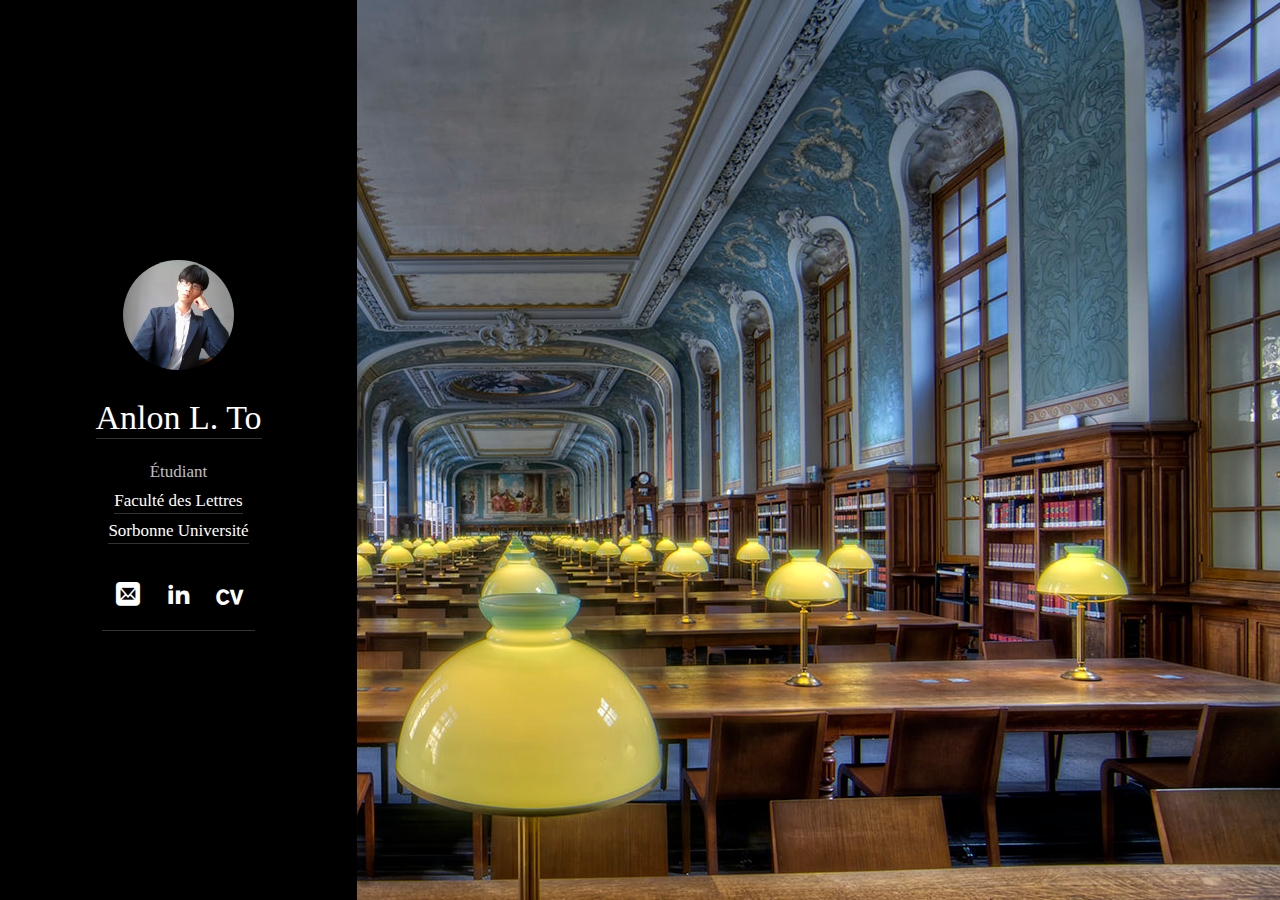
<file: index.html>
<!DOCTYPE html>
<html lang="en"><!--
 __  __                __                                     __
/\ \/\ \              /\ \             __                    /\ \
\ \ \_\ \   __  __    \_\ \      __   /\_\      __       ___ \ \ \/'\
 \ \  _  \ /\ \/\ \   /'_` \   /'__`\ \/\ \   /'__`\    /'___\\ \ , <
  \ \ \ \ \\ \ \_\ \ /\ \L\ \ /\  __/  \ \ \ /\ \L\.\_ /\ \__/ \ \ \\`\
   \ \_\ \_\\/`____ \\ \___,_\\ \____\ _\ \ \\ \__/.\_\\ \____\ \ \_\ \_\
    \/_/\/_/ `/___/> \\/__,_ / \/____//\ \_\ \\/__/\/_/ \/____/  \/_/\/_/
                /\___/                \ \____/
                \/__/                  \/___/

Powered by Hydejack v8.5.1 <https://hydejack.com/>
-->











<head>
  



<meta charset="utf-8">
<meta name="viewport" content="width=device-width, initial-scale=1, maximum-scale=1, user-scalable=no">
<meta http-equiv="x-ua-compatible" content="ie=edge">




  
<!-- Begin Jekyll SEO tag v2.6.1 -->
<title>Anlon L. To | Étudiant</title>
<meta name="generator" content="Jekyll v3.8.6" />
<meta property="og:title" content="Anlon L. To" />
<meta name="author" content="Anlon L. To" />
<meta property="og:locale" content="fr" />
<meta name="description" content="Étudiant" />
<meta property="og:description" content="Étudiant" />
<link rel="canonical" href="http://localhost:4000/" />
<meta property="og:url" content="http://localhost:4000/" />
<meta property="og:site_name" content="Anlon L. To" />
<script type="application/ld+json">
{"publisher":{"@type":"Organization","logo":{"@type":"ImageObject","url":"http://localhost:4000/assets/img/bio-photo.jpg"},"name":"Anlon L. To"},"url":"http://localhost:4000/","name":"Anlon L. To","author":{"@type":"Person","name":"Anlon L. To"},"description":"Étudiant","headline":"Anlon L. To","@type":"WebSite","@context":"https://schema.org"}</script>
<!-- End Jekyll SEO tag -->


  

  


<meta name="mobile-web-app-capable" content="yes">

<meta name="apple-mobile-web-app-capable" content="yes">
<meta name="apple-mobile-web-app-title" content="Anlon L. To">
<meta name="apple-mobile-web-app-status-bar-style" content="black">

<meta name="application-name" content="Anlon L. To">
<meta name="msapplication-config" content="/assets/ieconfig.xml">


<meta name="theme-color" content="rgb(0,0,0)">


<meta name="generator" content="Hydejack v8.5.1" />




<link rel="alternate" href="http://localhost:4000/" hreflang="fr">

<link rel="shortcut icon" href="/assets/icons/favicon.ico">
<link rel="apple-touch-icon" href="/assets/icons/icon.png">

<link rel="manifest" href="/assets/manifest.json">



  <link rel="dns-prefetch" href="https://www.google-analytics.com">



<link rel="dns-prefetch" href="/" id="_baseURL">
<link rel="dns-prefetch" href="/assets/js/hydejack-legacy-8.5.1.js" id="_hrefJS">
<link rel="dns-prefetch" href="/sw.js" id="_hrefSW">
<link rel="dns-prefetch" href="/assets/bower_components/fontfaceobserver/fontfaceobserver.standalone.js" id="_hrefFFO">
<link rel="dns-prefetch" href="/assets/bower_components/katex/dist/katex.min.js" id="_hrefKatexJS">
<link rel="dns-prefetch" href="/assets/bower_components/katex/dist/katex.min.css" id="_hrefKatexCSS">
<link rel="dns-prefetch" href="/assets/bower_components/katex/dist/contrib/copy-tex.min.js" id="_hrefKatexCopyJS">
<link rel="dns-prefetch" href="/assets/bower_components/katex/dist/contrib/copy-tex.min.css" id="_hrefKatexCopyCSS">
<link rel="dns-prefetch" href="/assets/img/swipe.svg" id="_hrefSwipeSVG">




<script>
!function(e,t){"use strict";function n(e,t,n,r){e.addEventListener?e.addEventListener(t,n,r):e.attachEvent?e.attachEvent("on"+t,n):e["on"+t]=n}e.loadJS=function(e,r){var o=t.createElement("script");o.src=e,r&&n(o,"load",r,{once:!0});var a=t.scripts[0];return a.parentNode.insertBefore(o,a),o},e._loaded=!1,e.loadJSDeferred=function(r,o){function a(){e._loaded=!0,o&&n(d,"load",o,{once:!0});var r=t.scripts[0];r.parentNode.insertBefore(d,r)}var d=t.createElement("script");return d.src=r,e._loaded?a():n(e,"load",a,{once:!0}),d},e.setRel=e.setRelStylesheet=function(e){function n(){this.rel="stylesheet"}var r=t.getElementById(e);r.addEventListener?r.addEventListener("load",n,{once:!0}):r.onload=n}}(window,document);
;
!function(a){"use strict";var b=function(b,c,d){function e(a){return h.body?a():void setTimeout(function(){e(a)})}function f(){i.addEventListener&&i.removeEventListener("load",f),i.media=d||"all"}var g,h=a.document,i=h.createElement("link");if(c)g=c;else{var j=(h.body||h.getElementsByTagName("head")[0]).childNodes;g=j[j.length-1]}var k=h.styleSheets;i.rel="stylesheet",i.href=b,i.media="only x",e(function(){g.parentNode.insertBefore(i,c?g:g.nextSibling)});var l=function(a){for(var b=i.href,c=k.length;c--;)if(k[c].href===b)return a();setTimeout(function(){l(a)})};return i.addEventListener&&i.addEventListener("load",f),i.onloadcssdefined=l,l(f),i};"undefined"!=typeof exports?exports.loadCSS=b:a.loadCSS=b}("undefined"!=typeof global?global:this);
;
!function(a){if(a.loadCSS){var b=loadCSS.relpreload={};if(b.support=function(){try{return a.document.createElement("link").relList.supports("preload")}catch(b){return!1}},b.poly=function(){for(var b=a.document.getElementsByTagName("link"),c=0;c<b.length;c++){var d=b[c];"preload"===d.rel&&"style"===d.getAttribute("as")&&(a.loadCSS(d.href,d,d.getAttribute("media")),d.rel=null)}},!b.support()){b.poly();var c=a.setInterval(b.poly,300);a.addEventListener&&a.addEventListener("load",function(){b.poly(),a.clearInterval(c)}),a.attachEvent&&a.attachEvent("onload",function(){a.clearInterval(c)})}}}(this);
;
!function(w, d) {
  w._noPushState = false;
  w._noDrawer = true;
}(window, document);
</script>

<!--[if gt IE 8]><!---->











  <link rel="stylesheet" href="/assets/css/hydejack-8.5.1.css">
  <link rel="stylesheet" href="/assets/icomoon/style.css">
  


<!--<![endif]-->



<link rel="stylesheet" href="/assets/css/academicons.min.css"/>
<link rel="stylesheet" href="/assets/css/fontawesome-all.min.css"/>


</head>

<body class="no-color-transition">
  
<div style="background-image:url('background.jpg');background-repeat:no-repeat;background-position:center right -10px;height:120%;">

<hy-push-state
  replace-ids="_main"
  link-selector="a[href]:not([href*='/assets/']):not(.external):not(.no-push-state)"
  duration="250"
  script-selector="script:not([type^='math/tex'])"
  prefetch
>
 
  
    <main
  id="_main"
  class="content fade-in layout-page"
  role="main"
  data-color="rgb(4,30,66)"
  data-theme-color="rgb(0,0,0)"
  
    data-image="/rgb(0,0,0)"
    data-overlay
  
  >
  

  

</main>

    <hy-drawer
  class=""
  align="left"
  threshold="10"
  touch-events
  prevent-default
>
  <header id="_sidebar" class="sidebar" role="banner">
    
    <div class="sidebar-bg sidebar-overlay" style="background-color:rgb(0,0,0);background-image:url(/rgb(0,0,0))"></div>

    <div class="sidebar-sticky">
      <div class="sidebar-about">
        
          <a class="no-hover" href="/" tabindex="-1">
            <img src="/assets/img/bio-photo.jpg" class="avatar" alt="Anlon L. To" data-ignore />
          </a>
        
        <h2 class="h1"><a href="/">Anlon L. To</a></h2>
        
        
          <p class="">
            Étudiant<br />
<a href="http://lettres.sorbonne-universite.fr/">Faculté des Lettres</a><br />
<a href="http://www.sorbonne-universite.fr/">Sorbonne Université</a>

          </p>
        
      </div>

      <nav class="sidebar-nav heading" role="navigation">
        <span class="sr-only">Navigation:</span>
<ul>
  
    

    
    
</ul>

      </nav>

      

      <div class="sidebar-social">
        <span class="sr-only">Social:</span>
<ul>
  
    
      



  

  
  
  
  

  

  

 <li>
    <a href="mailto:anlon.to@etu.sorbonne-universite.fr" title="Email" class="no-mark-external">
      <span class="icon-mail"></span>
      <span class="sr-only">Email</span>
    </a>
  </li>


    
      



  

  
  
  
  

  

  

  <li>
    <a href="https://www.linkedin.com/in/anlon" title="LinkedIn" class="no-mark-external">
      <span class="icon-linkedin2"></span>
      <span class="sr-only">LinkedIn</span>
    </a>
  </li>


    
    <li>
        <a href="/assets/research/AnlonToCV.pdf" title="CV" class="no-mark-external">
            <span class="ai ai-cv ai-lg"></span>
            <span class="sr-only">CV</span>
        </a>
    </li>
  
</ul>

      </div>
    </div>
  </header>
</hy-drawer>
<hr class="sr-only" hidden />

  
</hy-push-state>

<!--[if gt IE 10]><!---->

  <script type="module">window.__ESM__=!0; import '/assets/js/hydejack-8.5.1.js';</script>
  <script nomodule>if (!window.__ESM__) loadJSDeferred(document.getElementById('_hrefJS').href);</script>
  

  
  <script>!function(w, d) {
    w.ga=w.ga||function(){(ga.q=ga.q||[]).push(arguments)};ga.l=+new Date;

    /**/
      ga('create', 'UA-113354553-2', 'auto');
    /**/

    var pushStateEl = d.getElementsByTagName('hy-push-state')[0];
    var timeoutId;
    pushStateEl.addEventListener('hy-push-state-load', function() {
      w.clearTimeout(timeoutId);
      timeoutId = w.setTimeout(function() {
        ga('set', 'page', w.location.pathname);
        ga('send', 'pageview');
      }, 500);
    });

    d.addEventListener('hy--cookies-ok', function () {
      w.ga(function(tracker) {
        w.ga("set", "anonymizeIp", undefined);
        localStorage && localStorage.setItem("ga--client-id", tracker.get("clientId"));
      });
    });

    w.loadJSDeferred('https://www.google-analytics.com/analytics.js');
  }(window, document);</script>



<!--<![endif]-->




<h2 class="sr-only" hidden>Templates (for web app):</h2>

<template id="_animation-template" hidden>
  <div class="animation-main fixed-top">
    <div class="content">
      <div class="page"></div>
    </div>
  </div>
</template>

<template id="_loading-template" hidden>
  <div class="loading nav-btn fr">
    <span class="sr-only">Loading…</span>
    <span class="icon-cog"></span>
  </div>
</template>

<template id="_error-template" hidden>
  <div class="page">
    <h1 class="page-title">Error</h1>
    
    
    <p class="lead">
      Sorry, an error occurred while loading <a class="this-link" href=""></a>.

    </p>
  </div>
</template>

<template id="_forward-template" hidden>
  <button id="_forward" class="forward nav-btn no-hover fl">
    <span class="sr-only">Forward</span>
    <span class="icon-arrow-right2"></span>
  </button>
</template>

<template id="_back-template" hidden>
  <button id="_back" class="back nav-btn no-hover fl">
    <span class="sr-only">Back</span>
    <span class="icon-arrow-left2"></span>
  </button>
</template>

<template id="_permalink-template" hidden>
  <a href="#" class="permalink">
    <span class="sr-only">Permalink</span>
    <span class="icon-link"></span>
  </a>
</template>




</body>
</html>
</file>
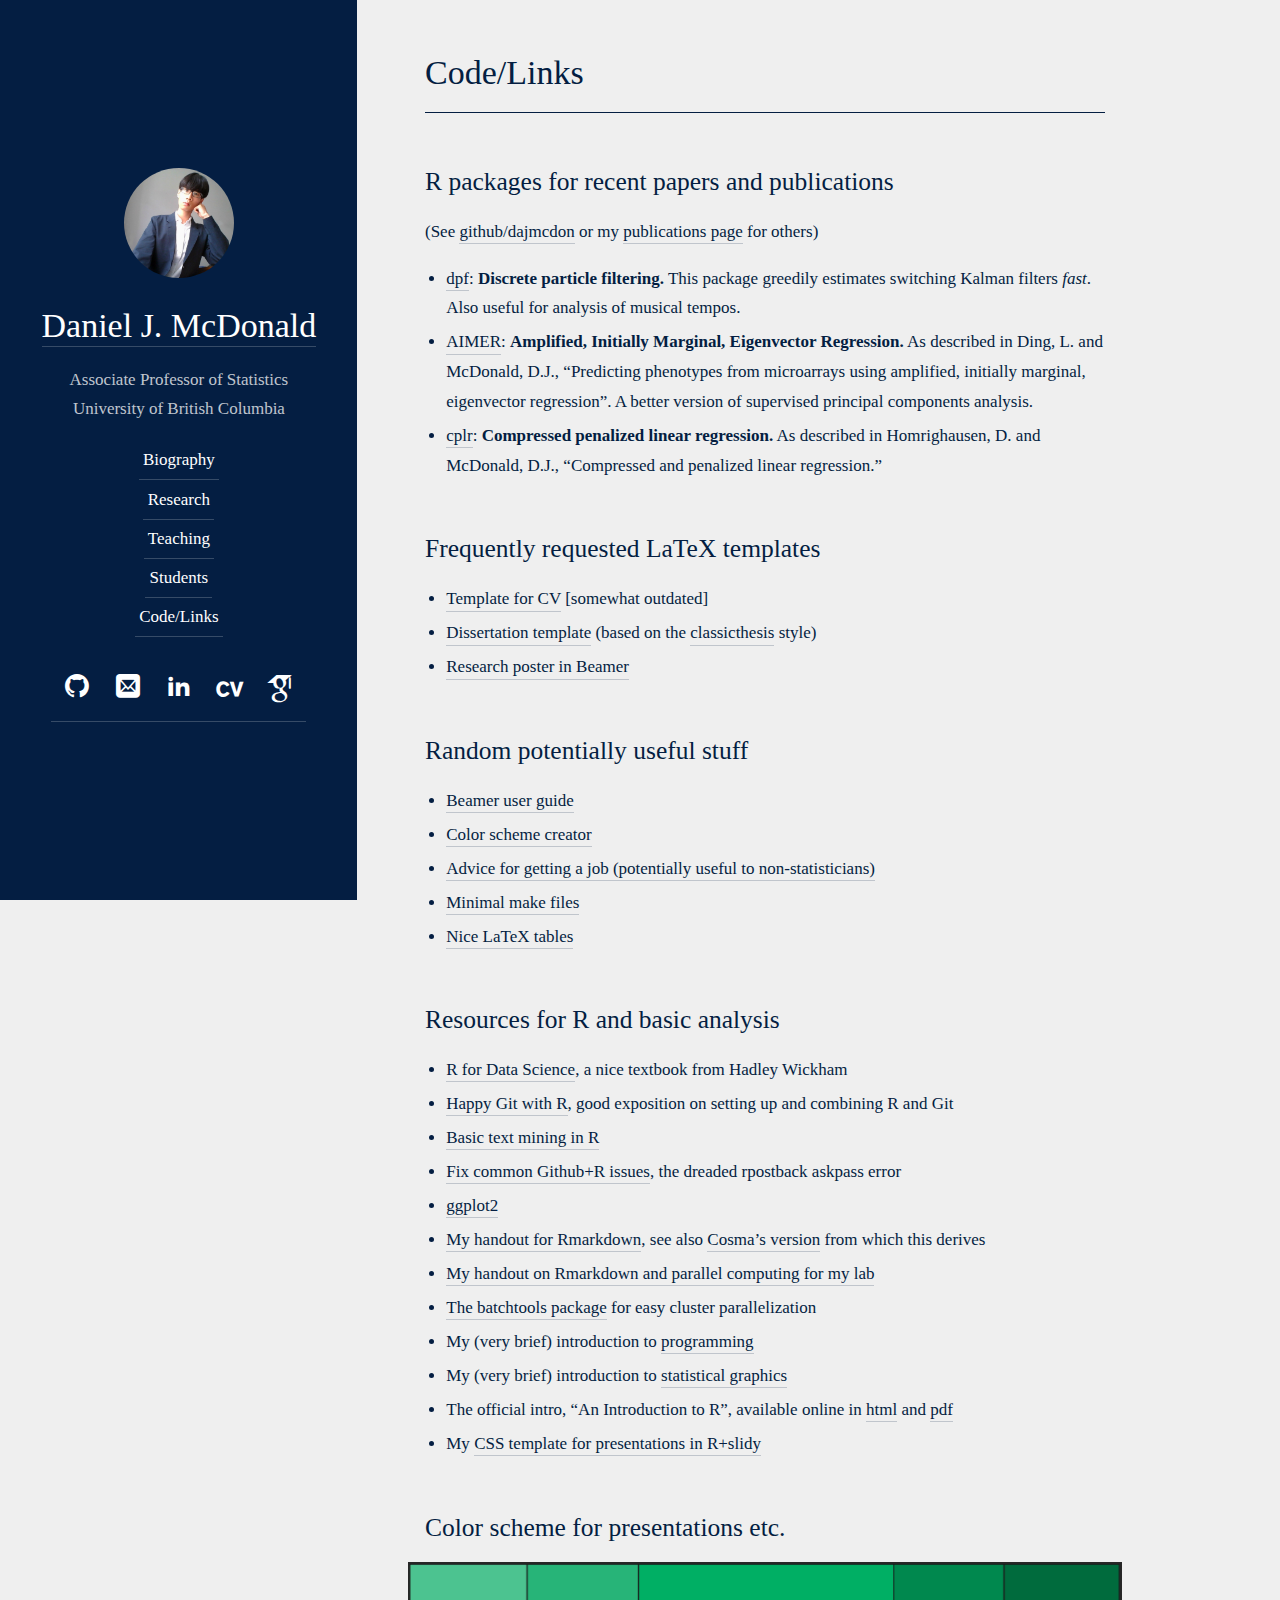
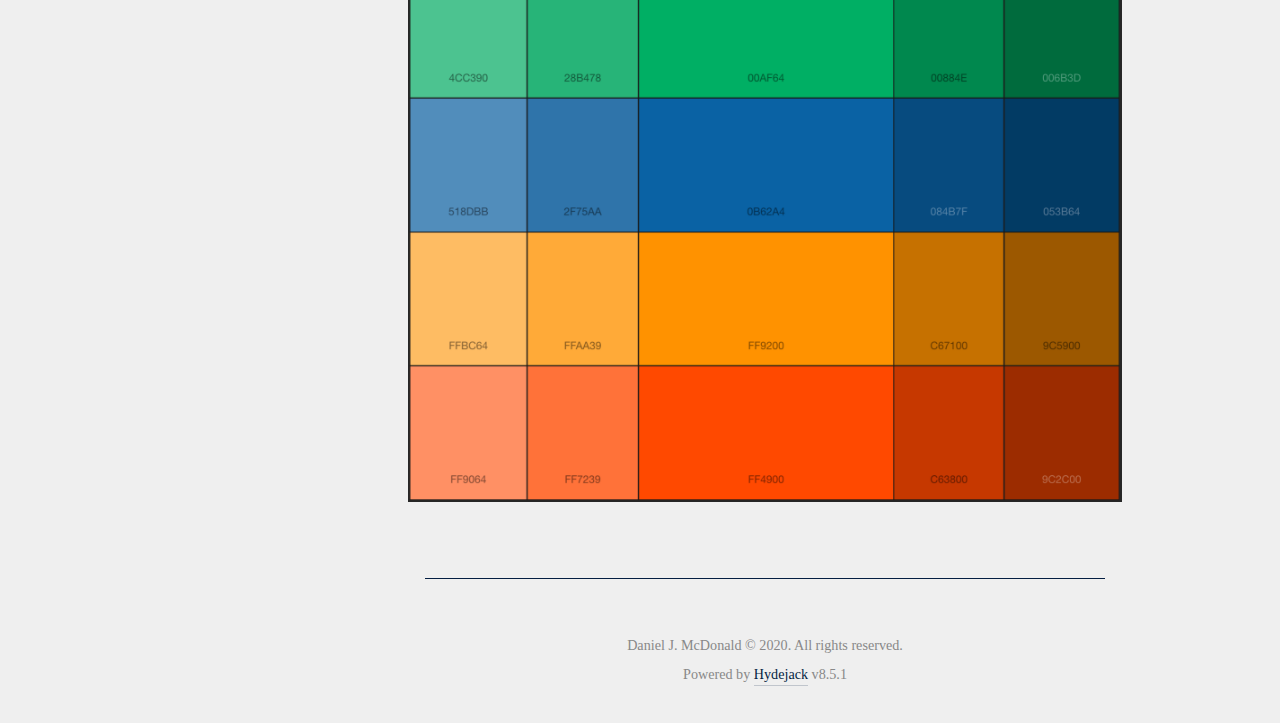
<file: code-links/index.html>
<!DOCTYPE html>
<html lang="en"><!--
 __  __                __                                     __
/\ \/\ \              /\ \             __                    /\ \
\ \ \_\ \   __  __    \_\ \      __   /\_\      __       ___ \ \ \/'\
 \ \  _  \ /\ \/\ \   /'_` \   /'__`\ \/\ \   /'__`\    /'___\\ \ , <
  \ \ \ \ \\ \ \_\ \ /\ \L\ \ /\  __/  \ \ \ /\ \L\.\_ /\ \__/ \ \ \\`\
   \ \_\ \_\\/`____ \\ \___,_\\ \____\ _\ \ \\ \__/.\_\\ \____\ \ \_\ \_\
    \/_/\/_/ `/___/> \\/__,_ / \/____//\ \_\ \\/__/\/_/ \/____/  \/_/\/_/
                /\___/                \ \____/
                \/__/                  \/___/

Powered by Hydejack v8.5.1 <https://hydejack.com/>
-->











<head>
  



<meta charset="utf-8">
<meta name="viewport" content="width=device-width, initial-scale=1, maximum-scale=1, user-scalable=no">
<meta http-equiv="x-ua-compatible" content="ie=edge">




  
<!-- Begin Jekyll SEO tag v2.6.1 -->
<title>Code/Links | Daniel J. McDonald</title>
<meta name="generator" content="Jekyll v3.8.6" />
<meta property="og:title" content="Code/Links" />
<meta name="author" content="Daniel J. McDonald" />
<meta property="og:locale" content="en" />
<meta name="description" content="Associate Professor of Statistics" />
<meta property="og:description" content="Associate Professor of Statistics" />
<link rel="canonical" href="https://dajmcdon.github.io/code-links/" />
<meta property="og:url" content="https://dajmcdon.github.io/code-links/" />
<meta property="og:site_name" content="Daniel J. McDonald" />
<script type="application/ld+json">
{"publisher":{"@type":"Organization","logo":{"@type":"ImageObject","url":"https://dajmcdon.github.io/assets/img/bio-photo.jpg"},"name":"Daniel J. McDonald"},"url":"https://dajmcdon.github.io/code-links/","author":{"@type":"Person","name":"Daniel J. McDonald"},"description":"Associate Professor of Statistics","headline":"Code/Links","@type":"WebPage","@context":"https://schema.org"}</script>
<!-- End Jekyll SEO tag -->


  

  


<meta name="mobile-web-app-capable" content="yes">

<meta name="apple-mobile-web-app-capable" content="yes">
<meta name="apple-mobile-web-app-title" content="Daniel J. McDonald">
<meta name="apple-mobile-web-app-status-bar-style" content="black">

<meta name="application-name" content="Daniel J. McDonald">
<meta name="msapplication-config" content="/assets/ieconfig.xml">


<meta name="theme-color" content="rgb(4,30,66)">


<meta name="generator" content="Hydejack v8.5.1" />




<link rel="alternate" href="https://dajmcdon.github.io/code-links/" hreflang="en">

<link rel="shortcut icon" href="/assets/icons/favicon.ico">
<link rel="apple-touch-icon" href="/assets/icons/icon.png">

<link rel="manifest" href="/assets/manifest.json">



  <link rel="dns-prefetch" href="https://www.google-analytics.com">



<link rel="dns-prefetch" href="/" id="_baseURL">
<link rel="dns-prefetch" href="/assets/js/hydejack-legacy-8.5.1.js" id="_hrefJS">
<link rel="dns-prefetch" href="/sw.js" id="_hrefSW">
<link rel="dns-prefetch" href="/assets/bower_components/fontfaceobserver/fontfaceobserver.standalone.js" id="_hrefFFO">
<link rel="dns-prefetch" href="/assets/bower_components/katex/dist/katex.min.js" id="_hrefKatexJS">
<link rel="dns-prefetch" href="/assets/bower_components/katex/dist/katex.min.css" id="_hrefKatexCSS">
<link rel="dns-prefetch" href="/assets/bower_components/katex/dist/contrib/copy-tex.min.js" id="_hrefKatexCopyJS">
<link rel="dns-prefetch" href="/assets/bower_components/katex/dist/contrib/copy-tex.min.css" id="_hrefKatexCopyCSS">
<link rel="dns-prefetch" href="/assets/img/swipe.svg" id="_hrefSwipeSVG">




<script>
!function(e,t){"use strict";function n(e,t,n,r){e.addEventListener?e.addEventListener(t,n,r):e.attachEvent?e.attachEvent("on"+t,n):e["on"+t]=n}e.loadJS=function(e,r){var o=t.createElement("script");o.src=e,r&&n(o,"load",r,{once:!0});var a=t.scripts[0];return a.parentNode.insertBefore(o,a),o},e._loaded=!1,e.loadJSDeferred=function(r,o){function a(){e._loaded=!0,o&&n(d,"load",o,{once:!0});var r=t.scripts[0];r.parentNode.insertBefore(d,r)}var d=t.createElement("script");return d.src=r,e._loaded?a():n(e,"load",a,{once:!0}),d},e.setRel=e.setRelStylesheet=function(e){function n(){this.rel="stylesheet"}var r=t.getElementById(e);r.addEventListener?r.addEventListener("load",n,{once:!0}):r.onload=n}}(window,document);
;
!function(a){"use strict";var b=function(b,c,d){function e(a){return h.body?a():void setTimeout(function(){e(a)})}function f(){i.addEventListener&&i.removeEventListener("load",f),i.media=d||"all"}var g,h=a.document,i=h.createElement("link");if(c)g=c;else{var j=(h.body||h.getElementsByTagName("head")[0]).childNodes;g=j[j.length-1]}var k=h.styleSheets;i.rel="stylesheet",i.href=b,i.media="only x",e(function(){g.parentNode.insertBefore(i,c?g:g.nextSibling)});var l=function(a){for(var b=i.href,c=k.length;c--;)if(k[c].href===b)return a();setTimeout(function(){l(a)})};return i.addEventListener&&i.addEventListener("load",f),i.onloadcssdefined=l,l(f),i};"undefined"!=typeof exports?exports.loadCSS=b:a.loadCSS=b}("undefined"!=typeof global?global:this);
;
!function(a){if(a.loadCSS){var b=loadCSS.relpreload={};if(b.support=function(){try{return a.document.createElement("link").relList.supports("preload")}catch(b){return!1}},b.poly=function(){for(var b=a.document.getElementsByTagName("link"),c=0;c<b.length;c++){var d=b[c];"preload"===d.rel&&"style"===d.getAttribute("as")&&(a.loadCSS(d.href,d,d.getAttribute("media")),d.rel=null)}},!b.support()){b.poly();var c=a.setInterval(b.poly,300);a.addEventListener&&a.addEventListener("load",function(){b.poly(),a.clearInterval(c)}),a.attachEvent&&a.attachEvent("onload",function(){a.clearInterval(c)})}}}(this);
;
!function(w, d) {
  w._noPushState = false;
  w._noDrawer = true;
}(window, document);
</script>

<!--[if gt IE 8]><!---->











  <link rel="stylesheet" href="/assets/css/hydejack-8.5.1.css">
  <link rel="stylesheet" href="/assets/icomoon/style.css">
  


<!--<![endif]-->



<link rel="stylesheet" href="/assets/css/academicons.min.css"/>
<link rel="stylesheet" href="/assets/css/fontawesome-all.min.css"/>


</head>

<body class="no-color-transition">
  

<hy-push-state
  replace-ids="_main"
  link-selector="a[href]:not([href*='/assets/']):not(.external):not(.no-push-state)"
  duration="250"
  script-selector="script:not([type^='math/tex'])"
  prefetch
>
  
    <main
  id="_main"
  class="content fade-in layout-page"
  role="main"
  data-color="rgb(4,30,66)"
  data-theme-color="rgb(4,30,66)"
  
    data-image="/rgb(4,30,66)"
    data-overlay
  
  >
  <article class="page" role="article">
  <header>
    <h1 class="page-title">Code/Links</h1>
    



  <div class="hr pb0"></div>


  </header>

  <h2 id="r-packages-for-recent-papers-and-publications">R packages for recent papers and publications</h2>

<p>(See <a href="http://github.com/dajmcdon">github/dajmcdon</a> or my
  <a href="/publications/">publications page</a> for others)</p>
<ul>
  <li><a href="http://github.com/dajmcdon/dpf">dpf</a>: <strong>Discrete particle
filtering.</strong> This package greedily estimates switching Kalman filters
<em>fast</em>. Also useful for analysis of musical tempos.</li>
  <li><a href="http://github.com/dajmcdon/aimer">AIMER</a>: <strong>Amplified, Initially Marginal, Eigenvector Regression.</strong> As described in Ding, L. and McDonald, D.J.,
“Predicting phenotypes from microarrays using amplified, initially
marginal, eigenvector regression”. A better version of supervised
principal components analysis.</li>
  <li><a href="http://github.com/dajmcdon/cplr">cplr</a>: <strong>Compressed penalized linear regression.</strong> As described in Homrighausen, D. and McDonald, D.J.,
“Compressed and penalized linear regression.”</li>
</ul>

<h2 id="frequently-requested-latex-templates">Frequently requested LaTeX templates</h2>

<ul>
  <li><a href="/assets/code-links/cv.tex">Template for CV</a> [somewhat outdated]</li>
  <li><a href="/assets/code-links/thesis.zip">Dissertation template</a> (based on the <a href="http://www.ctan.org/tex-archive/macros/latex/contrib/classicthesis/">classicthesis</a> style)</li>
  <li><a href="/assets/code-links/poster.zip">Research poster in Beamer</a></li>
</ul>

<h2 id="random-potentially-useful-stuff">Random potentially useful stuff</h2>

<ul>
  <li><a href="http://www.math.umbc.edu/~rouben/beamer/quickstart.htm">Beamer user guide</a></li>
  <li><a href="http://paletton.com/#uid=7330u0kw0w3jwDdoPy8y7oQDbjx">Color scheme creator</a></li>
  <li><a href="/assets/code-links/marketadvice.pdf">Advice for getting a job (potentially useful to non-statisticians)</a></li>
  <li><a href="http://kbroman.org/minimal_make/">Minimal make files</a></li>
  <li><a href="https://www.inf.ethz.ch/personal/markusp/teaching/guides/guide-tables.pdf">Nice LaTeX tables</a></li>
</ul>

<h2 id="resources-for-r-and-basic-analysis">Resources for R and basic analysis</h2>

<ul>
  <li><a href="http://r4ds.had.co.nz">R for Data Science</a>, a nice textbook from Hadley Wickham</li>
  <li><a href="http://happygitwithr.com">Happy Git with R</a>, good exposition on setting up and combining R and Git</li>
  <li><a href="https://rstudio-pubs-static.s3.amazonaws.com/265713_cbef910aee7642dc8b62996e38d2825d.html">Basic text mining in R</a></li>
  <li><a href="http://ohi-science.org/manual/#rpostback-askpass-error">Fix common Github+R issues</a>, the dreaded rpostback askpass error</li>
  <li><a href="http://ggplot2.tidyverse.org">ggplot2</a></li>
  <li><a href="/assets/code-links/rmarkdownDetails.pdf">My handout for Rmarkdown</a>, see also <a href="http://www.stat.cmu.edu/~cshalizi/rmarkdown/">Cosma’s version</a> from which this derives</li>
  <li><a href="/assets/code-links/computing.pdf">My handout on Rmarkdown and parallel computing for my lab</a></li>
  <li><a href="https://mllg.github.io/batchtools/index.html">The batchtools package</a> for easy cluster parallelization</li>
  <li>My (very brief) introduction to <a href="/assets/code-links/programming.pdf">programming</a></li>
  <li>My (very brief) introduction to <a href="/assets/code-links/graphics.pdf">statistical graphics</a></li>
  <li>The official intro, “An Introduction to R”, available online in <a href="http://cran.r-project.org/doc/manuals/R-intro.html">html</a> and <a href="http://cran.r-project.org/doc/manuals/R-intro.pdf">pdf</a></li>
  <li>My <a href="/assets/djmRslidy.css">CSS template for presentations in R+slidy</a></li>
</ul>

<h2 id="color-scheme-for-presentations-etc">Color scheme for presentations etc.</h2>

<p><img src="/assets/img/colors.png" alt="colors" class="lead" data-width="800" /></p>

</article>

  

  
<footer role="contentinfo">
  <hr/>
  
    <p><small class="copyright">Daniel J. McDonald © 2020. All rights reserved.
</small></p>
  
  
  <p><small>Powered by <a class="external" href="https://hydejack.com/">Hydejack</a> v<span id="_version">8.5.1</span></small></p>
  <hr class="sr-only"/>
</footer>


</main>

    <hy-drawer
  class=""
  align="left"
  threshold="10"
  touch-events
  prevent-default
>
  <header id="_sidebar" class="sidebar" role="banner">
    
    <div class="sidebar-bg sidebar-overlay" style="background-color:rgb(4,30,66);background-image:url(/rgb(4,30,66))"></div>

    <div class="sidebar-sticky">
      <div class="sidebar-about">
        
          <a class="no-hover" href="/" tabindex="-1">
            <img src="/assets/img/bio-photo.jpg" class="avatar" alt="Daniel J. McDonald" data-ignore />
          </a>
        
        <h2 class="h1"><a href="/">Daniel J. McDonald</a></h2>
        
        
          <p class="">
            Associate Professor of Statistics<br /> University of British Columbia

          </p>
        
      </div>

      <nav class="sidebar-nav heading" role="navigation">
        <span class="sr-only">Navigation:</span>
<ul>
  
    
      
      <li>
        <a
          id="_navigation"
          href="/"
          class="sidebar-nav-item active"
          
        >
          Biography
        </a>
      </li>
    
      
      <li>
        <a
          
          href="/research/"
          class="sidebar-nav-item"
          
        >
          Research
        </a>
      </li>
    
      
      <li>
        <a
          
          href="/teaching/"
          class="sidebar-nav-item"
          
        >
          Teaching
        </a>
      </li>
    
      
      <li>
        <a
          
          href="/students/"
          class="sidebar-nav-item"
          
        >
          Students
        </a>
      </li>
    
      
      <li>
        <a
          
          href="/code-links/"
          class="sidebar-nav-item active"
          
        >
          Code/Links
        </a>
      </li>
    
  
</ul>

      </nav>

      

      <div class="sidebar-social">
        <span class="sr-only">Social:</span>
<ul>
  
    
      



  

  
  
  
  

  

  

  <li>
    <a href="https://github.com/dajmcdon" title="GitHub" class="no-mark-external">
      <span class="icon-github"></span>
      <span class="sr-only">GitHub</span>
    </a>
  </li>


    
      



  

  
  
  
  

  

  

  <li>
    <a href="mailto:daniel@stat.ubc.ca" title="Email" class="no-mark-external">
      <span class="icon-mail"></span>
      <span class="sr-only">Email</span>
    </a>
  </li>


    
      



  

  
  
  
  

  

  

  <li>
    <a href="https://www.linkedin.com/in/dajmcdon" title="LinkedIn" class="no-mark-external">
      <span class="icon-linkedin2"></span>
      <span class="sr-only">LinkedIn</span>
    </a>
  </li>


    
    <li>
        <a href="/assets/research/DanielMcDonaldCV.pdf" title="CV" class="no-mark-external">
            <span class="ai ai-cv ai-lg"></span>
            <span class="sr-only">CV</span>
        </a>
    </li>
    <li>
        <a
    href="https://scholar.google.com/citations?user=qRmkt6wAAAAJ&hl=en"
    title="google scholar" class="no-mark-external">
            <span class="ai ai-google-scholar ai-lg"></span>
            <span class="sr-only">Google Scholar</span>
        </a>
    </li>
  
</ul>

      </div>
    </div>
  </header>
</hy-drawer>
<hr class="sr-only" hidden />

  
</hy-push-state>

<!--[if gt IE 10]><!---->

  <script type="module">window.__ESM__=!0; import '/assets/js/hydejack-8.5.1.js';</script>
  <script nomodule>if (!window.__ESM__) loadJSDeferred(document.getElementById('_hrefJS').href);</script>
  

  
  <script>!function(w, d) {
    w.ga=w.ga||function(){(ga.q=ga.q||[]).push(arguments)};ga.l=+new Date;

    /**/
      ga('create', 'UA-113354553-2', 'auto');
    /**/

    var pushStateEl = d.getElementsByTagName('hy-push-state')[0];
    var timeoutId;
    pushStateEl.addEventListener('hy-push-state-load', function() {
      w.clearTimeout(timeoutId);
      timeoutId = w.setTimeout(function() {
        ga('set', 'page', w.location.pathname);
        ga('send', 'pageview');
      }, 500);
    });

    d.addEventListener('hy--cookies-ok', function () {
      w.ga(function(tracker) {
        w.ga("set", "anonymizeIp", undefined);
        localStorage && localStorage.setItem("ga--client-id", tracker.get("clientId"));
      });
    });

    w.loadJSDeferred('https://www.google-analytics.com/analytics.js');
  }(window, document);</script>



<!--<![endif]-->




<h2 class="sr-only" hidden>Templates (for web app):</h2>

<template id="_animation-template" hidden>
  <div class="animation-main fixed-top">
    <div class="content">
      <div class="page"></div>
    </div>
  </div>
</template>

<template id="_loading-template" hidden>
  <div class="loading nav-btn fr">
    <span class="sr-only">Loading…</span>
    <span class="icon-cog"></span>
  </div>
</template>

<template id="_error-template" hidden>
  <div class="page">
    <h1 class="page-title">Error</h1>
    
    
    <p class="lead">
      Sorry, an error occurred while loading <a class="this-link" href=""></a>.

    </p>
  </div>
</template>

<template id="_forward-template" hidden>
  <button id="_forward" class="forward nav-btn no-hover fl">
    <span class="sr-only">Forward</span>
    <span class="icon-arrow-right2"></span>
  </button>
</template>

<template id="_back-template" hidden>
  <button id="_back" class="back nav-btn no-hover fl">
    <span class="sr-only">Back</span>
    <span class="icon-arrow-left2"></span>
  </button>
</template>

<template id="_permalink-template" hidden>
  <a href="#" class="permalink">
    <span class="sr-only">Permalink</span>
    <span class="icon-link"></span>
  </a>
</template>




</body>
</html>
</file>
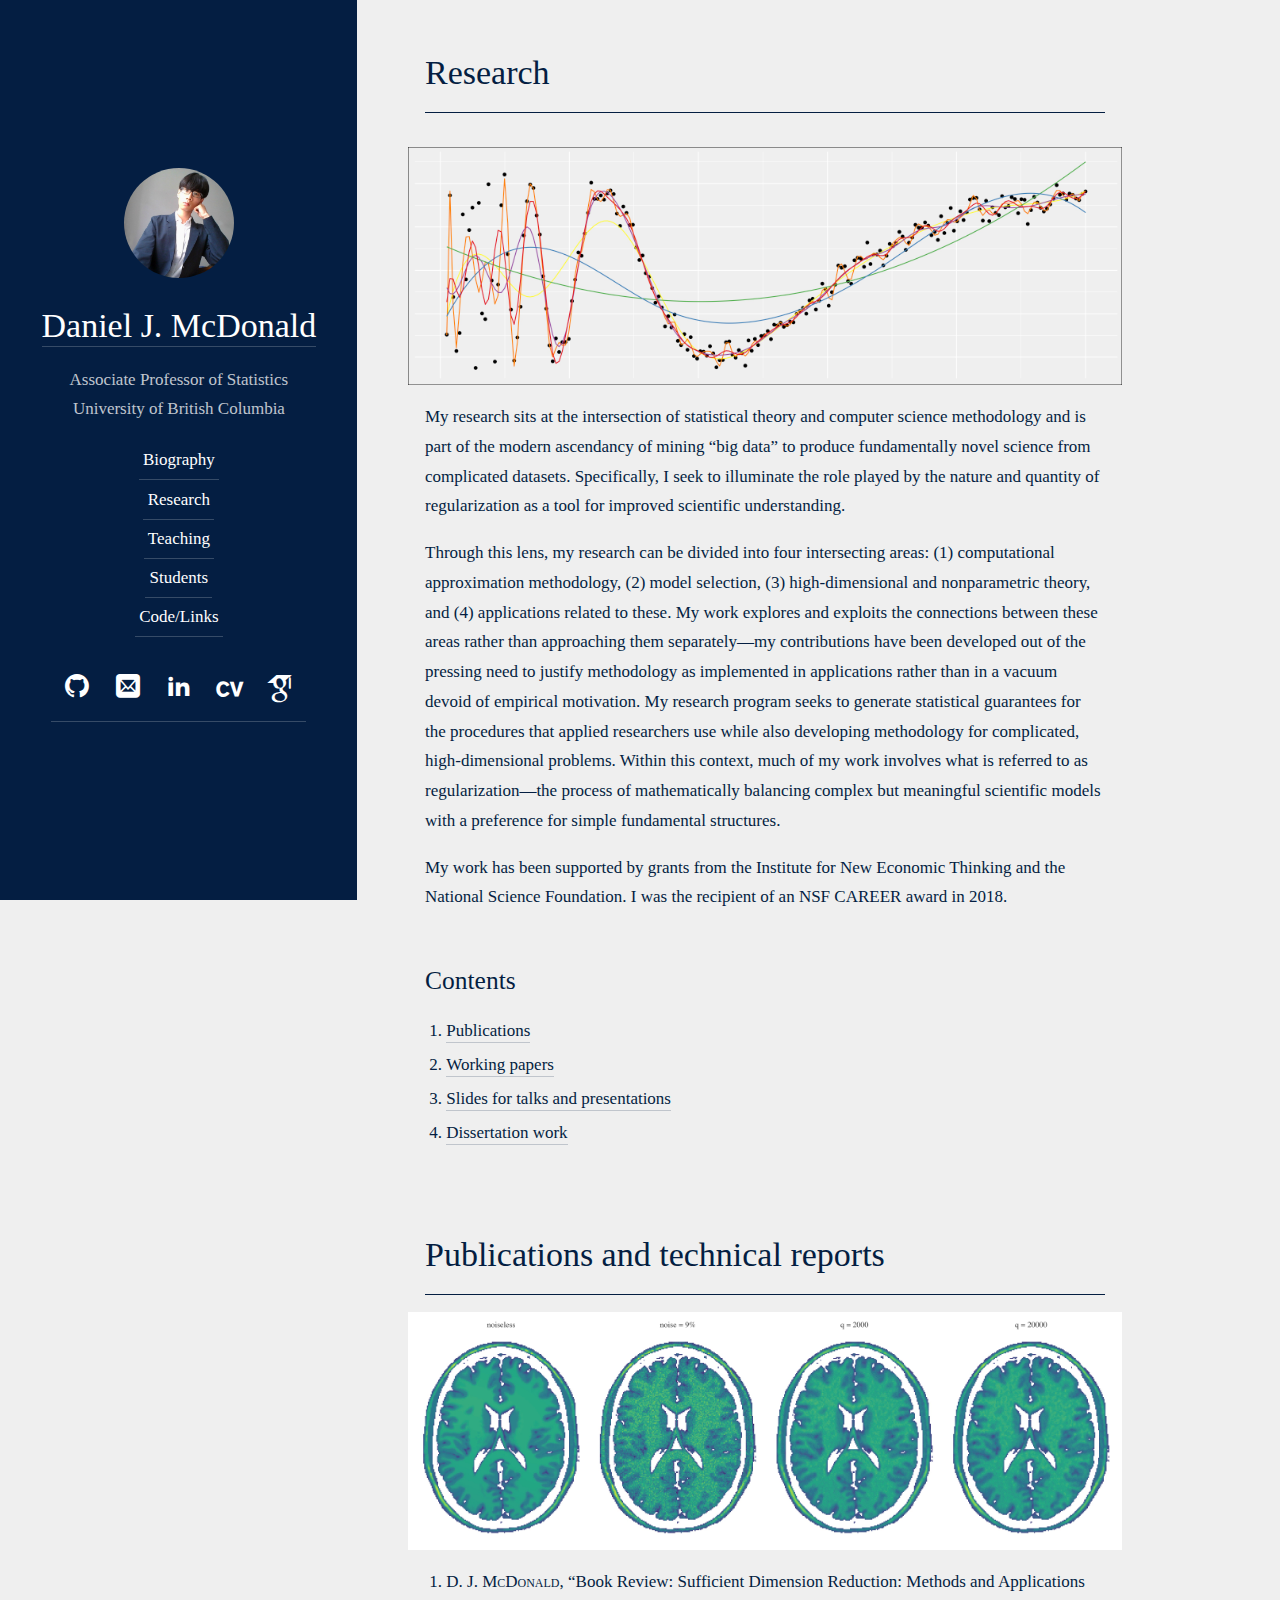
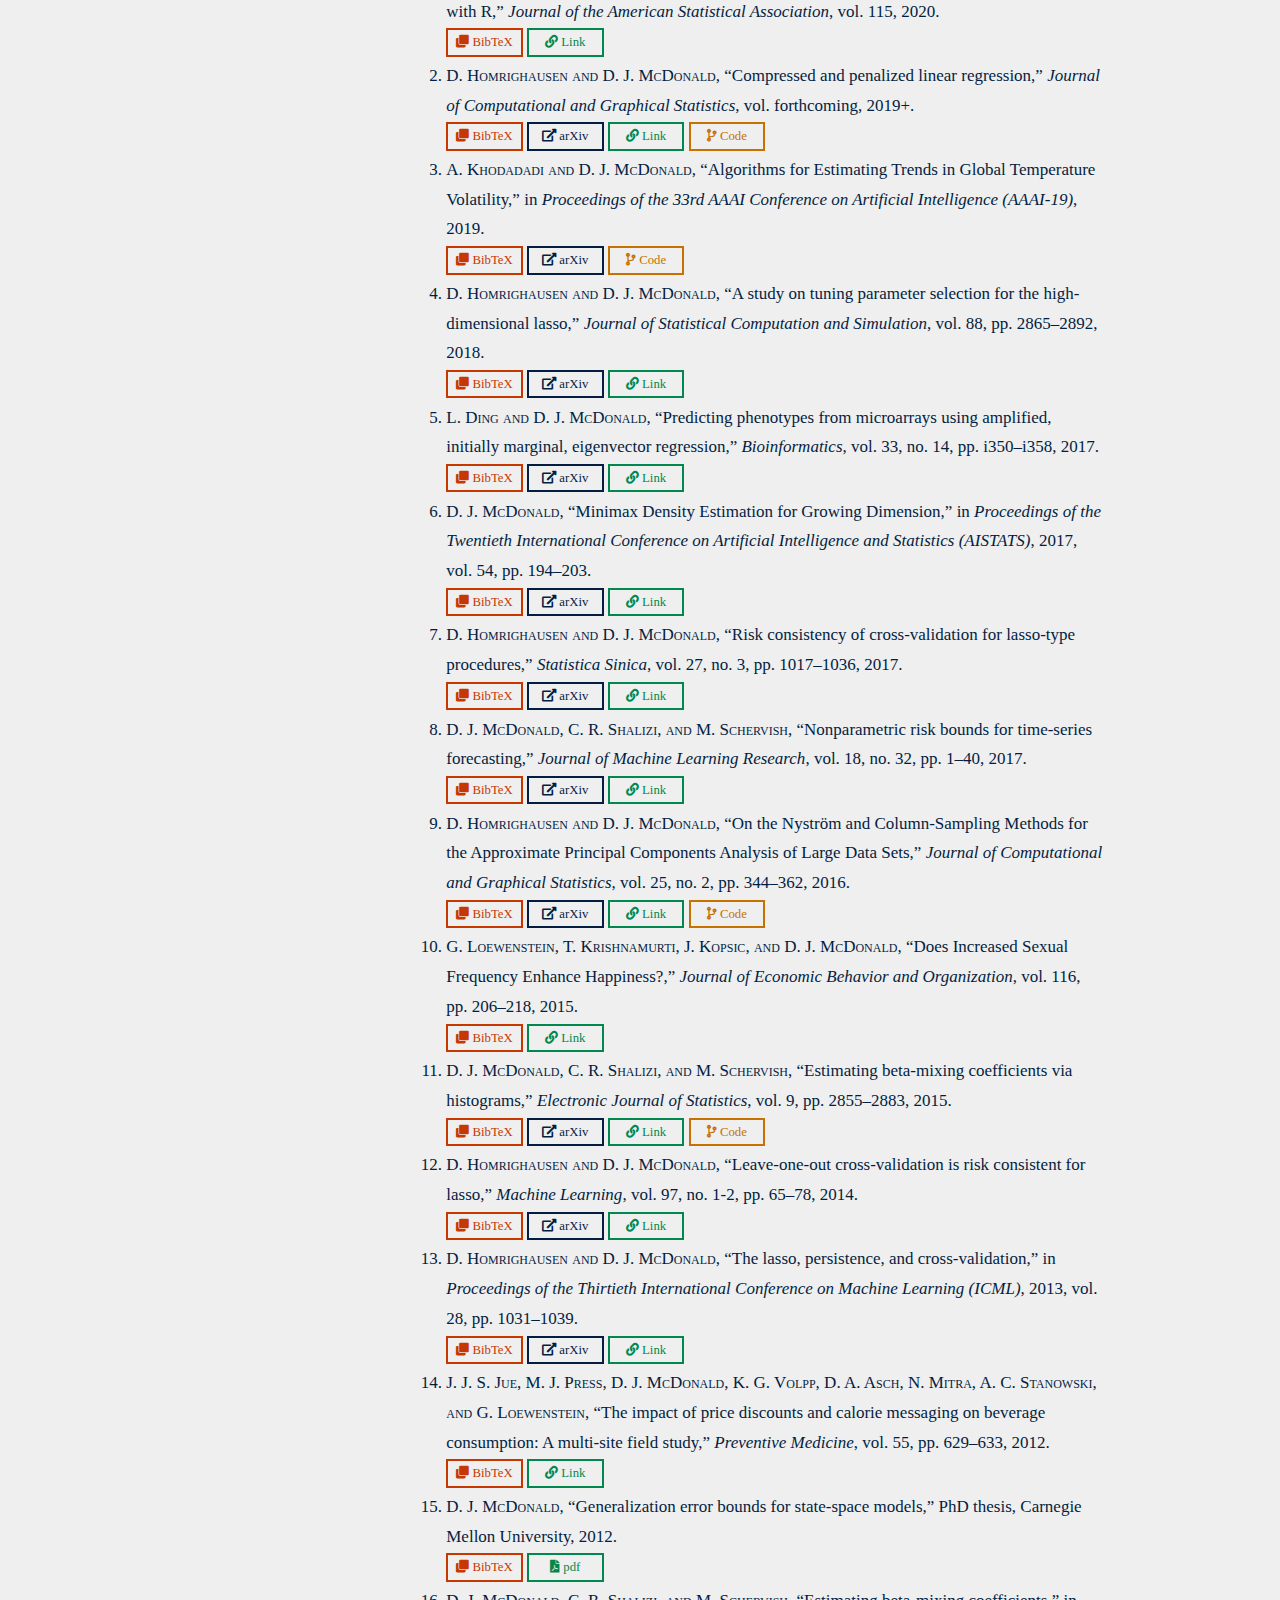
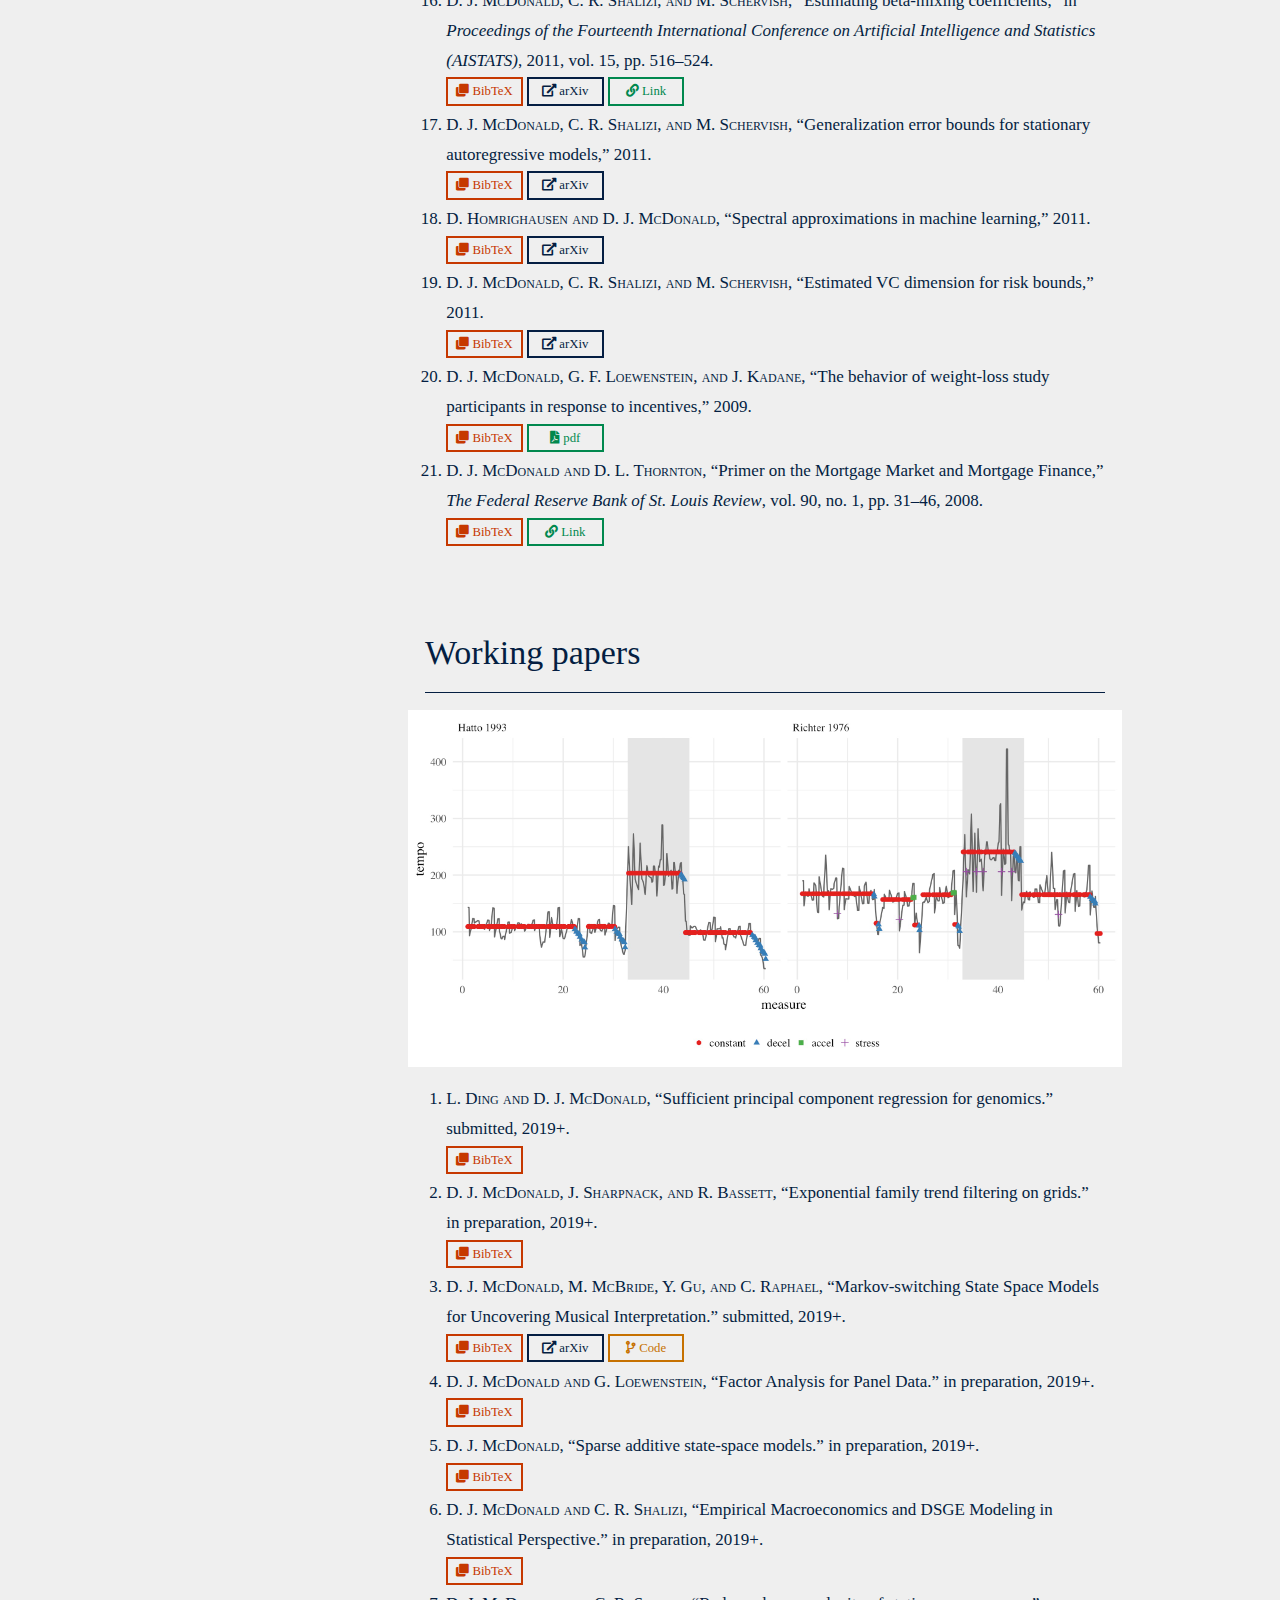
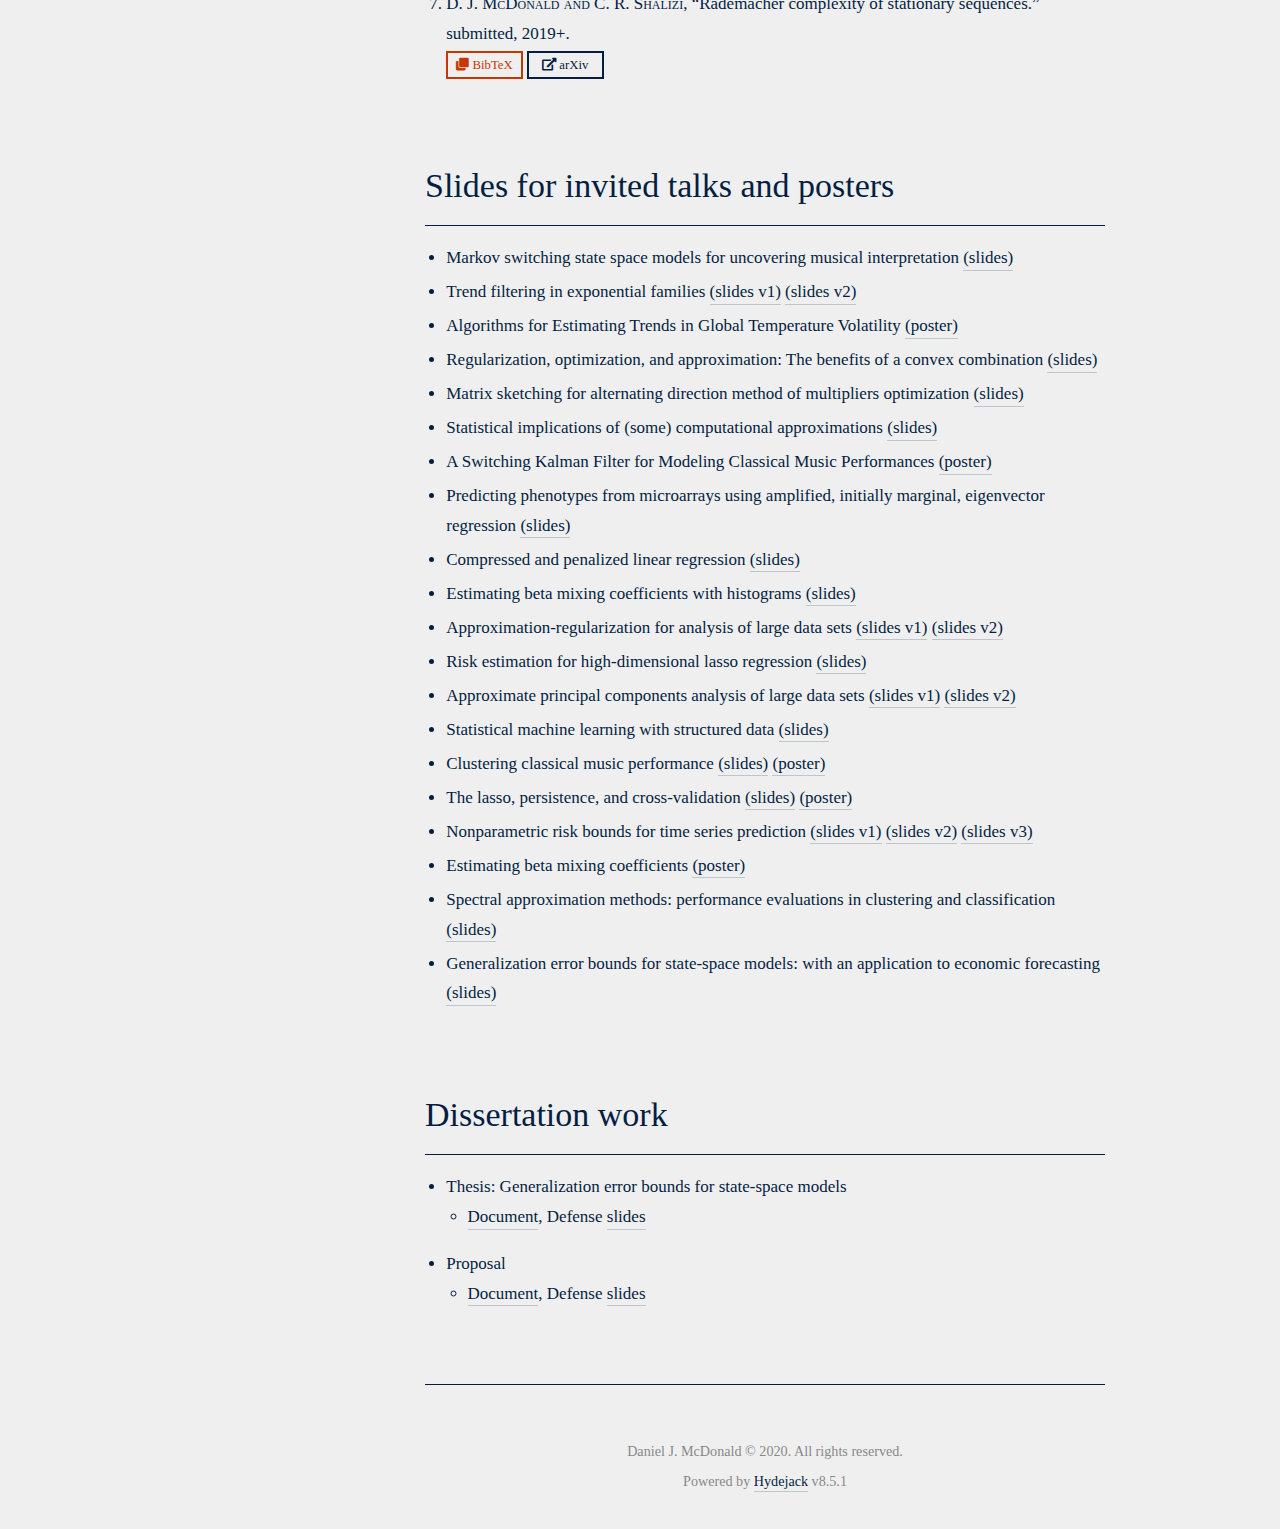
<file: research/index.html>
<!DOCTYPE html>
<html lang="en"><!--
 __  __                __                                     __
/\ \/\ \              /\ \             __                    /\ \
\ \ \_\ \   __  __    \_\ \      __   /\_\      __       ___ \ \ \/'\
 \ \  _  \ /\ \/\ \   /'_` \   /'__`\ \/\ \   /'__`\    /'___\\ \ , <
  \ \ \ \ \\ \ \_\ \ /\ \L\ \ /\  __/  \ \ \ /\ \L\.\_ /\ \__/ \ \ \\`\
   \ \_\ \_\\/`____ \\ \___,_\\ \____\ _\ \ \\ \__/.\_\\ \____\ \ \_\ \_\
    \/_/\/_/ `/___/> \\/__,_ / \/____//\ \_\ \\/__/\/_/ \/____/  \/_/\/_/
                /\___/                \ \____/
                \/__/                  \/___/

Powered by Hydejack v8.5.1 <https://hydejack.com/>
-->











<head>
  



<meta charset="utf-8">
<meta name="viewport" content="width=device-width, initial-scale=1, maximum-scale=1, user-scalable=no">
<meta http-equiv="x-ua-compatible" content="ie=edge">




  
<!-- Begin Jekyll SEO tag v2.6.1 -->
<title>Research | Daniel J. McDonald</title>
<meta name="generator" content="Jekyll v3.8.6" />
<meta property="og:title" content="Research" />
<meta name="author" content="Daniel J. McDonald" />
<meta property="og:locale" content="en" />
<meta name="description" content="Associate Professor of Statistics" />
<meta property="og:description" content="Associate Professor of Statistics" />
<link rel="canonical" href="https://dajmcdon.github.io/research/" />
<meta property="og:url" content="https://dajmcdon.github.io/research/" />
<meta property="og:site_name" content="Daniel J. McDonald" />
<script type="application/ld+json">
{"publisher":{"@type":"Organization","logo":{"@type":"ImageObject","url":"https://dajmcdon.github.io/assets/img/bio-photo.jpg"},"name":"Daniel J. McDonald"},"url":"https://dajmcdon.github.io/research/","author":{"@type":"Person","name":"Daniel J. McDonald"},"description":"Associate Professor of Statistics","headline":"Research","@type":"WebPage","@context":"https://schema.org"}</script>
<!-- End Jekyll SEO tag -->


  

  


<meta name="mobile-web-app-capable" content="yes">

<meta name="apple-mobile-web-app-capable" content="yes">
<meta name="apple-mobile-web-app-title" content="Daniel J. McDonald">
<meta name="apple-mobile-web-app-status-bar-style" content="black">

<meta name="application-name" content="Daniel J. McDonald">
<meta name="msapplication-config" content="/assets/ieconfig.xml">


<meta name="theme-color" content="rgb(4,30,66)">


<meta name="generator" content="Hydejack v8.5.1" />




<link rel="alternate" href="https://dajmcdon.github.io/research/" hreflang="en">

<link rel="shortcut icon" href="/assets/icons/favicon.ico">
<link rel="apple-touch-icon" href="/assets/icons/icon.png">

<link rel="manifest" href="/assets/manifest.json">



  <link rel="dns-prefetch" href="https://www.google-analytics.com">



<link rel="dns-prefetch" href="/" id="_baseURL">
<link rel="dns-prefetch" href="/assets/js/hydejack-legacy-8.5.1.js" id="_hrefJS">
<link rel="dns-prefetch" href="/sw.js" id="_hrefSW">
<link rel="dns-prefetch" href="/assets/bower_components/fontfaceobserver/fontfaceobserver.standalone.js" id="_hrefFFO">
<link rel="dns-prefetch" href="/assets/bower_components/katex/dist/katex.min.js" id="_hrefKatexJS">
<link rel="dns-prefetch" href="/assets/bower_components/katex/dist/katex.min.css" id="_hrefKatexCSS">
<link rel="dns-prefetch" href="/assets/bower_components/katex/dist/contrib/copy-tex.min.js" id="_hrefKatexCopyJS">
<link rel="dns-prefetch" href="/assets/bower_components/katex/dist/contrib/copy-tex.min.css" id="_hrefKatexCopyCSS">
<link rel="dns-prefetch" href="/assets/img/swipe.svg" id="_hrefSwipeSVG">




<script>
!function(e,t){"use strict";function n(e,t,n,r){e.addEventListener?e.addEventListener(t,n,r):e.attachEvent?e.attachEvent("on"+t,n):e["on"+t]=n}e.loadJS=function(e,r){var o=t.createElement("script");o.src=e,r&&n(o,"load",r,{once:!0});var a=t.scripts[0];return a.parentNode.insertBefore(o,a),o},e._loaded=!1,e.loadJSDeferred=function(r,o){function a(){e._loaded=!0,o&&n(d,"load",o,{once:!0});var r=t.scripts[0];r.parentNode.insertBefore(d,r)}var d=t.createElement("script");return d.src=r,e._loaded?a():n(e,"load",a,{once:!0}),d},e.setRel=e.setRelStylesheet=function(e){function n(){this.rel="stylesheet"}var r=t.getElementById(e);r.addEventListener?r.addEventListener("load",n,{once:!0}):r.onload=n}}(window,document);
;
!function(a){"use strict";var b=function(b,c,d){function e(a){return h.body?a():void setTimeout(function(){e(a)})}function f(){i.addEventListener&&i.removeEventListener("load",f),i.media=d||"all"}var g,h=a.document,i=h.createElement("link");if(c)g=c;else{var j=(h.body||h.getElementsByTagName("head")[0]).childNodes;g=j[j.length-1]}var k=h.styleSheets;i.rel="stylesheet",i.href=b,i.media="only x",e(function(){g.parentNode.insertBefore(i,c?g:g.nextSibling)});var l=function(a){for(var b=i.href,c=k.length;c--;)if(k[c].href===b)return a();setTimeout(function(){l(a)})};return i.addEventListener&&i.addEventListener("load",f),i.onloadcssdefined=l,l(f),i};"undefined"!=typeof exports?exports.loadCSS=b:a.loadCSS=b}("undefined"!=typeof global?global:this);
;
!function(a){if(a.loadCSS){var b=loadCSS.relpreload={};if(b.support=function(){try{return a.document.createElement("link").relList.supports("preload")}catch(b){return!1}},b.poly=function(){for(var b=a.document.getElementsByTagName("link"),c=0;c<b.length;c++){var d=b[c];"preload"===d.rel&&"style"===d.getAttribute("as")&&(a.loadCSS(d.href,d,d.getAttribute("media")),d.rel=null)}},!b.support()){b.poly();var c=a.setInterval(b.poly,300);a.addEventListener&&a.addEventListener("load",function(){b.poly(),a.clearInterval(c)}),a.attachEvent&&a.attachEvent("onload",function(){a.clearInterval(c)})}}}(this);
;
!function(w, d) {
  w._noPushState = false;
  w._noDrawer = true;
}(window, document);
</script>

<!--[if gt IE 8]><!---->











  <link rel="stylesheet" href="/assets/css/hydejack-8.5.1.css">
  <link rel="stylesheet" href="/assets/icomoon/style.css">
  


<!--<![endif]-->



<link rel="stylesheet" href="/assets/css/academicons.min.css"/>
<link rel="stylesheet" href="/assets/css/fontawesome-all.min.css"/>


</head>

<body class="no-color-transition">
  

<hy-push-state
  replace-ids="_main"
  link-selector="a[href]:not([href*='/assets/']):not(.external):not(.no-push-state)"
  duration="250"
  script-selector="script:not([type^='math/tex'])"
  prefetch
>
  
    <main
  id="_main"
  class="content fade-in layout-page"
  role="main"
  data-color="rgb(4,30,66)"
  data-theme-color="rgb(4,30,66)"
  
    data-image="/rgb(4,30,66)"
    data-overlay
  
  >
  <article class="page" role="article">
  <header>
    <h1 class="page-title">Research</h1>
    



  <div class="hr pb0"></div>


  </header>

  <p><img src="/assets/img/model_selection.jpg" alt="model selection" class="lead" data-width="800" data-height="300" /></p>

<p>My research sits at the intersection of statistical theory and computer science methodology and is part of the modern ascendancy of mining “big data” to produce fundamentally novel science from complicated datasets. Specifically, I seek to illuminate the role played by the nature and quantity of regularization as a tool for improved scientific understanding.</p>

<p>Through this lens, my research can be divided into four intersecting areas: (1) computational approximation methodology, (2) model selection, (3) high-dimensional and nonparametric theory, and (4) applications related to these.  My work explores and exploits the connections between these areas rather than approaching them separately—my contributions have been developed out of the pressing need to justify methodology as implemented in applications rather than in a vacuum devoid of empirical motivation. My research program seeks to generate statistical guarantees for the procedures that applied researchers use while also developing methodology for complicated, high-dimensional problems. Within this context, much of my work involves what is referred to as regularization—the process of mathematically balancing complex but meaningful scientific models with a preference for simple fundamental structures.</p>

<p>My work has been supported by grants from  the Institute for New Economic Thinking and the National Science Foundation. I was the recipient of an NSF CAREER award in 2018.</p>

<h2 id="contents">Contents</h2>

<ol>
  <li><a href="#publications-and-technical-reports">Publications</a></li>
  <li><a href="#working-papers">Working papers</a></li>
  <li><a href="#slides-for-invited-talks-and-posters">Slides for talks and presentations</a></li>
  <li><a href="#dissertation-work">Dissertation work</a></li>
</ol>

<h1 id="publications-and-technical-reports">Publications and technical reports</h1>

<p><img src="/assets/img/brains.jpg" alt="" class="lead" data-width="800" /></p>

<ol class="bibliography"><li><span id="McDonald2020"><span style="font-variant: small-caps"><span style="font-variant: small-caps"><span style="font-variant: small-caps">D. J. McDonald</span></span></span>, “Book Review: Sufficient Dimension Reduction: Methods and Applications with R,” <i>Journal of the American Statistical Association</i>, vol. 115, 2020. </span>
<br />

<button type="button" class="btn btn-main" onclick="toggleBibtexMcDonald2020()"><i class="far fa-clone"></i> BibTeX</button>




<a href="https://doi.org/10.1080/01621459.2020.1759990" target="_blank"><button type="button" class="btn btn-secondary"><i class="far fa-link"></i> Link</button></a>







<div id="aMcDonald2020" style="display: none;">
    <pre>@article{McDonald2020,
  author = {McDonald, Daniel J.},
  date-added = {2020-05-23 15:51:42 -0700},
  date-modified = {2020-05-23 15:52:11 -0700},
  doi = {10.1080/01621459.2020.1759990},
  journal = {Journal of the American Statistical Association},
  title = {Book Review: {S}ufficient Dimension Reduction: Methods and Applications with {R}},
  url = {https://doi.org/10.1080/01621459.2020.1759990},
  volume = {115},
  year = {2020},
  bdsk-url-1 = {https://doi.org/10.1080/01621459.2020.1759990}
}
</pre>
</div>
<script>
    function toggleBibtexMcDonald2020(parameter) {
        var x= document.getElementById('aMcDonald2020');
        if (x.style.display === 'none') {
            x.style.display = 'block';
        } else {
            x.style.display = 'none';
        }
    }
</script>
</li>
<li><span id="HomrighausenMcDonald2017"><span style="font-variant: small-caps"><span style="font-variant: small-caps"><span style="font-variant: small-caps">D. Homrighausen</span> and <span style="font-variant: small-caps">D. J. McDonald</span></span></span>, “Compressed and penalized linear regression,” <i>Journal of Computational and Graphical Statistics</i>, vol. forthcoming, 2019+. </span>
<br />

<button type="button" class="btn btn-main" onclick="toggleBibtexHomrighausenMcDonald2017()"><i class="far fa-clone"></i> BibTeX</button>


<a href="https://arxiv.org/abs/1705.08036" target="_blank"><button type="button" class="btn"><i class="far fa-external-link-alt"></i> arXiv</button></a>



<a href="https://doi.org/10.1080/10618600.2019.1660179" target="_blank"><button type="button" class="btn btn-secondary"><i class="far fa-link"></i> Link</button></a>





<a href="https://github.com/dajmcdon/cplr" target="_blank"><button type="button" class="btn btn-ternary"><i class="far fa-code-branch"></i> Code</button></a>



<div id="aHomrighausenMcDonald2017" style="display: none;">
    <pre>@article{HomrighausenMcDonald2017,
  arxiv = {https://arxiv.org/abs/1705.08036},
  author = {Homrighausen, Darren and McDonald, Daniel J.},
  code = {https://github.com/dajmcdon/cplr},
  date-modified = {2019-08-25 00:34:32 -0400},
  journal = {Journal of Computational and Graphical Statistics},
  title = {Compressed and penalized linear regression},
  url = {https://doi.org/10.1080/10618600.2019.1660179},
  volume = {forthcoming},
  year = {2019+},
  bdsk-url-1 = {https://doi.org/10.1080/10618600.2019.1660179}
}
</pre>
</div>
<script>
    function toggleBibtexHomrighausenMcDonald2017(parameter) {
        var x= document.getElementById('aHomrighausenMcDonald2017');
        if (x.style.display === 'none') {
            x.style.display = 'block';
        } else {
            x.style.display = 'none';
        }
    }
</script>
</li>
<li><span id="KhodadadiMcDonald2018"><span style="font-variant: small-caps"><span style="font-variant: small-caps"><span style="font-variant: small-caps">A. Khodadadi</span> and <span style="font-variant: small-caps">D. J. McDonald</span></span></span>, “Algorithms for Estimating Trends in Global Temperature Volatility,” in <i>Proceedings of the 33rd AAAI Conference on Artificial Intelligence (AAAI-19)</i>, 2019. </span>
<br />

<button type="button" class="btn btn-main" onclick="toggleBibtexKhodadadiMcDonald2018()"><i class="far fa-clone"></i> BibTeX</button>


<a href="https://arxiv.org/abs/1805.07376" target="_blank"><button type="button" class="btn"><i class="far fa-external-link-alt"></i> arXiv</button></a>







<a href="https://github.com/dajmcdon/VolatilityTrend" target="_blank"><button type="button" class="btn btn-ternary"><i class="far fa-code-branch"></i> Code</button></a>



<div id="aKhodadadiMcDonald2018" style="display: none;">
    <pre>@inproceedings{KhodadadiMcDonald2018,
  arxiv = {https://arxiv.org/abs/1805.07376},
  author = {Khodadadi, A. and McDonald, D. J.},
  booktitle = {Proceedings of the 33rd {AAAI} Conference on Artificial Intelligence (AAAI-19)},
  code = {https://github.com/dajmcdon/VolatilityTrend},
  date-modified = {2020-05-01 10:54:56 -0700},
  doi = {https://doi.org/10.1609/aaai.v33i01.3301614},
  editor = {Hentenryck, P. V. and Zhou, Z.-H.},
  publisher = {Association for the Advancement of Artificial Intelligence},
  title = {Algorithms for Estimating Trends in Global Temperature Volatility},
  year = {2019},
  bdsk-url-1 = {https://arxiv.org/abs/1805.07376}
}
</pre>
</div>
<script>
    function toggleBibtexKhodadadiMcDonald2018(parameter) {
        var x= document.getElementById('aKhodadadiMcDonald2018');
        if (x.style.display === 'none') {
            x.style.display = 'block';
        } else {
            x.style.display = 'none';
        }
    }
</script>
</li>
<li><span id="HomrighausenMcDonald2015a"><span style="font-variant: small-caps"><span style="font-variant: small-caps"><span style="font-variant: small-caps">D. Homrighausen</span> and <span style="font-variant: small-caps">D. J. McDonald</span></span></span>, “A study on tuning parameter selection for the high-dimensional lasso,” <i>Journal of Statistical Computation and Simulation</i>, vol. 88, pp. 2865–2892, 2018. </span>
<br />

<button type="button" class="btn btn-main" onclick="toggleBibtexHomrighausenMcDonald2015a()"><i class="far fa-clone"></i> BibTeX</button>


<a href="https://arxiv.org/abs/1602.01522" target="_blank"><button type="button" class="btn"><i class="far fa-external-link-alt"></i> arXiv</button></a>



<a href="http://dx.doi.org/10.1080/00949655.2018.1491575" target="_blank"><button type="button" class="btn btn-secondary"><i class="far fa-link"></i> Link</button></a>







<div id="aHomrighausenMcDonald2015a" style="display: none;">
    <pre>@article{HomrighausenMcDonald2015a,
  arxiv = {https://arxiv.org/abs/1602.01522},
  author = {Homrighausen, Darren and McDonald, Daniel J.},
  journal = {Journal of Statistical Computation and Simulation},
  pages = {2865--2892},
  title = {A study on tuning parameter selection for the high-dimensional lasso},
  url = {http://dx.doi.org/10.1080/00949655.2018.1491575},
  volume = {88},
  year = {2018},
  bdsk-url-1 = {http://dx.doi.org/10.1080/00949655.2018.1491575}
}
</pre>
</div>
<script>
    function toggleBibtexHomrighausenMcDonald2015a(parameter) {
        var x= document.getElementById('aHomrighausenMcDonald2015a');
        if (x.style.display === 'none') {
            x.style.display = 'block';
        } else {
            x.style.display = 'none';
        }
    }
</script>
</li>
<li><span id="DingMcDonald2017"><span style="font-variant: small-caps"><span style="font-variant: small-caps"><span style="font-variant: small-caps">L. Ding</span> and <span style="font-variant: small-caps">D. J. McDonald</span></span></span>, “Predicting phenotypes from microarrays using amplified, initially marginal, eigenvector regression,” <i>Bioinformatics</i>, vol. 33, no. 14, pp. i350–i358, 2017. </span>
<br />

<button type="button" class="btn btn-main" onclick="toggleBibtexDingMcDonald2017()"><i class="far fa-clone"></i> BibTeX</button>


<a href="http://arxiv.org/abs/1907.05927" target="_blank"><button type="button" class="btn"><i class="far fa-external-link-alt"></i> arXiv</button></a>



<a href="http://dx.doi.org/10.1093/bioinformatics/btx265" target="_blank"><button type="button" class="btn btn-secondary"><i class="far fa-link"></i> Link</button></a>







<div id="aDingMcDonald2017" style="display: none;">
    <pre>@article{DingMcDonald2017,
  arxiv = {http://arxiv.org/abs/1907.05927},
  author = {Ding, Lei and McDonald, Daniel J.},
  journal = {Bioinformatics},
  number = {14},
  pages = {i350--i358},
  title = {Predicting phenotypes from microarrays using amplified, initially marginal, eigenvector regression},
  url = {http://dx.doi.org/10.1093/bioinformatics/btx265},
  volume = {33},
  year = {2017},
  bdsk-url-1 = {http://dx.doi.org/10.1093/bioinformatics/btx265}
}
</pre>
</div>
<script>
    function toggleBibtexDingMcDonald2017(parameter) {
        var x= document.getElementById('aDingMcDonald2017');
        if (x.style.display === 'none') {
            x.style.display = 'block';
        } else {
            x.style.display = 'none';
        }
    }
</script>
</li>
<li><span id="McDonald2017"><span style="font-variant: small-caps"><span style="font-variant: small-caps"><span style="font-variant: small-caps">D. J. McDonald</span></span></span>, “Minimax Density Estimation for Growing Dimension,” in <i>Proceedings of the Twentieth International Conference on Artificial Intelligence and Statistics (AISTATS)</i>, 2017, vol. 54, pp. 194–203. </span>
<br />

<button type="button" class="btn btn-main" onclick="toggleBibtexMcDonald2017()"><i class="far fa-clone"></i> BibTeX</button>


<a href="https://arxiv.org/abs/1702.08895" target="_blank"><button type="button" class="btn"><i class="far fa-external-link-alt"></i> arXiv</button></a>



<a href="http://proceedings.mlr.press/v54/mcdonald17a.html" target="_blank"><button type="button" class="btn btn-secondary"><i class="far fa-link"></i> Link</button></a>







<div id="aMcDonald2017" style="display: none;">
    <pre>@inproceedings{McDonald2017,
  arxiv = {https://arxiv.org/abs/1702.08895},
  author = {McDonald, Daniel J.},
  booktitle = {Proceedings of the Twentieth International Conference on Artificial Intelligence and Statistics (AISTATS)},
  editor = {Singh, Aarti and Zhu, Jerry},
  pages = {194--203},
  publisher = {PMLR},
  title = {Minimax Density Estimation for Growing Dimension},
  url = {http://proceedings.mlr.press/v54/mcdonald17a.html},
  volume = {54},
  year = {2017},
  bdsk-url-1 = {http://proceedings.mlr.press/v54/mcdonald17a.html}
}
</pre>
</div>
<script>
    function toggleBibtexMcDonald2017(parameter) {
        var x= document.getElementById('aMcDonald2017');
        if (x.style.display === 'none') {
            x.style.display = 'block';
        } else {
            x.style.display = 'none';
        }
    }
</script>
</li>
<li><span id="HomrighausenMcDonald2015"><span style="font-variant: small-caps"><span style="font-variant: small-caps"><span style="font-variant: small-caps">D. Homrighausen</span> and <span style="font-variant: small-caps">D. J. McDonald</span></span></span>, “Risk consistency of cross-validation for lasso-type procedures,” <i>Statistica Sinica</i>, vol. 27, no. 3, pp. 1017–1036, 2017. </span>
<br />

<button type="button" class="btn btn-main" onclick="toggleBibtexHomrighausenMcDonald2015()"><i class="far fa-clone"></i> BibTeX</button>


<a href="https://arxiv.org/abs/1308.0810" target="_blank"><button type="button" class="btn"><i class="far fa-external-link-alt"></i> arXiv</button></a>



<a href="http://dx.doi.org/10.5705/ss.202015.0355" target="_blank"><button type="button" class="btn btn-secondary"><i class="far fa-link"></i> Link</button></a>







<div id="aHomrighausenMcDonald2015" style="display: none;">
    <pre>@article{HomrighausenMcDonald2015,
  arxiv = {https://arxiv.org/abs/1308.0810},
  author = {Homrighausen, Darren and McDonald, Daniel J.},
  journal = {Statistica Sinica},
  number = {3},
  pages = {1017--1036},
  title = {Risk consistency of cross-validation for lasso-type procedures},
  url = {http://dx.doi.org/10.5705/ss.202015.0355},
  volume = {27},
  year = {2017},
  bdsk-url-1 = {http://dx.doi.org/10.5705/ss.202015.0355}
}
</pre>
</div>
<script>
    function toggleBibtexHomrighausenMcDonald2015(parameter) {
        var x= document.getElementById('aHomrighausenMcDonald2015');
        if (x.style.display === 'none') {
            x.style.display = 'block';
        } else {
            x.style.display = 'none';
        }
    }
</script>
</li>
<li><span id="McDonaldShalizi2016"><span style="font-variant: small-caps"><span style="font-variant: small-caps"><span style="font-variant: small-caps">D. J. McDonald</span>, <span style="font-variant: small-caps">C. R. Shalizi</span>, and <span style="font-variant: small-caps">M. Schervish</span></span></span>, “Nonparametric risk bounds for time-series forecasting,” <i>Journal of Machine Learning Research</i>, vol. 18, no. 32, pp. 1–40, 2017. </span>
<br />

<button type="button" class="btn btn-main" onclick="toggleBibtexMcDonaldShalizi2016()"><i class="far fa-clone"></i> BibTeX</button>


<a href="https://arxiv.org/abs/1212.0463" target="_blank"><button type="button" class="btn"><i class="far fa-external-link-alt"></i> arXiv</button></a>



<a href="http://www.jmlr.org/papers/v18/13-336.html" target="_blank"><button type="button" class="btn btn-secondary"><i class="far fa-link"></i> Link</button></a>







<div id="aMcDonaldShalizi2016" style="display: none;">
    <pre>@article{McDonaldShalizi2016,
  arxiv = {https://arxiv.org/abs/1212.0463},
  author = {McDonald, D. J. and Shalizi, Cosma Rohilla and Schervish, Mark},
  journal = {Journal of Machine Learning Research},
  number = {32},
  pages = {1--40},
  title = {Nonparametric risk bounds for time-series forecasting},
  url = {http://www.jmlr.org/papers/v18/13-336.html},
  volume = {18},
  year = {2017},
  bdsk-url-1 = {http://www.jmlr.org/papers/v18/13-336.html}
}
</pre>
</div>
<script>
    function toggleBibtexMcDonaldShalizi2016(parameter) {
        var x= document.getElementById('aMcDonaldShalizi2016');
        if (x.style.display === 'none') {
            x.style.display = 'block';
        } else {
            x.style.display = 'none';
        }
    }
</script>
</li>
<li><span id="HomrighausenMcDonald2016"><span style="font-variant: small-caps"><span style="font-variant: small-caps"><span style="font-variant: small-caps">D. Homrighausen</span> and <span style="font-variant: small-caps">D. J. McDonald</span></span></span>, “On the Nyström and Column-Sampling Methods for the Approximate Principal Components Analysis of Large Data Sets,” <i>Journal of Computational and Graphical Statistics</i>, vol. 25, no. 2, pp. 344–362, 2016. </span>
<br />

<button type="button" class="btn btn-main" onclick="toggleBibtexHomrighausenMcDonald2016()"><i class="far fa-clone"></i> BibTeX</button>


<a href="https://arxiv.org/abs/1602.01120" target="_blank"><button type="button" class="btn"><i class="far fa-external-link-alt"></i> arXiv</button></a>



<a href="http://dx.doi.org/10.1080/10618600.2014.995799" target="_blank"><button type="button" class="btn btn-secondary"><i class="far fa-link"></i> Link</button></a>





<a href="http://dx.doi.org/10.1080/10618600.2014.995799" target="_blank"><button type="button" class="btn btn-ternary"><i class="far fa-code-branch"></i> Code</button></a>



<div id="aHomrighausenMcDonald2016" style="display: none;">
    <pre>@article{HomrighausenMcDonald2016,
  arxiv = {https://arxiv.org/abs/1602.01120},
  author = {Homrighausen, Darren and McDonald, Daniel J.},
  code = {http://dx.doi.org/10.1080/10618600.2014.995799},
  eprint = {1206.6128},
  journal = {Journal of Computational and Graphical Statistics},
  number = {2},
  pages = {344--362},
  title = {On the {N}ystr{\"o}m and Column-Sampling Methods for the Approximate Principal Components Analysis of Large Data Sets},
  url = {http://dx.doi.org/10.1080/10618600.2014.995799},
  volume = {25},
  year = {2016},
  bdsk-url-1 = {http://dx.doi.org/10.1080/10618600.2014.995799}
}
</pre>
</div>
<script>
    function toggleBibtexHomrighausenMcDonald2016(parameter) {
        var x= document.getElementById('aHomrighausenMcDonald2016');
        if (x.style.display === 'none') {
            x.style.display = 'block';
        } else {
            x.style.display = 'none';
        }
    }
</script>
</li>
<li><span id="LoewensteinKrishnamurti2015"><span style="font-variant: small-caps"><span style="font-variant: small-caps"><span style="font-variant: small-caps">G. Loewenstein</span>, <span style="font-variant: small-caps">T. Krishnamurti</span>, <span style="font-variant: small-caps">J. Kopsic</span>, and <span style="font-variant: small-caps">D. J. McDonald</span></span></span>, “Does Increased Sexual Frequency Enhance Happiness?,” <i>Journal of Economic Behavior and Organization</i>, vol. 116, pp. 206–218, 2015. </span>
<br />

<button type="button" class="btn btn-main" onclick="toggleBibtexLoewensteinKrishnamurti2015()"><i class="far fa-clone"></i> BibTeX</button>




<a href="http://dx.doi.org/10.1016/j.jebo.2015.04.021" target="_blank"><button type="button" class="btn btn-secondary"><i class="far fa-link"></i> Link</button></a>







<div id="aLoewensteinKrishnamurti2015" style="display: none;">
    <pre>@article{LoewensteinKrishnamurti2015,
  author = {Loewenstein, George and Krishnamurti, Tamar and Kopsic, Jessica and McDonald, Daniel J.},
  journal = {Journal of Economic Behavior and Organization},
  pages = {206--218},
  title = {Does Increased Sexual Frequency Enhance Happiness?},
  url = {http://dx.doi.org/10.1016/j.jebo.2015.04.021},
  volume = {116},
  year = {2015},
  bdsk-url-1 = {http://dx.doi.org/10.1016/j.jebo.2015.04.021}
}
</pre>
</div>
<script>
    function toggleBibtexLoewensteinKrishnamurti2015(parameter) {
        var x= document.getElementById('aLoewensteinKrishnamurti2015');
        if (x.style.display === 'none') {
            x.style.display = 'block';
        } else {
            x.style.display = 'none';
        }
    }
</script>
</li>
<li><span id="McDonaldShalizi2015"><span style="font-variant: small-caps"><span style="font-variant: small-caps"><span style="font-variant: small-caps">D. J. McDonald</span>, <span style="font-variant: small-caps">C. R. Shalizi</span>, and <span style="font-variant: small-caps">M. Schervish</span></span></span>, “Estimating beta-mixing coefficients via histograms,” <i>Electronic Journal of Statistics</i>, vol. 9, pp. 2855–2883, 2015. </span>
<br />

<button type="button" class="btn btn-main" onclick="toggleBibtexMcDonaldShalizi2015()"><i class="far fa-clone"></i> BibTeX</button>


<a href="https://arxiv.org/abs/1109.5998" target="_blank"><button type="button" class="btn"><i class="far fa-external-link-alt"></i> arXiv</button></a>



<a href="http://dx.doi.org/10.1214/15-EJS1094" target="_blank"><button type="button" class="btn btn-secondary"><i class="far fa-link"></i> Link</button></a>





<a href="/assets/research/beta-mix-code.zip" target="_blank"><button type="button" class="btn btn-ternary"><i class="far fa-code-branch"></i> Code</button></a>



<div id="aMcDonaldShalizi2015" style="display: none;">
    <pre>@article{McDonaldShalizi2015,
  arxiv = {https://arxiv.org/abs/1109.5998},
  author = {McDonald, Daniel J. and Shalizi, Cosma Rohilla and Schervish, Mark},
  code = {/assets/research/beta-mix-code.zip},
  journal = {Electronic Journal of Statistics},
  pages = {2855--2883},
  title = {Estimating beta-mixing coefficients via histograms},
  url = {http://dx.doi.org/10.1214/15-EJS1094},
  volume = {9},
  year = {2015},
  bdsk-url-1 = {http://dx.doi.org/10.1214/15-EJS1094}
}
</pre>
</div>
<script>
    function toggleBibtexMcDonaldShalizi2015(parameter) {
        var x= document.getElementById('aMcDonaldShalizi2015');
        if (x.style.display === 'none') {
            x.style.display = 'block';
        } else {
            x.style.display = 'none';
        }
    }
</script>
</li>
<li><span id="HomrighausenMcDonald2014"><span style="font-variant: small-caps"><span style="font-variant: small-caps"><span style="font-variant: small-caps">D. Homrighausen</span> and <span style="font-variant: small-caps">D. J. McDonald</span></span></span>, “Leave-one-out cross-validation is risk consistent for lasso,” <i>Machine Learning</i>, vol. 97, no. 1-2, pp. 65–78, 2014. </span>
<br />

<button type="button" class="btn btn-main" onclick="toggleBibtexHomrighausenMcDonald2014()"><i class="far fa-clone"></i> BibTeX</button>


<a href="https://arxiv.org/abs/1206.6128" target="_blank"><button type="button" class="btn"><i class="far fa-external-link-alt"></i> arXiv</button></a>



<a href="http://dx.doi.org/10.1007/s10994-014-5438-z" target="_blank"><button type="button" class="btn btn-secondary"><i class="far fa-link"></i> Link</button></a>







<div id="aHomrighausenMcDonald2014" style="display: none;">
    <pre>@article{HomrighausenMcDonald2014,
  arxiv = {https://arxiv.org/abs/1206.6128},
  author = {Homrighausen, Darren and McDonald, Daniel J.},
  journal = {Machine Learning},
  number = {1-2},
  pages = {65-78},
  title = {Leave-one-out cross-validation is risk consistent for lasso},
  url = {http://dx.doi.org/10.1007/s10994-014-5438-z},
  volume = {97},
  year = {2014},
  bdsk-url-1 = {http://dx.doi.org/10.1007/s10994-014-5438-z}
}
</pre>
</div>
<script>
    function toggleBibtexHomrighausenMcDonald2014(parameter) {
        var x= document.getElementById('aHomrighausenMcDonald2014');
        if (x.style.display === 'none') {
            x.style.display = 'block';
        } else {
            x.style.display = 'none';
        }
    }
</script>
</li>
<li><span id="HomrighausenMcDonald2013"><span style="font-variant: small-caps"><span style="font-variant: small-caps"><span style="font-variant: small-caps">D. Homrighausen</span> and <span style="font-variant: small-caps">D. J. McDonald</span></span></span>, “The lasso, persistence, and cross-validation,” in <i>Proceedings of the Thirtieth International Conference on Machine Learning (ICML)</i>, 2013, vol. 28, pp. 1031–1039. </span>
<br />

<button type="button" class="btn btn-main" onclick="toggleBibtexHomrighausenMcDonald2013()"><i class="far fa-clone"></i> BibTeX</button>


<a href="http://proceedings.mlr.press/v28/homrighausen13.html" target="_blank"><button type="button" class="btn"><i class="far fa-external-link-alt"></i> arXiv</button></a>



<a href="http://proceedings.mlr.press/v28/homrighausen13.html" target="_blank"><button type="button" class="btn btn-secondary"><i class="far fa-link"></i> Link</button></a>







<div id="aHomrighausenMcDonald2013" style="display: none;">
    <pre>@inproceedings{HomrighausenMcDonald2013,
  arxiv = {http://proceedings.mlr.press/v28/homrighausen13.html},
  author = {Homrighausen, D. and McDonald, D. J.},
  booktitle = {Proceedings of the Thirtieth International Conference on Machine Learning (ICML)},
  editor = {Dasgupta, Sanjoy and McAllester, David},
  pages = {1031--1039},
  publisher = {PMLR},
  title = {The lasso, persistence, and cross-validation},
  url = {http://proceedings.mlr.press/v28/homrighausen13.html},
  volume = {28},
  year = {2013},
  bdsk-url-1 = {http://proceedings.mlr.press/v28/homrighausen13.html}
}
</pre>
</div>
<script>
    function toggleBibtexHomrighausenMcDonald2013(parameter) {
        var x= document.getElementById('aHomrighausenMcDonald2013');
        if (x.style.display === 'none') {
            x.style.display = 'block';
        } else {
            x.style.display = 'none';
        }
    }
</script>
</li>
<li><span id="JuePress2012"><span style="font-variant: small-caps"><span style="font-variant: small-caps"><span style="font-variant: small-caps">J. J. S. Jue</span>, <span style="font-variant: small-caps">M. J. Press</span>, <span style="font-variant: small-caps">D. J. McDonald</span>, <span style="font-variant: small-caps">K. G. Volpp</span>, <span style="font-variant: small-caps">D. A. Asch</span>, <span style="font-variant: small-caps">N. Mitra</span>, <span style="font-variant: small-caps">A. C. Stanowski</span>, and <span style="font-variant: small-caps">G. Loewenstein</span></span></span>, “The impact of price discounts and calorie messaging on beverage consumption: A multi-site field study,” <i>Preventive Medicine</i>, vol. 55, pp. 629–633, 2012. </span>
<br />

<button type="button" class="btn btn-main" onclick="toggleBibtexJuePress2012()"><i class="far fa-clone"></i> BibTeX</button>




<a href="http://dx.doi.org/10.1016/j.ypmed.2012.10.009" target="_blank"><button type="button" class="btn btn-secondary"><i class="far fa-link"></i> Link</button></a>







<div id="aJuePress2012" style="display: none;">
    <pre>@article{JuePress2012,
  author = {Jue, J. Jane S. and Press, Matthew J. and McDonald, Daniel J. and Volpp, Kevin G. and Asch, David A. and Mitra, Nandita and Stanowski, Anthony C. and Loewenstein, George},
  journal = {Preventive Medicine},
  pages = {629--633},
  title = {The impact of price discounts and calorie messaging on beverage consumption: {A} multi-site field study},
  url = {http://dx.doi.org/10.1016/j.ypmed.2012.10.009},
  volume = {55},
  year = {2012},
  bdsk-url-1 = {http://dx.doi.org/10.1016/j.ypmed.2012.10.009}
}
</pre>
</div>
<script>
    function toggleBibtexJuePress2012(parameter) {
        var x= document.getElementById('aJuePress2012');
        if (x.style.display === 'none') {
            x.style.display = 'block';
        } else {
            x.style.display = 'none';
        }
    }
</script>
</li>
<li><span id="McDonald2012"><span style="font-variant: small-caps"><span style="font-variant: small-caps"><span style="font-variant: small-caps">D. J. McDonald</span></span></span>, “Generalization error bounds for state-space models,” PhD thesis, Carnegie Mellon University, 2012. </span>
<br />

<button type="button" class="btn btn-main" onclick="toggleBibtexMcDonald2012()"><i class="far fa-clone"></i> BibTeX</button>






<a href="/assets/research/thesis.pdf" target="_blank"><button type="button" class="btn btn-secondary"><i class="far fa-file-pdf"></i> pdf</button></a>





<div id="aMcDonald2012" style="display: none;">
    <pre>@phdthesis{McDonald2012,
  author = {McDonald, Daniel J.},
  pdf = {/assets/research/thesis.pdf},
  school = {Carnegie Mellon University},
  title = {Generalization error bounds for state-space models},
  year = {2012}
}
</pre>
</div>
<script>
    function toggleBibtexMcDonald2012(parameter) {
        var x= document.getElementById('aMcDonald2012');
        if (x.style.display === 'none') {
            x.style.display = 'block';
        } else {
            x.style.display = 'none';
        }
    }
</script>
</li>
<li><span id="McDonaldShalizi2011a"><span style="font-variant: small-caps"><span style="font-variant: small-caps"><span style="font-variant: small-caps">D. J. McDonald</span>, <span style="font-variant: small-caps">C. R. Shalizi</span>, and <span style="font-variant: small-caps">M. Schervish</span></span></span>, “Estimating beta-mixing coefficients,” in <i>Proceedings of the Fourteenth International Conference on Artificial Intelligence and Statistics (AISTATS)</i>, 2011, vol. 15, pp. 516–524. </span>
<br />

<button type="button" class="btn btn-main" onclick="toggleBibtexMcDonaldShalizi2011a()"><i class="far fa-clone"></i> BibTeX</button>


<a href="http://arxig.org/abs/1103.0941" target="_blank"><button type="button" class="btn"><i class="far fa-external-link-alt"></i> arXiv</button></a>



<a href="http://proceedings.mlr.press/v15/mcdonald11a.html" target="_blank"><button type="button" class="btn btn-secondary"><i class="far fa-link"></i> Link</button></a>







<div id="aMcDonaldShalizi2011a" style="display: none;">
    <pre>@inproceedings{McDonaldShalizi2011a,
  arxiv = {http://arxig.org/abs/1103.0941},
  author = {McDonald, D. J. and Shalizi, C. R. and Schervish, M.},
  booktitle = {Proceedings of the Fourteenth International Conference on Artificial Intelligence and Statistics (AISTATS)},
  editor = {Gordon, G. and Dunson, D. and Dud{\'\i}k, M.},
  pages = {516--524},
  publisher = {PMLR},
  title = {Estimating beta-mixing coefficients},
  url = {http://proceedings.mlr.press/v15/mcdonald11a.html},
  volume = {15},
  year = {2011},
  bdsk-url-1 = {http://proceedings.mlr.press/v15/mcdonald11a.html}
}
</pre>
</div>
<script>
    function toggleBibtexMcDonaldShalizi2011a(parameter) {
        var x= document.getElementById('aMcDonaldShalizi2011a');
        if (x.style.display === 'none') {
            x.style.display = 'block';
        } else {
            x.style.display = 'none';
        }
    }
</script>
</li>
<li><span id="McDonaldShalizi2011"><span style="font-variant: small-caps"><span style="font-variant: small-caps"><span style="font-variant: small-caps">D. J. McDonald</span>, <span style="font-variant: small-caps">C. R. Shalizi</span>, and <span style="font-variant: small-caps">M. Schervish</span></span></span>, “Generalization error bounds for stationary autoregressive models,” 2011. </span>
<br />

<button type="button" class="btn btn-main" onclick="toggleBibtexMcDonaldShalizi2011()"><i class="far fa-clone"></i> BibTeX</button>


<a href="http://arxiv.org/abs/1103.0942" target="_blank"><button type="button" class="btn"><i class="far fa-external-link-alt"></i> arXiv</button></a>









<div id="aMcDonaldShalizi2011" style="display: none;">
    <pre>@techreport{McDonaldShalizi2011,
  arxiv = {http://arxiv.org/abs/1103.0942},
  author = {McDonald, Daniel J. and Shalizi, Cosma Rohilla and Schervish, Mark},
  title = {Generalization error bounds for stationary autoregressive models},
  year = {2011}
}
</pre>
</div>
<script>
    function toggleBibtexMcDonaldShalizi2011(parameter) {
        var x= document.getElementById('aMcDonaldShalizi2011');
        if (x.style.display === 'none') {
            x.style.display = 'block';
        } else {
            x.style.display = 'none';
        }
    }
</script>
</li>
<li><span id="HomrighausenMcDonald2011"><span style="font-variant: small-caps"><span style="font-variant: small-caps"><span style="font-variant: small-caps">D. Homrighausen</span> and <span style="font-variant: small-caps">D. J. McDonald</span></span></span>, “Spectral approximations in machine learning,” 2011. </span>
<br />

<button type="button" class="btn btn-main" onclick="toggleBibtexHomrighausenMcDonald2011()"><i class="far fa-clone"></i> BibTeX</button>


<a href="http://arxiv.org/abs/1107.4340" target="_blank"><button type="button" class="btn"><i class="far fa-external-link-alt"></i> arXiv</button></a>









<div id="aHomrighausenMcDonald2011" style="display: none;">
    <pre>@techreport{HomrighausenMcDonald2011,
  arxiv = {http://arxiv.org/abs/1107.4340},
  author = {Homrighausen, Darren and McDonald, Daniel J.},
  title = {Spectral approximations in machine learning},
  year = {2011}
}
</pre>
</div>
<script>
    function toggleBibtexHomrighausenMcDonald2011(parameter) {
        var x= document.getElementById('aHomrighausenMcDonald2011');
        if (x.style.display === 'none') {
            x.style.display = 'block';
        } else {
            x.style.display = 'none';
        }
    }
</script>
</li>
<li><span id="McDonaldShalizi2011d"><span style="font-variant: small-caps"><span style="font-variant: small-caps"><span style="font-variant: small-caps">D. J. McDonald</span>, <span style="font-variant: small-caps">C. R. Shalizi</span>, and <span style="font-variant: small-caps">M. Schervish</span></span></span>, “Estimated VC dimension for risk bounds,” 2011. </span>
<br />

<button type="button" class="btn btn-main" onclick="toggleBibtexMcDonaldShalizi2011d()"><i class="far fa-clone"></i> BibTeX</button>


<a href="https://arxiv.org/abs/1111.3404" target="_blank"><button type="button" class="btn"><i class="far fa-external-link-alt"></i> arXiv</button></a>









<div id="aMcDonaldShalizi2011d" style="display: none;">
    <pre>@techreport{McDonaldShalizi2011d,
  arxiv = {https://arxiv.org/abs/1111.3404},
  author = {McDonald, Daniel J. and Shalizi, Cosma Rohilla and Schervish, Mark},
  title = {Estimated {VC} dimension for risk bounds},
  year = {2011}
}
</pre>
</div>
<script>
    function toggleBibtexMcDonaldShalizi2011d(parameter) {
        var x= document.getElementById('aMcDonaldShalizi2011d');
        if (x.style.display === 'none') {
            x.style.display = 'block';
        } else {
            x.style.display = 'none';
        }
    }
</script>
</li>
<li><span id="McDonaldLoewenstein2009"><span style="font-variant: small-caps"><span style="font-variant: small-caps"><span style="font-variant: small-caps">D. J. McDonald</span>, <span style="font-variant: small-caps">G. F. Loewenstein</span>, and <span style="font-variant: small-caps">J. Kadane</span></span></span>, “The behavior of weight-loss study participants in response to incentives,” 2009. </span>
<br />

<button type="button" class="btn btn-main" onclick="toggleBibtexMcDonaldLoewenstein2009()"><i class="far fa-clone"></i> BibTeX</button>






<a href="/assets/research/weight-loss.pdf" target="_blank"><button type="button" class="btn btn-secondary"><i class="far fa-file-pdf"></i> pdf</button></a>





<div id="aMcDonaldLoewenstein2009" style="display: none;">
    <pre>@techreport{McDonaldLoewenstein2009,
  author = {McDonald, Daniel J. and Loewenstein, George F. and Kadane, Joseph},
  pdf = {/assets/research/weight-loss.pdf},
  title = {The behavior of weight-loss study participants in response to incentives},
  year = {2009}
}
</pre>
</div>
<script>
    function toggleBibtexMcDonaldLoewenstein2009(parameter) {
        var x= document.getElementById('aMcDonaldLoewenstein2009');
        if (x.style.display === 'none') {
            x.style.display = 'block';
        } else {
            x.style.display = 'none';
        }
    }
</script>
</li>
<li><span id="McDonaldThornton2008"><span style="font-variant: small-caps"><span style="font-variant: small-caps"><span style="font-variant: small-caps">D. J. McDonald</span> and <span style="font-variant: small-caps">D. L. Thornton</span></span></span>, “Primer on the Mortgage Market and Mortgage Finance,” <i>The Federal Reserve Bank of St. Louis Review</i>, vol. 90, no. 1, pp. 31–46, 2008. </span>
<br />

<button type="button" class="btn btn-main" onclick="toggleBibtexMcDonaldThornton2008()"><i class="far fa-clone"></i> BibTeX</button>




<a href="https://research.stlouisfed.org/publications/review/2008/01/01/a-primer-on-the-mortgage-market-and-mortgage-finance/" target="_blank"><button type="button" class="btn btn-secondary"><i class="far fa-link"></i> Link</button></a>







<div id="aMcDonaldThornton2008" style="display: none;">
    <pre>@article{McDonaldThornton2008,
  author = {McDonald, Daniel J. and Thornton, Daniel L.},
  journal = {The Federal Reserve Bank of St. Louis Review},
  number = {1},
  pages = {31--46},
  title = {Primer on the Mortgage Market and Mortgage Finance},
  url = {https://research.stlouisfed.org/publications/review/2008/01/01/a-primer-on-the-mortgage-market-and-mortgage-finance/},
  volume = {90},
  year = {2008},
  bdsk-url-1 = {https://research.stlouisfed.org/publications/review/2008/01/01/a-primer-on-the-mortgage-market-and-mortgage-finance/}
}
</pre>
</div>
<script>
    function toggleBibtexMcDonaldThornton2008(parameter) {
        var x= document.getElementById('aMcDonaldThornton2008');
        if (x.style.display === 'none') {
            x.style.display = 'block';
        } else {
            x.style.display = 'none';
        }
    }
</script>
</li></ol>

<h1 id="working-papers">Working papers</h1>

<p><img src="/assets/img/piano.jpg" alt="" class="lead" data-width="800" /></p>

<ol class="bibliography"><li><span id="DingMcDonald2019"><span style="font-variant: small-caps"><span style="font-variant: small-caps"><span style="font-variant: small-caps">L. Ding</span> and <span style="font-variant: small-caps">D. J. McDonald</span></span></span>, “Sufficient principal component regression for genomics.” submitted, 2019+. </span>
<br />

<button type="button" class="btn btn-main" onclick="toggleBibtexDingMcDonald2019()"><i class="far fa-clone"></i> BibTeX</button>










<div id="aDingMcDonald2019" style="display: none;">
    <pre>@misc{DingMcDonald2019,
  author = {Ding, Lei and McDonald, Daniel J.},
  date-added = {2019-10-01 09:51:46 -0400},
  date-modified = {2019-10-01 09:51:46 -0400},
  howpublished = {submitted},
  title = {Sufficient principal component regression for genomics},
  year = {2019+},
  bdsk-file-1 = {[base64]////8fSGlnaC1kaW1lbnNpb25hbCBwI0ZGRkZGRkZGLnBkZgAAAAAAAAAAAAAAAAAAAAAAAAAAAAAAAAAAAAAAAAAA/////[base64]//8AAAAIAA0AGgAkAGgAAAAAAAACAQAAAAAAAAAFAAAAAAAAAAAAAAAAAAACLA==}
}
</pre>
</div>
<script>
    function toggleBibtexDingMcDonald2019(parameter) {
        var x= document.getElementById('aDingMcDonald2019');
        if (x.style.display === 'none') {
            x.style.display = 'block';
        } else {
            x.style.display = 'none';
        }
    }
</script>
</li>
<li><span id="McDonaldSharpnack2019"><span style="font-variant: small-caps"><span style="font-variant: small-caps"><span style="font-variant: small-caps">D. J. McDonald</span>, <span style="font-variant: small-caps">J. Sharpnack</span>, and <span style="font-variant: small-caps">R. Bassett</span></span></span>, “Exponential family trend filtering on grids.” in preparation, 2019+. </span>
<br />

<button type="button" class="btn btn-main" onclick="toggleBibtexMcDonaldSharpnack2019()"><i class="far fa-clone"></i> BibTeX</button>










<div id="aMcDonaldSharpnack2019" style="display: none;">
    <pre>@misc{McDonaldSharpnack2019,
  author = {McDonald, Daniel J. and Sharpnack, James and Bassett, Robert},
  howpublished = {in preparation},
  title = {Exponential family trend filtering on grids},
  year = {2019+}
}
</pre>
</div>
<script>
    function toggleBibtexMcDonaldSharpnack2019(parameter) {
        var x= document.getElementById('aMcDonaldSharpnack2019');
        if (x.style.display === 'none') {
            x.style.display = 'block';
        } else {
            x.style.display = 'none';
        }
    }
</script>
</li>
<li><span id="McDonald2016"><span style="font-variant: small-caps"><span style="font-variant: small-caps"><span style="font-variant: small-caps">D. J. McDonald</span>, <span style="font-variant: small-caps">M. McBride</span>, <span style="font-variant: small-caps">Y. Gu</span>, and <span style="font-variant: small-caps">C. Raphael</span></span></span>, “Markov-switching State Space Models for Uncovering Musical Interpretation.” submitted, 2019+. </span>
<br />

<button type="button" class="btn btn-main" onclick="toggleBibtexMcDonald2016()"><i class="far fa-clone"></i> BibTeX</button>


<a href="http://arxiv.org/abs/1907.06244" target="_blank"><button type="button" class="btn"><i class="far fa-external-link-alt"></i> arXiv</button></a>







<a href="https://github.com/dajmcdon/dpf" target="_blank"><button type="button" class="btn btn-ternary"><i class="far fa-code-branch"></i> Code</button></a>



<div id="aMcDonald2016" style="display: none;">
    <pre>@misc{McDonald2016,
  arxiv = {http://arxiv.org/abs/1907.06244},
  author = {McDonald, Daniel J. and McBride, Michael and Gu, Yupeng and Raphael, Christopher},
  code = {https://github.com/dajmcdon/dpf},
  date-modified = {2019-10-01 12:47:40 -0400},
  howpublished = {submitted},
  title = {Markov-switching State Space Models for Uncovering Musical Interpretation},
  year = {2019+}
}
</pre>
</div>
<script>
    function toggleBibtexMcDonald2016(parameter) {
        var x= document.getElementById('aMcDonald2016');
        if (x.style.display === 'none') {
            x.style.display = 'block';
        } else {
            x.style.display = 'none';
        }
    }
</script>
</li>
<li><span id="McDonaldLoewenstein2015"><span style="font-variant: small-caps"><span style="font-variant: small-caps"><span style="font-variant: small-caps">D. J. McDonald</span> and <span style="font-variant: small-caps">G. Loewenstein</span></span></span>, “Factor Analysis for Panel Data.” in preparation, 2019+. </span>
<br />

<button type="button" class="btn btn-main" onclick="toggleBibtexMcDonaldLoewenstein2015()"><i class="far fa-clone"></i> BibTeX</button>










<div id="aMcDonaldLoewenstein2015" style="display: none;">
    <pre>@misc{McDonaldLoewenstein2015,
  author = {McDonald, Daniel J. and Loewenstein, George},
  date-modified = {2019-10-01 09:52:44 -0400},
  howpublished = {in preparation},
  title = {Factor Analysis for Panel Data},
  year = {2019+}
}
</pre>
</div>
<script>
    function toggleBibtexMcDonaldLoewenstein2015(parameter) {
        var x= document.getElementById('aMcDonaldLoewenstein2015');
        if (x.style.display === 'none') {
            x.style.display = 'block';
        } else {
            x.style.display = 'none';
        }
    }
</script>
</li>
<li><span id="McDonaldShalizi2016b"><span style="font-variant: small-caps"><span style="font-variant: small-caps"><span style="font-variant: small-caps">D. J. McDonald</span></span></span>, “Sparse additive state-space models.” in preparation, 2019+. </span>
<br />

<button type="button" class="btn btn-main" onclick="toggleBibtexMcDonaldShalizi2016b()"><i class="far fa-clone"></i> BibTeX</button>










<div id="aMcDonaldShalizi2016b" style="display: none;">
    <pre>@misc{McDonaldShalizi2016b,
  author = {McDonald, Daniel J.},
  date-modified = {2019-10-01 12:48:23 -0400},
  howpublished = {in preparation},
  title = {Sparse additive state-space models},
  year = {2019+}
}
</pre>
</div>
<script>
    function toggleBibtexMcDonaldShalizi2016b(parameter) {
        var x= document.getElementById('aMcDonaldShalizi2016b');
        if (x.style.display === 'none') {
            x.style.display = 'block';
        } else {
            x.style.display = 'none';
        }
    }
</script>
</li>
<li><span id="McDonaldShalizi2015a"><span style="font-variant: small-caps"><span style="font-variant: small-caps"><span style="font-variant: small-caps">D. J. McDonald</span> and <span style="font-variant: small-caps">C. R. Shalizi</span></span></span>, “Empirical Macroeconomics and DSGE Modeling in Statistical Perspective.” in preparation, 2019+. </span>
<br />

<button type="button" class="btn btn-main" onclick="toggleBibtexMcDonaldShalizi2015a()"><i class="far fa-clone"></i> BibTeX</button>










<div id="aMcDonaldShalizi2015a" style="display: none;">
    <pre>@misc{McDonaldShalizi2015a,
  author = {McDonald, Daniel J. and Shalizi, Cosma Rohilla},
  date-modified = {2019-10-01 09:52:36 -0400},
  howpublished = {in preparation},
  title = {Empirical Macroeconomics and {DSGE} Modeling in Statistical Perspective},
  year = {2019+}
}
</pre>
</div>
<script>
    function toggleBibtexMcDonaldShalizi2015a(parameter) {
        var x= document.getElementById('aMcDonaldShalizi2015a');
        if (x.style.display === 'none') {
            x.style.display = 'block';
        } else {
            x.style.display = 'none';
        }
    }
</script>
</li>
<li><span id="McDonaldShalizi2016a"><span style="font-variant: small-caps"><span style="font-variant: small-caps"><span style="font-variant: small-caps">D. J. McDonald</span> and <span style="font-variant: small-caps">C. R. Shalizi</span></span></span>, “Rademacher complexity of stationary sequences.” submitted, 2019+. </span>
<br />

<button type="button" class="btn btn-main" onclick="toggleBibtexMcDonaldShalizi2016a()"><i class="far fa-clone"></i> BibTeX</button>


<a href="http://arxiv.org/abs/1106.0730" target="_blank"><button type="button" class="btn"><i class="far fa-external-link-alt"></i> arXiv</button></a>









<div id="aMcDonaldShalizi2016a" style="display: none;">
    <pre>@misc{McDonaldShalizi2016a,
  arxiv = {http://arxiv.org/abs/1106.0730},
  author = {McDonald, Daniel J. and Shalizi, Cosma Rohilla},
  date-modified = {2019-10-01 12:48:43 -0400},
  howpublished = {submitted},
  title = {Rademacher complexity of stationary sequences},
  year = {2019+}
}
</pre>
</div>
<script>
    function toggleBibtexMcDonaldShalizi2016a(parameter) {
        var x= document.getElementById('aMcDonaldShalizi2016a');
        if (x.style.display === 'none') {
            x.style.display = 'block';
        } else {
            x.style.display = 'none';
        }
    }
</script>
</li></ol>

<h1 id="slides-for-invited-talks-and-posters">Slides for invited talks and posters</h1>

<ul>

  
    <li> Markov switching state space models for uncovering musical interpretation
      
      
        
          
          
            <a href=" https://dajmcdon.github.io/mazurka-talk-2019/chopin-talk-2019.html " target="_blank"> (slides)</a>
          
        
      
      
      
    </li>
  
    <li> Trend filtering in exponential families
      
      
        
          
          
            <a href=" /assets/research/talks/ExpFam-research-169.pdf " target="_blank"> (slides v1)</a>
          
        
          
          
            <a href=" /assets/research/talks/ExpFamTF.pdf " target="_blank"> (slides v2)</a>
          
        
      
      
      
    </li>
  
    <li> Algorithms for Estimating Trends in Global Temperature Volatility
      
      
      
      
        
          
             <a href="/assets/research/talks/volatilityAAAIposter.pdf" target="_blank"> (poster)</a>
          
          
        
      
    </li>
  
    <li> Regularization, optimization, and approximation: The benefits of a convex combination
      
      
        
          
          
            <a href=" /assets/research/talks/RegOptApprox.pdf " target="_blank"> (slides)</a>
          
        
      
      
      
    </li>
  
    <li> Matrix sketching for alternating direction method of multipliers optimization
      
      
        
          
          
            <a href=" /assets/research/talks/ApproxADMM.pdf " target="_blank"> (slides)</a>
          
        
      
      
      
    </li>
  
    <li> Statistical implications of (some) computational approximations
      
      
        
          
          
            <a href=" /assets/research/talks/ApproxStat2018.pdf " target="_blank"> (slides)</a>
          
        
      
      
      
    </li>
  
    <li> A Switching Kalman Filter for Modeling Classical Music Performances
      
      
      
      
        
          
             <a href="/assets/research/talks/mazurkaPoster2018.pdf" target="_blank"> (poster)</a>
          
          
        
      
    </li>
  
    <li> Predicting phenotypes from microarrays using amplified, initially marginal, eigenvector regression
      
      
        
          
          
            <a href=" /assets/research/talks/aimer.pdf " target="_blank"> (slides)</a>
          
        
      
      
      
    </li>
  
    <li> Compressed and penalized linear regression
      
      
        
          
          
            <a href=" /assets/research/talks/CompressPenalized.pdf " target="_blank"> (slides)</a>
          
        
      
      
      
    </li>
  
    <li> Estimating beta mixing coefficients with histograms
      
      
        
          
          
            <a href=" /assets/research/talks/betaMixing.pdf " target="_blank"> (slides)</a>
          
        
      
      
      
    </li>
  
    <li> Approximation-regularization for analysis of large data sets
      
      
        
          
          
            <a href=" /assets/research/talks/ApproxReg2016.pdf " target="_blank"> (slides v1)</a>
          
        
          
          
            <a href=" /assets/research/talks/ApproxRegLong2016.pdf " target="_blank"> (slides v2)</a>
          
        
      
      
      
    </li>
  
    <li> Risk estimation for high-dimensional lasso regression
      
      
        
          
          
            <a href=" /assets/research/talks/lassoRiskEstim.pdf " target="_blank"> (slides)</a>
          
        
      
      
      
    </li>
  
    <li> Approximate principal components analysis of large data sets
      
      
        
          
          
            <a href=" /assets/research/talks/pcaApproxTalk.pdf " target="_blank"> (slides v1)</a>
          
        
          
          
            <a href=" /assets/research/talks/pcaApproxTalk2015.pdf " target="_blank"> (slides v2)</a>
          
        
      
      
      
    </li>
  
    <li> Statistical machine learning with structured data
      
      
        
          
          
            <a href=" /assets/research/talks/ResearchOverview.pdf " target="_blank"> (slides)</a>
          
        
      
      
      
    </li>
  
    <li> Clustering classical music performance
      
      
        
          
          
            <a href=" /assets/research/talks/mazurkaTalk.pdf " target="_blank"> (slides)</a>
          
        
      
      
      
        
          
             <a href="/assets/research/talks/mazurkaPoster.pdf" target="_blank"> (poster)</a>
          
          
        
      
    </li>
  
    <li> The lasso, persistence, and cross-validation
      
      
        
          
          
            <a href=" /assets/research/talks/lasso.pdf " target="_blank"> (slides)</a>
          
        
      
      
      
        
          
             <a href="/assets/research/talks/lassoposter.pdf" target="_blank"> (poster)</a>
          
          
        
      
    </li>
  
    <li> Nonparametric risk bounds for time series prediction
      
      
        
          
          
            <a href=" /assets/research/talks/nonpar1.pdf " target="_blank"> (slides v1)</a>
          
        
          
          
            <a href=" /assets/research/talks/nonpar2.pdf " target="_blank"> (slides v2)</a>
          
        
          
          
            <a href=" /assets/research/talks/IUecon.pdf " target="_blank"> (slides v3)</a>
          
        
      
      
      
    </li>
  
    <li> Estimating beta mixing coefficients
      
      
      
      
        
          
             <a href="/assets/research/talks/betamix.pdf" target="_blank"> (poster)</a>
          
          
        
      
    </li>
  
    <li> Spectral approximation methods: performance evaluations in clustering and classification
      
      
        
          
          
            <a href=" /assets/research/talks/spectral.pdf " target="_blank"> (slides)</a>
          
        
      
      
      
    </li>
  
    <li> Generalization error bounds for state-space models: with an application to economic forecasting
      
      
        
          
          
            <a href=" /assets/research/talks/gebss.pdf " target="_blank"> (slides)</a>
          
        
      
      
      
    </li>
  

</ul>

<h1 id="dissertation-work">Dissertation work</h1>

<ul>
  <li>Thesis: Generalization error bounds for state-space models
    <ul>
      <li><a href="/assets/research/thesis.pdf">Document</a>, Defense <a href="/assets/research/defense.pdf">slides</a></li>
    </ul>
  </li>
  <li>Proposal
    <ul>
      <li><a href="/assets/research/proposal.pdf">Document</a>, Defense <a href="/assets/research/proposaltalk.pdf">slides</a></li>
    </ul>
  </li>
</ul>


</article>

  

  
<footer role="contentinfo">
  <hr/>
  
    <p><small class="copyright">Daniel J. McDonald © 2020. All rights reserved.
</small></p>
  
  
  <p><small>Powered by <a class="external" href="https://hydejack.com/">Hydejack</a> v<span id="_version">8.5.1</span></small></p>
  <hr class="sr-only"/>
</footer>


</main>

    <hy-drawer
  class=""
  align="left"
  threshold="10"
  touch-events
  prevent-default
>
  <header id="_sidebar" class="sidebar" role="banner">
    
    <div class="sidebar-bg sidebar-overlay" style="background-color:rgb(4,30,66);background-image:url(/rgb(4,30,66))"></div>

    <div class="sidebar-sticky">
      <div class="sidebar-about">
        
          <a class="no-hover" href="/" tabindex="-1">
            <img src="/assets/img/bio-photo.jpg" class="avatar" alt="Daniel J. McDonald" data-ignore />
          </a>
        
        <h2 class="h1"><a href="/">Daniel J. McDonald</a></h2>
        
        
          <p class="">
            Associate Professor of Statistics<br /> University of British Columbia

          </p>
        
      </div>

      <nav class="sidebar-nav heading" role="navigation">
        <span class="sr-only">Navigation:</span>
<ul>
  
    
      
      <li>
        <a
          id="_navigation"
          href="/"
          class="sidebar-nav-item active"
          
        >
          Biography
        </a>
      </li>
    
      
      <li>
        <a
          
          href="/research/"
          class="sidebar-nav-item active"
          
        >
          Research
        </a>
      </li>
    
      
      <li>
        <a
          
          href="/teaching/"
          class="sidebar-nav-item"
          
        >
          Teaching
        </a>
      </li>
    
      
      <li>
        <a
          
          href="/students/"
          class="sidebar-nav-item"
          
        >
          Students
        </a>
      </li>
    
      
      <li>
        <a
          
          href="/code-links/"
          class="sidebar-nav-item"
          
        >
          Code/Links
        </a>
      </li>
    
  
</ul>

      </nav>

      

      <div class="sidebar-social">
        <span class="sr-only">Social:</span>
<ul>
  
    
      



  

  
  
  
  

  

  

  <li>
    <a href="https://github.com/dajmcdon" title="GitHub" class="no-mark-external">
      <span class="icon-github"></span>
      <span class="sr-only">GitHub</span>
    </a>
  </li>


    
      



  

  
  
  
  

  

  

  <li>
    <a href="mailto:daniel@stat.ubc.ca" title="Email" class="no-mark-external">
      <span class="icon-mail"></span>
      <span class="sr-only">Email</span>
    </a>
  </li>


    
      



  

  
  
  
  

  

  

  <li>
    <a href="https://www.linkedin.com/in/dajmcdon" title="LinkedIn" class="no-mark-external">
      <span class="icon-linkedin2"></span>
      <span class="sr-only">LinkedIn</span>
    </a>
  </li>


    
    <li>
        <a href="/assets/research/DanielMcDonaldCV.pdf" title="CV" class="no-mark-external">
            <span class="ai ai-cv ai-lg"></span>
            <span class="sr-only">CV</span>
        </a>
    </li>
    <li>
        <a
    href="https://scholar.google.com/citations?user=qRmkt6wAAAAJ&hl=en"
    title="google scholar" class="no-mark-external">
            <span class="ai ai-google-scholar ai-lg"></span>
            <span class="sr-only">Google Scholar</span>
        </a>
    </li>
  
</ul>

      </div>
    </div>
  </header>
</hy-drawer>
<hr class="sr-only" hidden />

  
</hy-push-state>

<!--[if gt IE 10]><!---->

  <script type="module">window.__ESM__=!0; import '/assets/js/hydejack-8.5.1.js';</script>
  <script nomodule>if (!window.__ESM__) loadJSDeferred(document.getElementById('_hrefJS').href);</script>
  

  
  <script>!function(w, d) {
    w.ga=w.ga||function(){(ga.q=ga.q||[]).push(arguments)};ga.l=+new Date;

    /**/
      ga('create', 'UA-113354553-2', 'auto');
    /**/

    var pushStateEl = d.getElementsByTagName('hy-push-state')[0];
    var timeoutId;
    pushStateEl.addEventListener('hy-push-state-load', function() {
      w.clearTimeout(timeoutId);
      timeoutId = w.setTimeout(function() {
        ga('set', 'page', w.location.pathname);
        ga('send', 'pageview');
      }, 500);
    });

    d.addEventListener('hy--cookies-ok', function () {
      w.ga(function(tracker) {
        w.ga("set", "anonymizeIp", undefined);
        localStorage && localStorage.setItem("ga--client-id", tracker.get("clientId"));
      });
    });

    w.loadJSDeferred('https://www.google-analytics.com/analytics.js');
  }(window, document);</script>



<!--<![endif]-->




<h2 class="sr-only" hidden>Templates (for web app):</h2>

<template id="_animation-template" hidden>
  <div class="animation-main fixed-top">
    <div class="content">
      <div class="page"></div>
    </div>
  </div>
</template>

<template id="_loading-template" hidden>
  <div class="loading nav-btn fr">
    <span class="sr-only">Loading…</span>
    <span class="icon-cog"></span>
  </div>
</template>

<template id="_error-template" hidden>
  <div class="page">
    <h1 class="page-title">Error</h1>
    
    
    <p class="lead">
      Sorry, an error occurred while loading <a class="this-link" href=""></a>.

    </p>
  </div>
</template>

<template id="_forward-template" hidden>
  <button id="_forward" class="forward nav-btn no-hover fl">
    <span class="sr-only">Forward</span>
    <span class="icon-arrow-right2"></span>
  </button>
</template>

<template id="_back-template" hidden>
  <button id="_back" class="back nav-btn no-hover fl">
    <span class="sr-only">Back</span>
    <span class="icon-arrow-left2"></span>
  </button>
</template>

<template id="_permalink-template" hidden>
  <a href="#" class="permalink">
    <span class="sr-only">Permalink</span>
    <span class="icon-link"></span>
  </a>
</template>




</body>
</html>
</file>
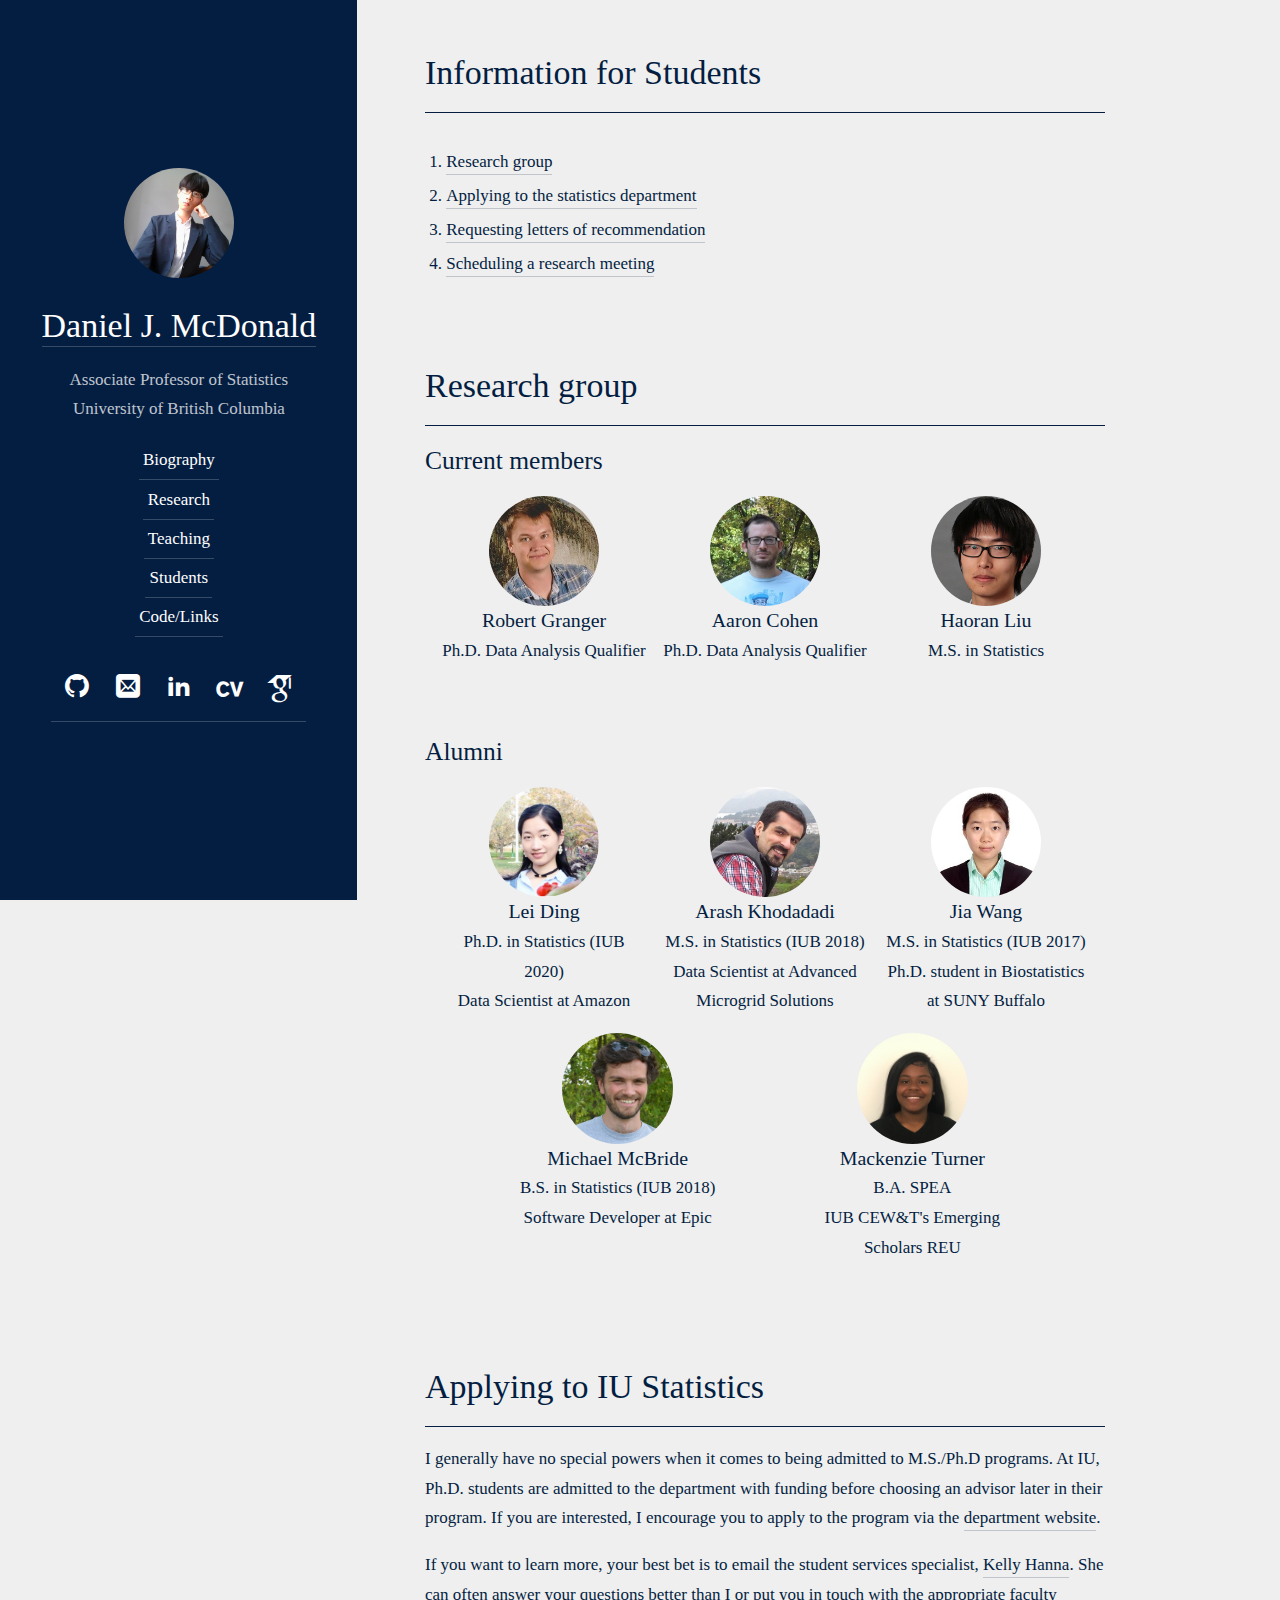
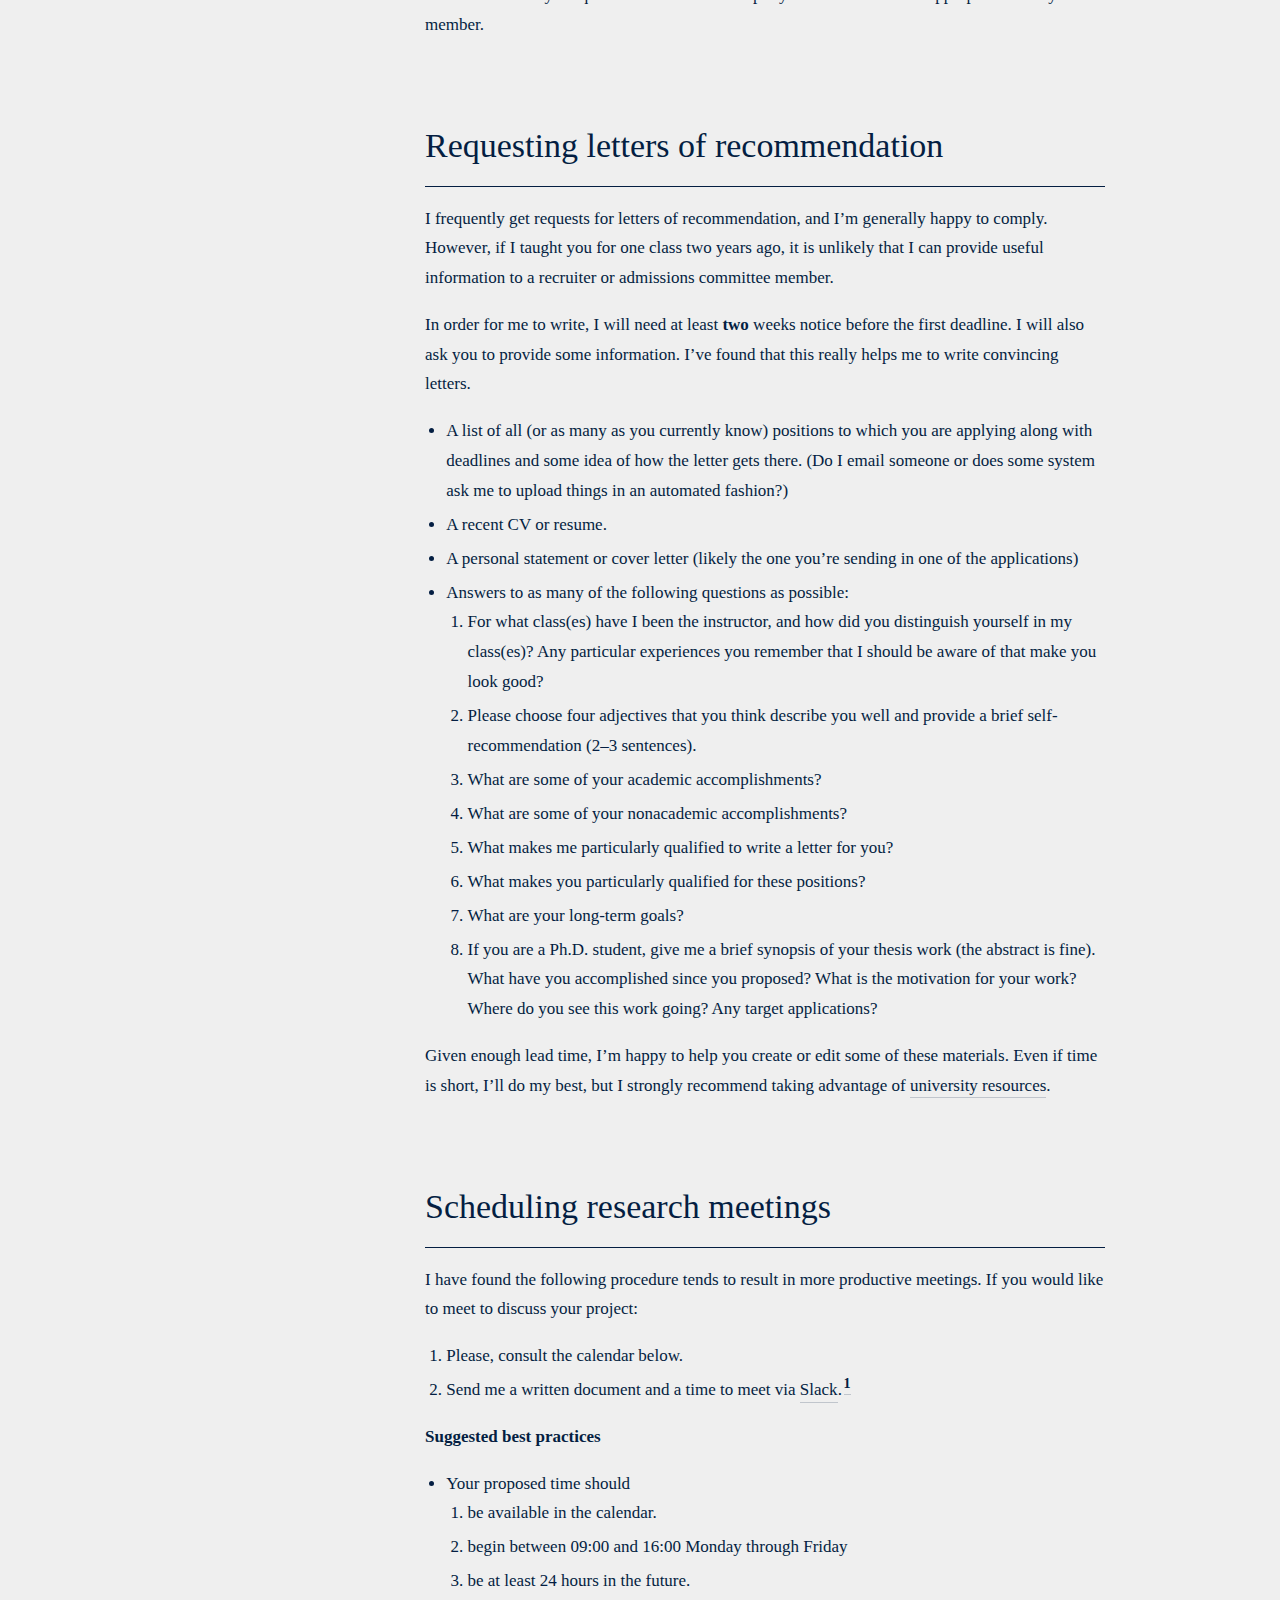
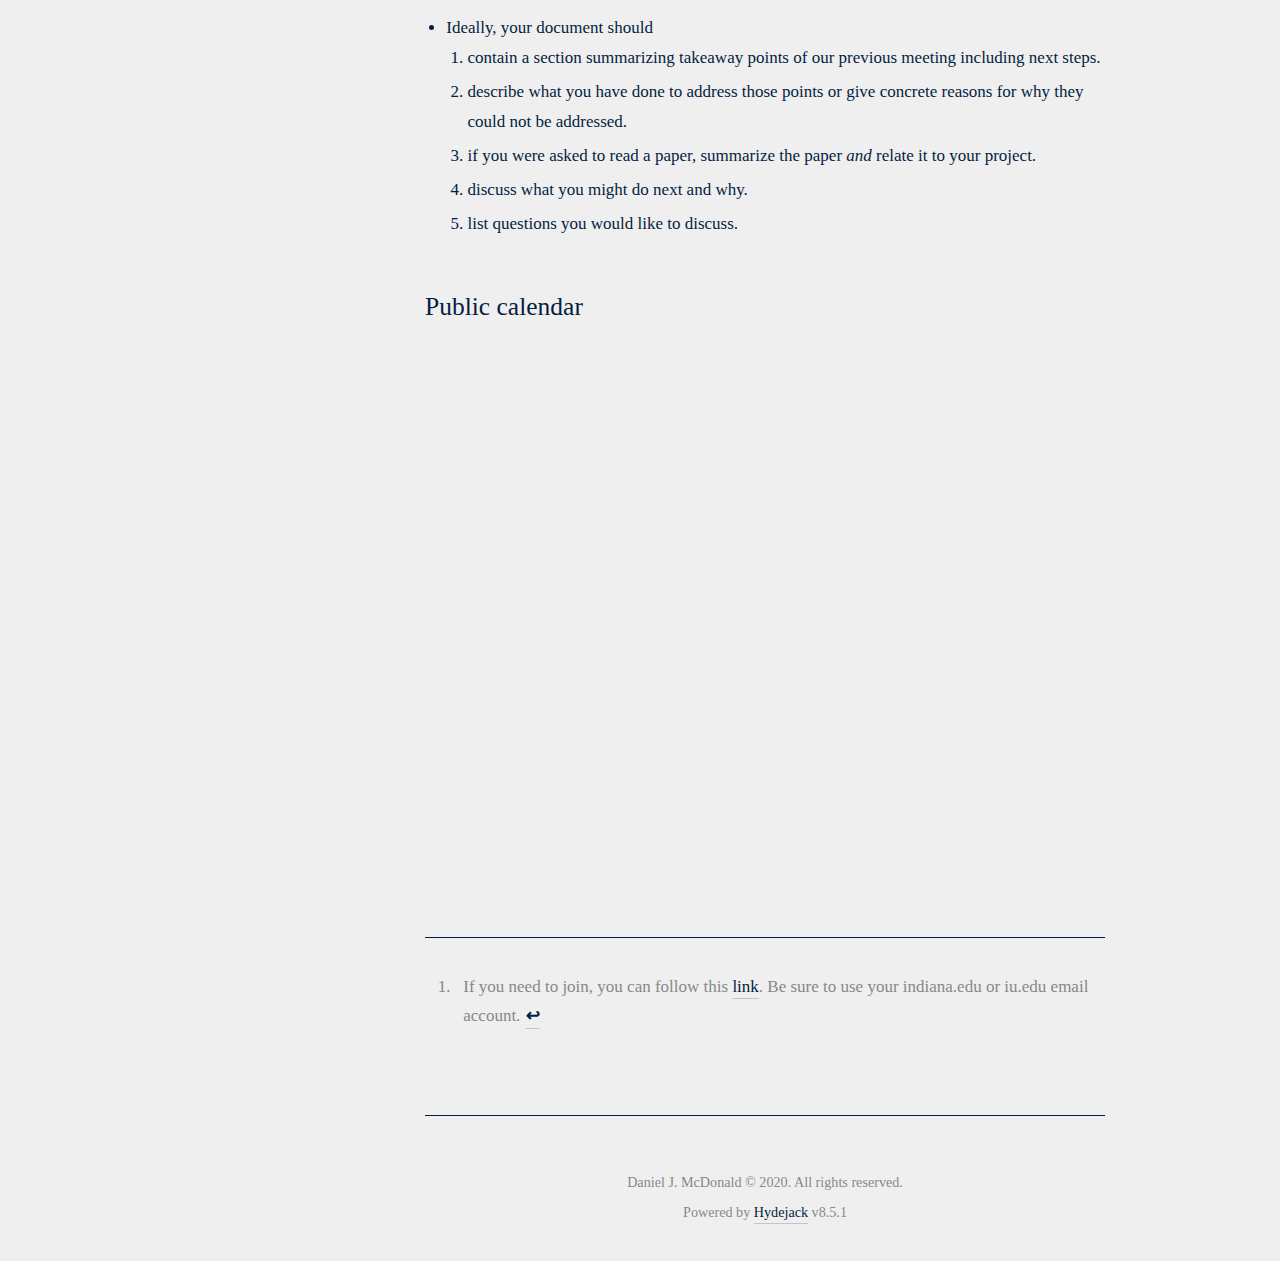
<file: students/index.html>
<!DOCTYPE html>
<html lang="en"><!--
 __  __                __                                     __
/\ \/\ \              /\ \             __                    /\ \
\ \ \_\ \   __  __    \_\ \      __   /\_\      __       ___ \ \ \/'\
 \ \  _  \ /\ \/\ \   /'_` \   /'__`\ \/\ \   /'__`\    /'___\\ \ , <
  \ \ \ \ \\ \ \_\ \ /\ \L\ \ /\  __/  \ \ \ /\ \L\.\_ /\ \__/ \ \ \\`\
   \ \_\ \_\\/`____ \\ \___,_\\ \____\ _\ \ \\ \__/.\_\\ \____\ \ \_\ \_\
    \/_/\/_/ `/___/> \\/__,_ / \/____//\ \_\ \\/__/\/_/ \/____/  \/_/\/_/
                /\___/                \ \____/
                \/__/                  \/___/

Powered by Hydejack v8.5.1 <https://hydejack.com/>
-->











<head>
  



<meta charset="utf-8">
<meta name="viewport" content="width=device-width, initial-scale=1, maximum-scale=1, user-scalable=no">
<meta http-equiv="x-ua-compatible" content="ie=edge">




  
<!-- Begin Jekyll SEO tag v2.6.1 -->
<title>Information for Students | Daniel J. McDonald</title>
<meta name="generator" content="Jekyll v3.8.6" />
<meta property="og:title" content="Information for Students" />
<meta name="author" content="Daniel J. McDonald" />
<meta property="og:locale" content="en" />
<meta name="description" content="Associate Professor of Statistics" />
<meta property="og:description" content="Associate Professor of Statistics" />
<link rel="canonical" href="https://dajmcdon.github.io/students/" />
<meta property="og:url" content="https://dajmcdon.github.io/students/" />
<meta property="og:site_name" content="Daniel J. McDonald" />
<script type="application/ld+json">
{"publisher":{"@type":"Organization","logo":{"@type":"ImageObject","url":"https://dajmcdon.github.io/assets/img/bio-photo.jpg"},"name":"Daniel J. McDonald"},"url":"https://dajmcdon.github.io/students/","author":{"@type":"Person","name":"Daniel J. McDonald"},"description":"Associate Professor of Statistics","headline":"Information for Students","@type":"WebPage","@context":"https://schema.org"}</script>
<!-- End Jekyll SEO tag -->


  

  


<meta name="mobile-web-app-capable" content="yes">

<meta name="apple-mobile-web-app-capable" content="yes">
<meta name="apple-mobile-web-app-title" content="Daniel J. McDonald">
<meta name="apple-mobile-web-app-status-bar-style" content="black">

<meta name="application-name" content="Daniel J. McDonald">
<meta name="msapplication-config" content="/assets/ieconfig.xml">


<meta name="theme-color" content="rgb(4,30,66)">


<meta name="generator" content="Hydejack v8.5.1" />




<link rel="alternate" href="https://dajmcdon.github.io/students/" hreflang="en">

<link rel="shortcut icon" href="/assets/icons/favicon.ico">
<link rel="apple-touch-icon" href="/assets/icons/icon.png">

<link rel="manifest" href="/assets/manifest.json">



  <link rel="dns-prefetch" href="https://www.google-analytics.com">



<link rel="dns-prefetch" href="/" id="_baseURL">
<link rel="dns-prefetch" href="/assets/js/hydejack-legacy-8.5.1.js" id="_hrefJS">
<link rel="dns-prefetch" href="/sw.js" id="_hrefSW">
<link rel="dns-prefetch" href="/assets/bower_components/fontfaceobserver/fontfaceobserver.standalone.js" id="_hrefFFO">
<link rel="dns-prefetch" href="/assets/bower_components/katex/dist/katex.min.js" id="_hrefKatexJS">
<link rel="dns-prefetch" href="/assets/bower_components/katex/dist/katex.min.css" id="_hrefKatexCSS">
<link rel="dns-prefetch" href="/assets/bower_components/katex/dist/contrib/copy-tex.min.js" id="_hrefKatexCopyJS">
<link rel="dns-prefetch" href="/assets/bower_components/katex/dist/contrib/copy-tex.min.css" id="_hrefKatexCopyCSS">
<link rel="dns-prefetch" href="/assets/img/swipe.svg" id="_hrefSwipeSVG">




<script>
!function(e,t){"use strict";function n(e,t,n,r){e.addEventListener?e.addEventListener(t,n,r):e.attachEvent?e.attachEvent("on"+t,n):e["on"+t]=n}e.loadJS=function(e,r){var o=t.createElement("script");o.src=e,r&&n(o,"load",r,{once:!0});var a=t.scripts[0];return a.parentNode.insertBefore(o,a),o},e._loaded=!1,e.loadJSDeferred=function(r,o){function a(){e._loaded=!0,o&&n(d,"load",o,{once:!0});var r=t.scripts[0];r.parentNode.insertBefore(d,r)}var d=t.createElement("script");return d.src=r,e._loaded?a():n(e,"load",a,{once:!0}),d},e.setRel=e.setRelStylesheet=function(e){function n(){this.rel="stylesheet"}var r=t.getElementById(e);r.addEventListener?r.addEventListener("load",n,{once:!0}):r.onload=n}}(window,document);
;
!function(a){"use strict";var b=function(b,c,d){function e(a){return h.body?a():void setTimeout(function(){e(a)})}function f(){i.addEventListener&&i.removeEventListener("load",f),i.media=d||"all"}var g,h=a.document,i=h.createElement("link");if(c)g=c;else{var j=(h.body||h.getElementsByTagName("head")[0]).childNodes;g=j[j.length-1]}var k=h.styleSheets;i.rel="stylesheet",i.href=b,i.media="only x",e(function(){g.parentNode.insertBefore(i,c?g:g.nextSibling)});var l=function(a){for(var b=i.href,c=k.length;c--;)if(k[c].href===b)return a();setTimeout(function(){l(a)})};return i.addEventListener&&i.addEventListener("load",f),i.onloadcssdefined=l,l(f),i};"undefined"!=typeof exports?exports.loadCSS=b:a.loadCSS=b}("undefined"!=typeof global?global:this);
;
!function(a){if(a.loadCSS){var b=loadCSS.relpreload={};if(b.support=function(){try{return a.document.createElement("link").relList.supports("preload")}catch(b){return!1}},b.poly=function(){for(var b=a.document.getElementsByTagName("link"),c=0;c<b.length;c++){var d=b[c];"preload"===d.rel&&"style"===d.getAttribute("as")&&(a.loadCSS(d.href,d,d.getAttribute("media")),d.rel=null)}},!b.support()){b.poly();var c=a.setInterval(b.poly,300);a.addEventListener&&a.addEventListener("load",function(){b.poly(),a.clearInterval(c)}),a.attachEvent&&a.attachEvent("onload",function(){a.clearInterval(c)})}}}(this);
;
!function(w, d) {
  w._noPushState = false;
  w._noDrawer = true;
}(window, document);
</script>

<!--[if gt IE 8]><!---->











  <link rel="stylesheet" href="/assets/css/hydejack-8.5.1.css">
  <link rel="stylesheet" href="/assets/icomoon/style.css">
  


<!--<![endif]-->



<link rel="stylesheet" href="/assets/css/academicons.min.css"/>
<link rel="stylesheet" href="/assets/css/fontawesome-all.min.css"/>


</head>

<body class="no-color-transition">
  

<hy-push-state
  replace-ids="_main"
  link-selector="a[href]:not([href*='/assets/']):not(.external):not(.no-push-state)"
  duration="250"
  script-selector="script:not([type^='math/tex'])"
  prefetch
>
  
    <main
  id="_main"
  class="content fade-in layout-page"
  role="main"
  data-color="rgb(4,30,66)"
  data-theme-color="rgb(4,30,66)"
  
    data-image="/rgb(4,30,66)"
    data-overlay
  
  >
  <article class="page" role="article">
  <header>
    <h1 class="page-title">Information for Students</h1>
    



  <div class="hr pb0"></div>


  </header>

  <ol>
  <li><a href="#research-group">Research group</a></li>
  <li><a href="#applying-to-iu-statistics">Applying to the statistics department</a></li>
  <li><a href="#requesting-letters-of-recommendation">Requesting letters of recommendation</a></li>
  <li><a href="#scheduling-research-meetings">Scheduling a research meeting</a></li>
</ol>

<h1 id="research-group">Research group</h1>

<h2 id="current-members">Current members</h2>

<div class="student-row">
  
<div class="each-student">
  
  <img src="/assets/img/rob_granger.jpg" alt="Robert Granger" />
  
  
  <h3>Robert Granger</h3>
  
  <p>
  
  Ph.D. Data Analysis Qualifier<br />
  
  
  </p>
</div>
  
<div class="each-student">
  
  <img src="/assets/img/cohen_aaron.jpg" alt="Aaron Cohen" />
  
  
  <h3>Aaron Cohen</h3>
  
  <p>
  
  Ph.D. Data Analysis Qualifier<br />
  
  
  </p>
</div>
  
<div class="each-student">
  
  <img src="/assets/img/liu-haoran.png" alt="Haoran Liu" />
  
  
  <h3>Haoran Liu</h3>
  
  <p>
  
  M.S. in Statistics<br />
  
  
  </p>
</div>
  
</div>

<h2 id="alumni">Alumni</h2>

<div class="student-row">
  
<div class="each-student">
  
  <img src="/assets/img/leiding.png" alt="Lei Ding" />
  
  
  <h3>Lei Ding</h3>
  
  <p>
  
  Ph.D. in Statistics (IUB 2020)<br />
  
  
  Data Scientist at Amazon
  
  </p>
</div>
  
<div class="each-student">
  
  <img src="/assets/img/arash.jpg" alt="Arash Khodadadi" />
  
  
  <h3>Arash Khodadadi</h3>
  
  <p>
  
  M.S. in Statistics (IUB 2018)<br />
  
  
  Data Scientist at Advanced Microgrid Solutions
  
  </p>
</div>
  
<div class="each-student">
  
  <img src="/assets/img/jiawang.jpg" alt="Jia Wang" />
  
  
  <h3>Jia Wang</h3>
  
  <p>
  
  M.S. in Statistics (IUB 2017)<br />
  
  
  Ph.D. student in Biostatistics at SUNY Buffalo
  
  </p>
</div>
  
<div class="each-student">
  
  <img src="/assets/img/mmcbride.jpg" alt="Michael McBride" />
  
  
  <h3>Michael McBride</h3>
  
  <p>
  
  B.S. in Statistics (IUB 2018)<br />
  
  
  Software Developer at Epic
  
  </p>
</div>
  
<div class="each-student">
  
  <img src="/assets/img/mackenzie.jpg" alt="Mackenzie Turner" />
  
  
  <h3>Mackenzie Turner</h3>
  
  <p>
  
  B.A. SPEA<br />
  
  
  IUB CEW&amp;T's Emerging Scholars REU
  
  </p>
</div>
  
</div>

<h1 id="applying-to-iu-statistics">Applying to IU Statistics</h1>

<p>I generally have no special powers when it comes to being admitted to M.S./Ph.D programs. At IU, Ph.D. students are admitted to the department with funding before choosing an advisor later in their program. If you are interested, I encourage you to apply to the program via the <a href="https://stat.indiana.edu/graduates/degrees/phd-statistical-science.html">department website</a>.</p>

<p>If you want to learn more, your best bet is to email the student services specialist, <a href="https://stat.indiana.edu/about/staff/hanna-kelly.html">Kelly Hanna</a>. She can often answer your questions better than I or put you in touch with the appropriate faculty member.</p>

<h1 id="requesting-letters-of-recommendation">Requesting letters of recommendation</h1>

<p>I frequently get requests for letters of recommendation, and I’m generally happy to comply. However, if I taught you for one class two years ago, it is unlikely that I can provide useful information to a recruiter or admissions committee member.</p>

<p>In order for me to write, I will need at least <strong>two</strong> weeks notice before the first deadline. I will also ask you to provide some information. I’ve found that this really helps me to write convincing letters.</p>

<ul>
  <li>A list of all (or as many as you currently know) positions to which you are applying along with deadlines and some idea of how the letter gets there. (Do I email someone or does some system ask me to upload things in an automated fashion?)</li>
  <li>A recent CV or resume.</li>
  <li>A personal statement or cover letter (likely the one you’re sending in one of the applications)</li>
  <li>Answers to as many of the following questions as possible:
    <ol>
      <li>For what class(es) have I been the instructor, and how did you distinguish yourself in my class(es)? Any particular experiences you remember that I should be aware of that make you look good?</li>
      <li>Please choose four adjectives that you think describe you well and provide a brief self-recommendation (2–3 sentences).</li>
      <li>What are some of your academic accomplishments?</li>
      <li>What are some of your nonacademic accomplishments?</li>
      <li>What makes me particularly qualified to write a letter for you?</li>
      <li>What makes you particularly qualified for these positions?</li>
      <li>What are your long-term goals?</li>
      <li>If you are a Ph.D. student, give me a brief synopsis of your thesis work (the abstract is fine). What have you accomplished since you proposed? What is the motivation for your work? Where do you see this work going? Any target applications?</li>
    </ol>
  </li>
</ul>

<p>Given enough lead time, I’m happy to help you create or edit some of these materials. Even if time is short, I’ll do my best, but I strongly recommend taking advantage of <a href="https://sice.indiana.edu/career-services/services.html">university resources</a>.</p>

<h1 id="scheduling-research-meetings">Scheduling research meetings</h1>

<p>I have found the following procedure tends to result in more productive meetings. If you would like to meet to discuss your project:</p>

<ol>
  <li>Please, consult the calendar below.</li>
  <li>Send me a written document and a time to meet via <a href="https://mcdonald-lab.slack.com/">Slack</a>.<sup id="fnref:1"><a href="#fn:1" class="footnote">1</a></sup></li>
</ol>

<p><strong>Suggested best practices</strong></p>

<ul>
  <li>Your proposed time should
    <ol>
      <li>be available in the calendar.</li>
      <li>begin between 09:00 and 16:00 Monday through Friday</li>
      <li>be at least 24 hours in the future.</li>
    </ol>
  </li>
  <li>Ideally, your document should
    <ol>
      <li>contain a section summarizing takeaway points of our previous meeting including next steps.</li>
      <li>describe what you have done to address those points or give concrete reasons for why they could not be addressed.</li>
      <li>if you were asked to read a paper, summarize the paper <em>and</em> relate it to your project.</li>
      <li>discuss what you might do next and why.</li>
      <li>list questions you would like to discuss.</li>
    </ol>
  </li>
</ul>

<h2 id="public-calendar">Public calendar</h2>

<iframe src="https://calendar.google.com/calendar/embed?height=500&amp;wkst=1&amp;bgcolor=%23efefef&amp;ctz=America%2FIndiana%2FIndianapolis&amp;src=ZGFqbWNkb25AZ21haWwuY29t&amp;color=%233F51B5&amp;mode=WEEK&amp;showTitle=0" style="border-width:0" width="600" height="500" frameborder="0" scrolling="no"></iframe>

<div class="footnotes">
  <ol>
    <li id="fn:1">
      <p>If you need to join, you can follow this <a href="https://join.slack.com/t/mcdonald-lab/signup">link</a>. Be sure to use your indiana.edu or iu.edu email account. <a href="#fnref:1" class="reversefootnote">&#x21a9;&#xfe0e;</a></p>
    </li>
  </ol>
</div>

</article>

  

  
<footer role="contentinfo">
  <hr/>
  
    <p><small class="copyright">Daniel J. McDonald © 2020. All rights reserved.
</small></p>
  
  
  <p><small>Powered by <a class="external" href="https://hydejack.com/">Hydejack</a> v<span id="_version">8.5.1</span></small></p>
  <hr class="sr-only"/>
</footer>


</main>

    <hy-drawer
  class=""
  align="left"
  threshold="10"
  touch-events
  prevent-default
>
  <header id="_sidebar" class="sidebar" role="banner">
    
    <div class="sidebar-bg sidebar-overlay" style="background-color:rgb(4,30,66);background-image:url(/rgb(4,30,66))"></div>

    <div class="sidebar-sticky">
      <div class="sidebar-about">
        
          <a class="no-hover" href="/" tabindex="-1">
            <img src="/assets/img/bio-photo.jpg" class="avatar" alt="Daniel J. McDonald" data-ignore />
          </a>
        
        <h2 class="h1"><a href="/">Daniel J. McDonald</a></h2>
        
        
          <p class="">
            Associate Professor of Statistics<br /> University of British Columbia

          </p>
        
      </div>

      <nav class="sidebar-nav heading" role="navigation">
        <span class="sr-only">Navigation:</span>
<ul>
  
    
      
      <li>
        <a
          id="_navigation"
          href="/"
          class="sidebar-nav-item active"
          
        >
          Biography
        </a>
      </li>
    
      
      <li>
        <a
          
          href="/research/"
          class="sidebar-nav-item"
          
        >
          Research
        </a>
      </li>
    
      
      <li>
        <a
          
          href="/teaching/"
          class="sidebar-nav-item"
          
        >
          Teaching
        </a>
      </li>
    
      
      <li>
        <a
          
          href="/students/"
          class="sidebar-nav-item active"
          
        >
          Students
        </a>
      </li>
    
      
      <li>
        <a
          
          href="/code-links/"
          class="sidebar-nav-item"
          
        >
          Code/Links
        </a>
      </li>
    
  
</ul>

      </nav>

      

      <div class="sidebar-social">
        <span class="sr-only">Social:</span>
<ul>
  
    
      



  

  
  
  
  

  

  

  <li>
    <a href="https://github.com/dajmcdon" title="GitHub" class="no-mark-external">
      <span class="icon-github"></span>
      <span class="sr-only">GitHub</span>
    </a>
  </li>


    
      



  

  
  
  
  

  

  

  <li>
    <a href="mailto:daniel@stat.ubc.ca" title="Email" class="no-mark-external">
      <span class="icon-mail"></span>
      <span class="sr-only">Email</span>
    </a>
  </li>


    
      



  

  
  
  
  

  

  

  <li>
    <a href="https://www.linkedin.com/in/dajmcdon" title="LinkedIn" class="no-mark-external">
      <span class="icon-linkedin2"></span>
      <span class="sr-only">LinkedIn</span>
    </a>
  </li>


    
    <li>
        <a href="/assets/research/DanielMcDonaldCV.pdf" title="CV" class="no-mark-external">
            <span class="ai ai-cv ai-lg"></span>
            <span class="sr-only">CV</span>
        </a>
    </li>
    <li>
        <a
    href="https://scholar.google.com/citations?user=qRmkt6wAAAAJ&hl=en"
    title="google scholar" class="no-mark-external">
            <span class="ai ai-google-scholar ai-lg"></span>
            <span class="sr-only">Google Scholar</span>
        </a>
    </li>
  
</ul>

      </div>
    </div>
  </header>
</hy-drawer>
<hr class="sr-only" hidden />

  
</hy-push-state>

<!--[if gt IE 10]><!---->

  <script type="module">window.__ESM__=!0; import '/assets/js/hydejack-8.5.1.js';</script>
  <script nomodule>if (!window.__ESM__) loadJSDeferred(document.getElementById('_hrefJS').href);</script>
  

  
  <script>!function(w, d) {
    w.ga=w.ga||function(){(ga.q=ga.q||[]).push(arguments)};ga.l=+new Date;

    /**/
      ga('create', 'UA-113354553-2', 'auto');
    /**/

    var pushStateEl = d.getElementsByTagName('hy-push-state')[0];
    var timeoutId;
    pushStateEl.addEventListener('hy-push-state-load', function() {
      w.clearTimeout(timeoutId);
      timeoutId = w.setTimeout(function() {
        ga('set', 'page', w.location.pathname);
        ga('send', 'pageview');
      }, 500);
    });

    d.addEventListener('hy--cookies-ok', function () {
      w.ga(function(tracker) {
        w.ga("set", "anonymizeIp", undefined);
        localStorage && localStorage.setItem("ga--client-id", tracker.get("clientId"));
      });
    });

    w.loadJSDeferred('https://www.google-analytics.com/analytics.js');
  }(window, document);</script>



<!--<![endif]-->




<h2 class="sr-only" hidden>Templates (for web app):</h2>

<template id="_animation-template" hidden>
  <div class="animation-main fixed-top">
    <div class="content">
      <div class="page"></div>
    </div>
  </div>
</template>

<template id="_loading-template" hidden>
  <div class="loading nav-btn fr">
    <span class="sr-only">Loading…</span>
    <span class="icon-cog"></span>
  </div>
</template>

<template id="_error-template" hidden>
  <div class="page">
    <h1 class="page-title">Error</h1>
    
    
    <p class="lead">
      Sorry, an error occurred while loading <a class="this-link" href=""></a>.

    </p>
  </div>
</template>

<template id="_forward-template" hidden>
  <button id="_forward" class="forward nav-btn no-hover fl">
    <span class="sr-only">Forward</span>
    <span class="icon-arrow-right2"></span>
  </button>
</template>

<template id="_back-template" hidden>
  <button id="_back" class="back nav-btn no-hover fl">
    <span class="sr-only">Back</span>
    <span class="icon-arrow-left2"></span>
  </button>
</template>

<template id="_permalink-template" hidden>
  <a href="#" class="permalink">
    <span class="sr-only">Permalink</span>
    <span class="icon-link"></span>
  </a>
</template>




</body>
</html>
</file>
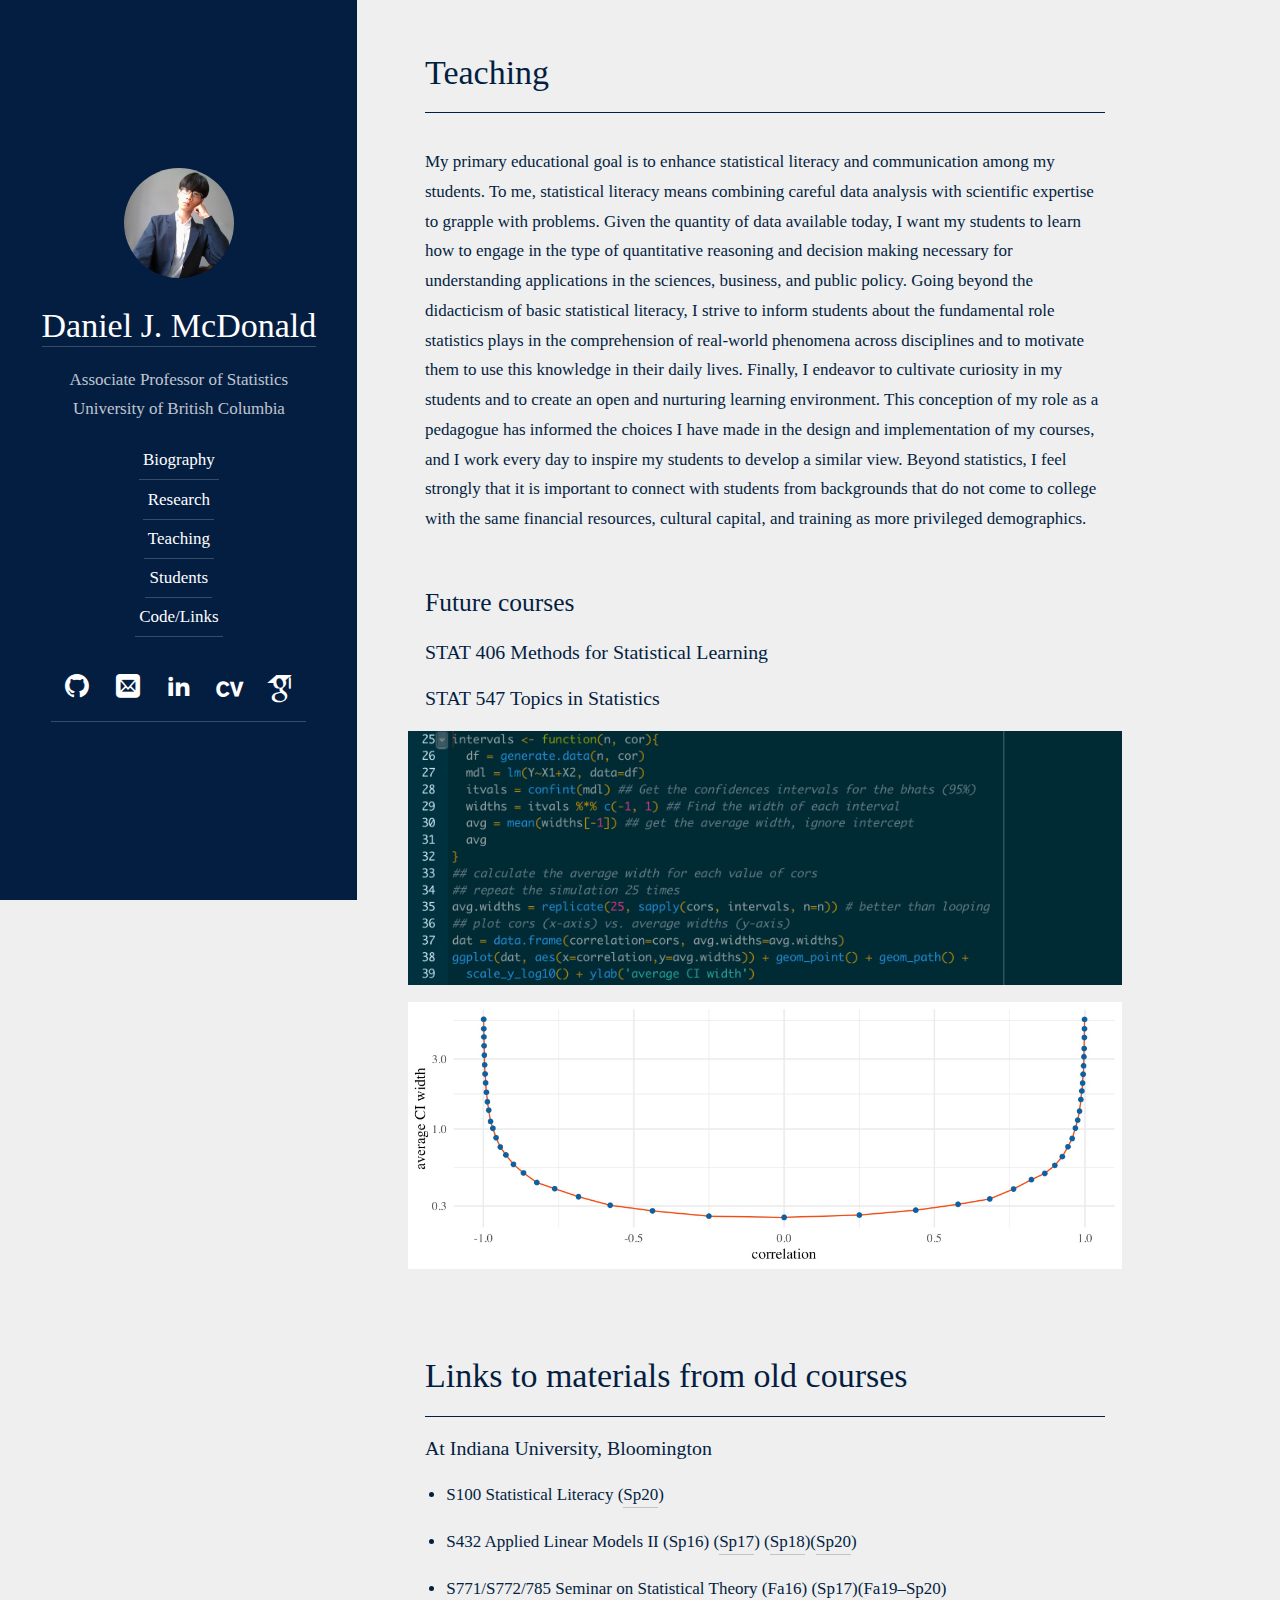
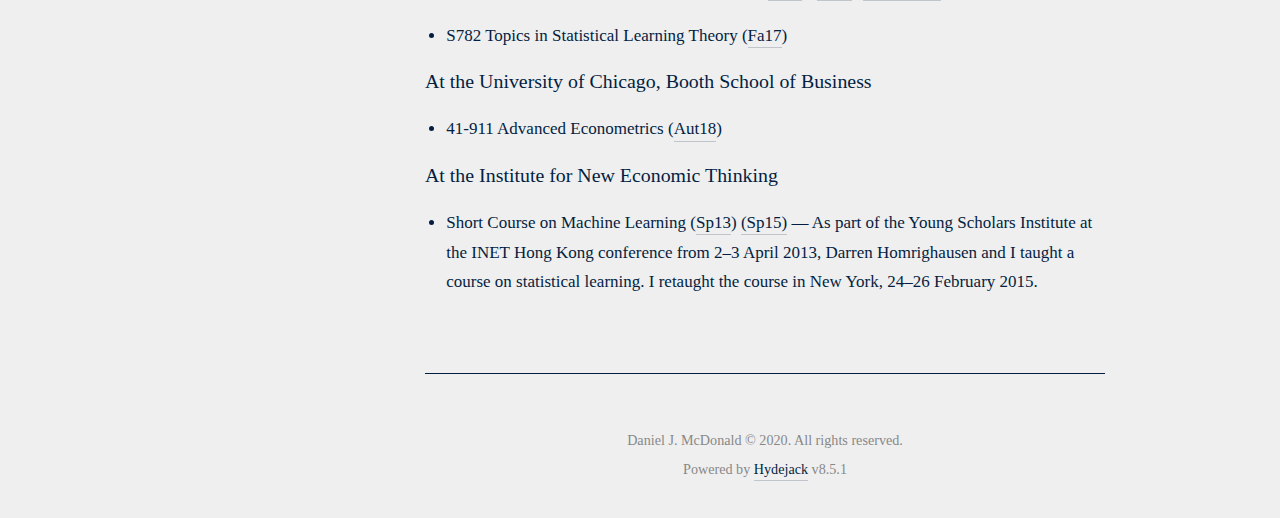
<file: teaching/index.html>
<!DOCTYPE html>
<html lang="en"><!--
 __  __                __                                     __
/\ \/\ \              /\ \             __                    /\ \
\ \ \_\ \   __  __    \_\ \      __   /\_\      __       ___ \ \ \/'\
 \ \  _  \ /\ \/\ \   /'_` \   /'__`\ \/\ \   /'__`\    /'___\\ \ , <
  \ \ \ \ \\ \ \_\ \ /\ \L\ \ /\  __/  \ \ \ /\ \L\.\_ /\ \__/ \ \ \\`\
   \ \_\ \_\\/`____ \\ \___,_\\ \____\ _\ \ \\ \__/.\_\\ \____\ \ \_\ \_\
    \/_/\/_/ `/___/> \\/__,_ / \/____//\ \_\ \\/__/\/_/ \/____/  \/_/\/_/
                /\___/                \ \____/
                \/__/                  \/___/

Powered by Hydejack v8.5.1 <https://hydejack.com/>
-->











<head>
  



<meta charset="utf-8">
<meta name="viewport" content="width=device-width, initial-scale=1, maximum-scale=1, user-scalable=no">
<meta http-equiv="x-ua-compatible" content="ie=edge">




  
<!-- Begin Jekyll SEO tag v2.6.1 -->
<title>Teaching | Daniel J. McDonald</title>
<meta name="generator" content="Jekyll v3.8.6" />
<meta property="og:title" content="Teaching" />
<meta name="author" content="Daniel J. McDonald" />
<meta property="og:locale" content="en" />
<meta name="description" content="Associate Professor of Statistics" />
<meta property="og:description" content="Associate Professor of Statistics" />
<link rel="canonical" href="https://dajmcdon.github.io/teaching/" />
<meta property="og:url" content="https://dajmcdon.github.io/teaching/" />
<meta property="og:site_name" content="Daniel J. McDonald" />
<script type="application/ld+json">
{"publisher":{"@type":"Organization","logo":{"@type":"ImageObject","url":"https://dajmcdon.github.io/assets/img/bio-photo.jpg"},"name":"Daniel J. McDonald"},"url":"https://dajmcdon.github.io/teaching/","author":{"@type":"Person","name":"Daniel J. McDonald"},"description":"Associate Professor of Statistics","headline":"Teaching","@type":"WebPage","@context":"https://schema.org"}</script>
<!-- End Jekyll SEO tag -->


  

  


<meta name="mobile-web-app-capable" content="yes">

<meta name="apple-mobile-web-app-capable" content="yes">
<meta name="apple-mobile-web-app-title" content="Daniel J. McDonald">
<meta name="apple-mobile-web-app-status-bar-style" content="black">

<meta name="application-name" content="Daniel J. McDonald">
<meta name="msapplication-config" content="/assets/ieconfig.xml">


<meta name="theme-color" content="rgb(4,30,66)">


<meta name="generator" content="Hydejack v8.5.1" />




<link rel="alternate" href="https://dajmcdon.github.io/teaching/" hreflang="en">

<link rel="shortcut icon" href="/assets/icons/favicon.ico">
<link rel="apple-touch-icon" href="/assets/icons/icon.png">

<link rel="manifest" href="/assets/manifest.json">



  <link rel="dns-prefetch" href="https://www.google-analytics.com">



<link rel="dns-prefetch" href="/" id="_baseURL">
<link rel="dns-prefetch" href="/assets/js/hydejack-legacy-8.5.1.js" id="_hrefJS">
<link rel="dns-prefetch" href="/sw.js" id="_hrefSW">
<link rel="dns-prefetch" href="/assets/bower_components/fontfaceobserver/fontfaceobserver.standalone.js" id="_hrefFFO">
<link rel="dns-prefetch" href="/assets/bower_components/katex/dist/katex.min.js" id="_hrefKatexJS">
<link rel="dns-prefetch" href="/assets/bower_components/katex/dist/katex.min.css" id="_hrefKatexCSS">
<link rel="dns-prefetch" href="/assets/bower_components/katex/dist/contrib/copy-tex.min.js" id="_hrefKatexCopyJS">
<link rel="dns-prefetch" href="/assets/bower_components/katex/dist/contrib/copy-tex.min.css" id="_hrefKatexCopyCSS">
<link rel="dns-prefetch" href="/assets/img/swipe.svg" id="_hrefSwipeSVG">




<script>
!function(e,t){"use strict";function n(e,t,n,r){e.addEventListener?e.addEventListener(t,n,r):e.attachEvent?e.attachEvent("on"+t,n):e["on"+t]=n}e.loadJS=function(e,r){var o=t.createElement("script");o.src=e,r&&n(o,"load",r,{once:!0});var a=t.scripts[0];return a.parentNode.insertBefore(o,a),o},e._loaded=!1,e.loadJSDeferred=function(r,o){function a(){e._loaded=!0,o&&n(d,"load",o,{once:!0});var r=t.scripts[0];r.parentNode.insertBefore(d,r)}var d=t.createElement("script");return d.src=r,e._loaded?a():n(e,"load",a,{once:!0}),d},e.setRel=e.setRelStylesheet=function(e){function n(){this.rel="stylesheet"}var r=t.getElementById(e);r.addEventListener?r.addEventListener("load",n,{once:!0}):r.onload=n}}(window,document);
;
!function(a){"use strict";var b=function(b,c,d){function e(a){return h.body?a():void setTimeout(function(){e(a)})}function f(){i.addEventListener&&i.removeEventListener("load",f),i.media=d||"all"}var g,h=a.document,i=h.createElement("link");if(c)g=c;else{var j=(h.body||h.getElementsByTagName("head")[0]).childNodes;g=j[j.length-1]}var k=h.styleSheets;i.rel="stylesheet",i.href=b,i.media="only x",e(function(){g.parentNode.insertBefore(i,c?g:g.nextSibling)});var l=function(a){for(var b=i.href,c=k.length;c--;)if(k[c].href===b)return a();setTimeout(function(){l(a)})};return i.addEventListener&&i.addEventListener("load",f),i.onloadcssdefined=l,l(f),i};"undefined"!=typeof exports?exports.loadCSS=b:a.loadCSS=b}("undefined"!=typeof global?global:this);
;
!function(a){if(a.loadCSS){var b=loadCSS.relpreload={};if(b.support=function(){try{return a.document.createElement("link").relList.supports("preload")}catch(b){return!1}},b.poly=function(){for(var b=a.document.getElementsByTagName("link"),c=0;c<b.length;c++){var d=b[c];"preload"===d.rel&&"style"===d.getAttribute("as")&&(a.loadCSS(d.href,d,d.getAttribute("media")),d.rel=null)}},!b.support()){b.poly();var c=a.setInterval(b.poly,300);a.addEventListener&&a.addEventListener("load",function(){b.poly(),a.clearInterval(c)}),a.attachEvent&&a.attachEvent("onload",function(){a.clearInterval(c)})}}}(this);
;
!function(w, d) {
  w._noPushState = false;
  w._noDrawer = true;
}(window, document);
</script>

<!--[if gt IE 8]><!---->











  <link rel="stylesheet" href="/assets/css/hydejack-8.5.1.css">
  <link rel="stylesheet" href="/assets/icomoon/style.css">
  


<!--<![endif]-->



<link rel="stylesheet" href="/assets/css/academicons.min.css"/>
<link rel="stylesheet" href="/assets/css/fontawesome-all.min.css"/>


</head>

<body class="no-color-transition">
  

<hy-push-state
  replace-ids="_main"
  link-selector="a[href]:not([href*='/assets/']):not(.external):not(.no-push-state)"
  duration="250"
  script-selector="script:not([type^='math/tex'])"
  prefetch
>
  
    <main
  id="_main"
  class="content fade-in layout-page"
  role="main"
  data-color="rgb(4,30,66)"
  data-theme-color="rgb(4,30,66)"
  
    data-image="/rgb(4,30,66)"
    data-overlay
  
  >
  <article class="page" role="article">
  <header>
    <h1 class="page-title">Teaching</h1>
    



  <div class="hr pb0"></div>


  </header>

  <p>My primary educational goal is to enhance
statistical literacy and communication among my students. To me, statistical
literacy means combining careful data analysis with scientific
expertise to grapple with problems. Given the quantity of data available
today, I want my students to learn how to engage in the type
of quantitative reasoning and decision making necessary for
understanding
applications in the sciences, business, and public policy.
Going beyond the didacticism of basic statistical literacy, I strive
to inform students about the
fundamental role statistics plays in the comprehension of real-world
phenomena across disciplines and to motivate them to
use this knowledge in their daily lives.
Finally, I endeavor to cultivate curiosity in my students and to create an open and
nurturing learning environment.
This conception of my role as a pedagogue has informed the choices I have
made in the design and implementation of my courses, and I work every
day to inspire my students to develop a similar view. Beyond
statistics, I feel strongly that it is important to connect with students from
backgrounds that do not come to college with the same financial
resources, cultural capital, and training as more privileged
demographics.</p>

<h2 id="future-courses">Future courses</h2>

<h3 id="stat-406-methods-for-statistical-learning">STAT 406 Methods for Statistical Learning</h3>

<h3 id="stat-547-topics-in-statistics">STAT 547 Topics in Statistics</h3>

<p><img src="/assets/img/code.png" alt="" class="lead" data-width="800" /></p>

<p><img src="/assets/img/ci-widths.jpg" alt="" class="lead" data-width="800" /></p>

<h1 id="links-to-materials-from-old-courses">Links to materials from old courses</h1>

<h3 id="at-indiana-university-bloomington">At Indiana University, Bloomington</h3>

<ul>
  <li>
    <p>S100 Statistical Literacy (<a href="https://iub-stat100.github.io">Sp20</a>)</p>
  </li>
  <li>
    <p>S432 Applied Linear Models II (Sp16) (<a href="https://github.com/STATS-432Sp2017">Sp17</a>) (<a href="https://stats-432sp2018.github.io/">Sp18</a>)(<a href="https://stats-432sp2020.github.io">Sp20</a>)</p>
  </li>
  <li>
    <p>S771/S772/785 Seminar on Statistical Theory (<a href="https://github.iu.edu/dajmcdon/s771">Fa16</a>) (<a href="https://github.iu.edu/dajmcdon/s771">Sp17</a>)(<a href="https://stats-ada-2019-20.github.io">Fa19–Sp20</a>)</p>
  </li>
  <li>
    <p>S782 Topics in Statistical Learning Theory (<a href="https://github.com/stats-782fa2017">Fa17</a>)</p>
  </li>
</ul>

<h3 id="at-the-university-of-chicago-booth-school-of-business">At the University of Chicago, Booth School of Business</h3>

<ul>
  <li>41-911 Advanced Econometrics (<a href="https://booth41911.github.io">Aut18</a>)</li>
</ul>

<h3 id="at-the-institute-for-new-economic-thinking">At the Institute for New Economic Thinking</h3>

<ul>
  <li>Short Course on Machine Learning (<a href="/teaching/inet2013.html">Sp13</a>) <a href="/teaching/inet2015.html">(Sp15)</a> — As part of the Young Scholars Institute at the INET Hong Kong conference from 2–3 April 2013, Darren Homrighausen and I taught a course on statistical learning. I retaught the course in New York, 24–26 February 2015.</li>
</ul>

</article>

  

  
<footer role="contentinfo">
  <hr/>
  
    <p><small class="copyright">Daniel J. McDonald © 2020. All rights reserved.
</small></p>
  
  
  <p><small>Powered by <a class="external" href="https://hydejack.com/">Hydejack</a> v<span id="_version">8.5.1</span></small></p>
  <hr class="sr-only"/>
</footer>


</main>

    <hy-drawer
  class=""
  align="left"
  threshold="10"
  touch-events
  prevent-default
>
  <header id="_sidebar" class="sidebar" role="banner">
    
    <div class="sidebar-bg sidebar-overlay" style="background-color:rgb(4,30,66);background-image:url(/rgb(4,30,66))"></div>

    <div class="sidebar-sticky">
      <div class="sidebar-about">
        
          <a class="no-hover" href="/" tabindex="-1">
            <img src="/assets/img/bio-photo.jpg" class="avatar" alt="Daniel J. McDonald" data-ignore />
          </a>
        
        <h2 class="h1"><a href="/">Daniel J. McDonald</a></h2>
        
        
          <p class="">
            Associate Professor of Statistics<br /> University of British Columbia

          </p>
        
      </div>

      <nav class="sidebar-nav heading" role="navigation">
        <span class="sr-only">Navigation:</span>
<ul>
  
    
      
      <li>
        <a
          id="_navigation"
          href="/"
          class="sidebar-nav-item active"
          
        >
          Biography
        </a>
      </li>
    
      
      <li>
        <a
          
          href="/research/"
          class="sidebar-nav-item"
          
        >
          Research
        </a>
      </li>
    
      
      <li>
        <a
          
          href="/teaching/"
          class="sidebar-nav-item active"
          
        >
          Teaching
        </a>
      </li>
    
      
      <li>
        <a
          
          href="/students/"
          class="sidebar-nav-item"
          
        >
          Students
        </a>
      </li>
    
      
      <li>
        <a
          
          href="/code-links/"
          class="sidebar-nav-item"
          
        >
          Code/Links
        </a>
      </li>
    
  
</ul>

      </nav>

      

      <div class="sidebar-social">
        <span class="sr-only">Social:</span>
<ul>
  
    
      



  

  
  
  
  

  

  

  <li>
    <a href="https://github.com/dajmcdon" title="GitHub" class="no-mark-external">
      <span class="icon-github"></span>
      <span class="sr-only">GitHub</span>
    </a>
  </li>


    
      



  

  
  
  
  

  

  

  <li>
    <a href="mailto:daniel@stat.ubc.ca" title="Email" class="no-mark-external">
      <span class="icon-mail"></span>
      <span class="sr-only">Email</span>
    </a>
  </li>


    
      



  

  
  
  
  

  

  

  <li>
    <a href="https://www.linkedin.com/in/dajmcdon" title="LinkedIn" class="no-mark-external">
      <span class="icon-linkedin2"></span>
      <span class="sr-only">LinkedIn</span>
    </a>
  </li>


    
    <li>
        <a href="/assets/research/DanielMcDonaldCV.pdf" title="CV" class="no-mark-external">
            <span class="ai ai-cv ai-lg"></span>
            <span class="sr-only">CV</span>
        </a>
    </li>
    <li>
        <a
    href="https://scholar.google.com/citations?user=qRmkt6wAAAAJ&hl=en"
    title="google scholar" class="no-mark-external">
            <span class="ai ai-google-scholar ai-lg"></span>
            <span class="sr-only">Google Scholar</span>
        </a>
    </li>
  
</ul>

      </div>
    </div>
  </header>
</hy-drawer>
<hr class="sr-only" hidden />

  
</hy-push-state>

<!--[if gt IE 10]><!---->

  <script type="module">window.__ESM__=!0; import '/assets/js/hydejack-8.5.1.js';</script>
  <script nomodule>if (!window.__ESM__) loadJSDeferred(document.getElementById('_hrefJS').href);</script>
  

  
  <script>!function(w, d) {
    w.ga=w.ga||function(){(ga.q=ga.q||[]).push(arguments)};ga.l=+new Date;

    /**/
      ga('create', 'UA-113354553-2', 'auto');
    /**/

    var pushStateEl = d.getElementsByTagName('hy-push-state')[0];
    var timeoutId;
    pushStateEl.addEventListener('hy-push-state-load', function() {
      w.clearTimeout(timeoutId);
      timeoutId = w.setTimeout(function() {
        ga('set', 'page', w.location.pathname);
        ga('send', 'pageview');
      }, 500);
    });

    d.addEventListener('hy--cookies-ok', function () {
      w.ga(function(tracker) {
        w.ga("set", "anonymizeIp", undefined);
        localStorage && localStorage.setItem("ga--client-id", tracker.get("clientId"));
      });
    });

    w.loadJSDeferred('https://www.google-analytics.com/analytics.js');
  }(window, document);</script>



<!--<![endif]-->




<h2 class="sr-only" hidden>Templates (for web app):</h2>

<template id="_animation-template" hidden>
  <div class="animation-main fixed-top">
    <div class="content">
      <div class="page"></div>
    </div>
  </div>
</template>

<template id="_loading-template" hidden>
  <div class="loading nav-btn fr">
    <span class="sr-only">Loading…</span>
    <span class="icon-cog"></span>
  </div>
</template>

<template id="_error-template" hidden>
  <div class="page">
    <h1 class="page-title">Error</h1>
    
    
    <p class="lead">
      Sorry, an error occurred while loading <a class="this-link" href=""></a>.

    </p>
  </div>
</template>

<template id="_forward-template" hidden>
  <button id="_forward" class="forward nav-btn no-hover fl">
    <span class="sr-only">Forward</span>
    <span class="icon-arrow-right2"></span>
  </button>
</template>

<template id="_back-template" hidden>
  <button id="_back" class="back nav-btn no-hover fl">
    <span class="sr-only">Back</span>
    <span class="icon-arrow-left2"></span>
  </button>
</template>

<template id="_permalink-template" hidden>
  <a href="#" class="permalink">
    <span class="sr-only">Permalink</span>
    <span class="icon-link"></span>
  </a>
</template>




</body>
</html>
</file>
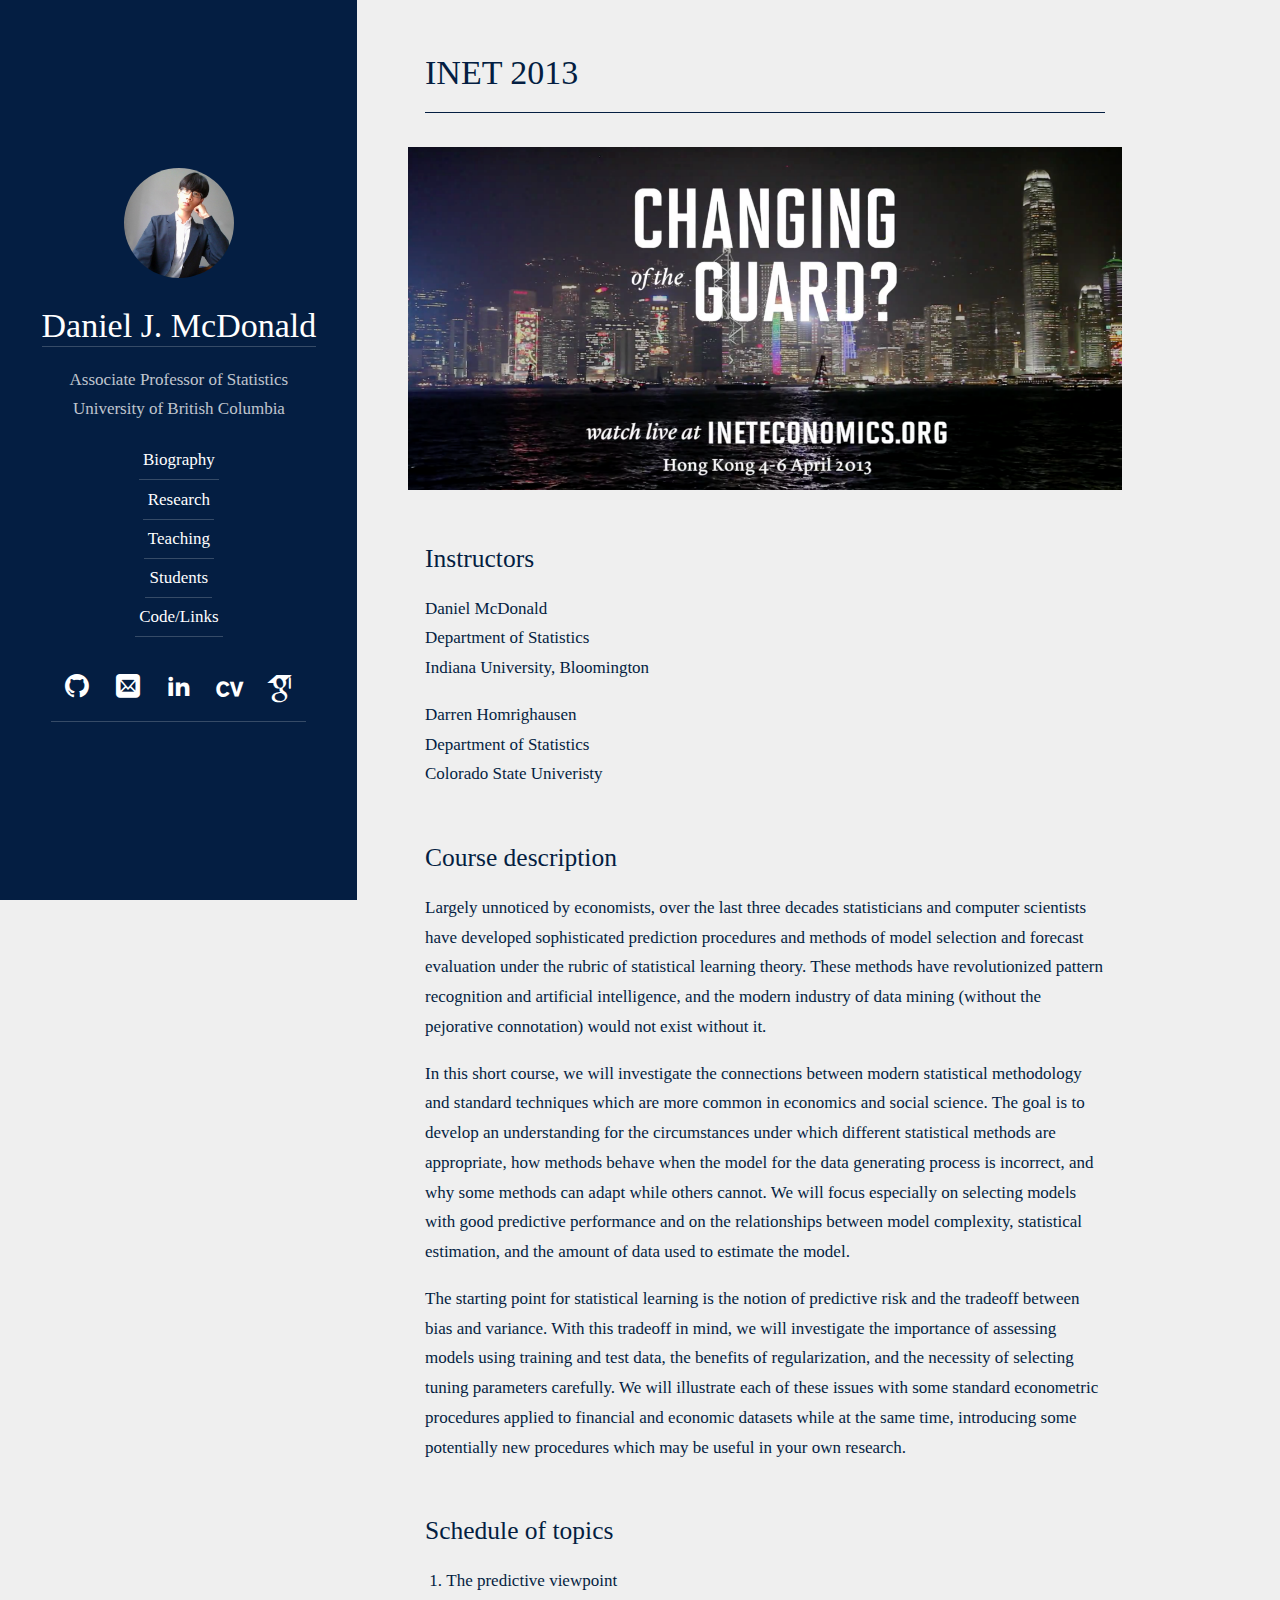
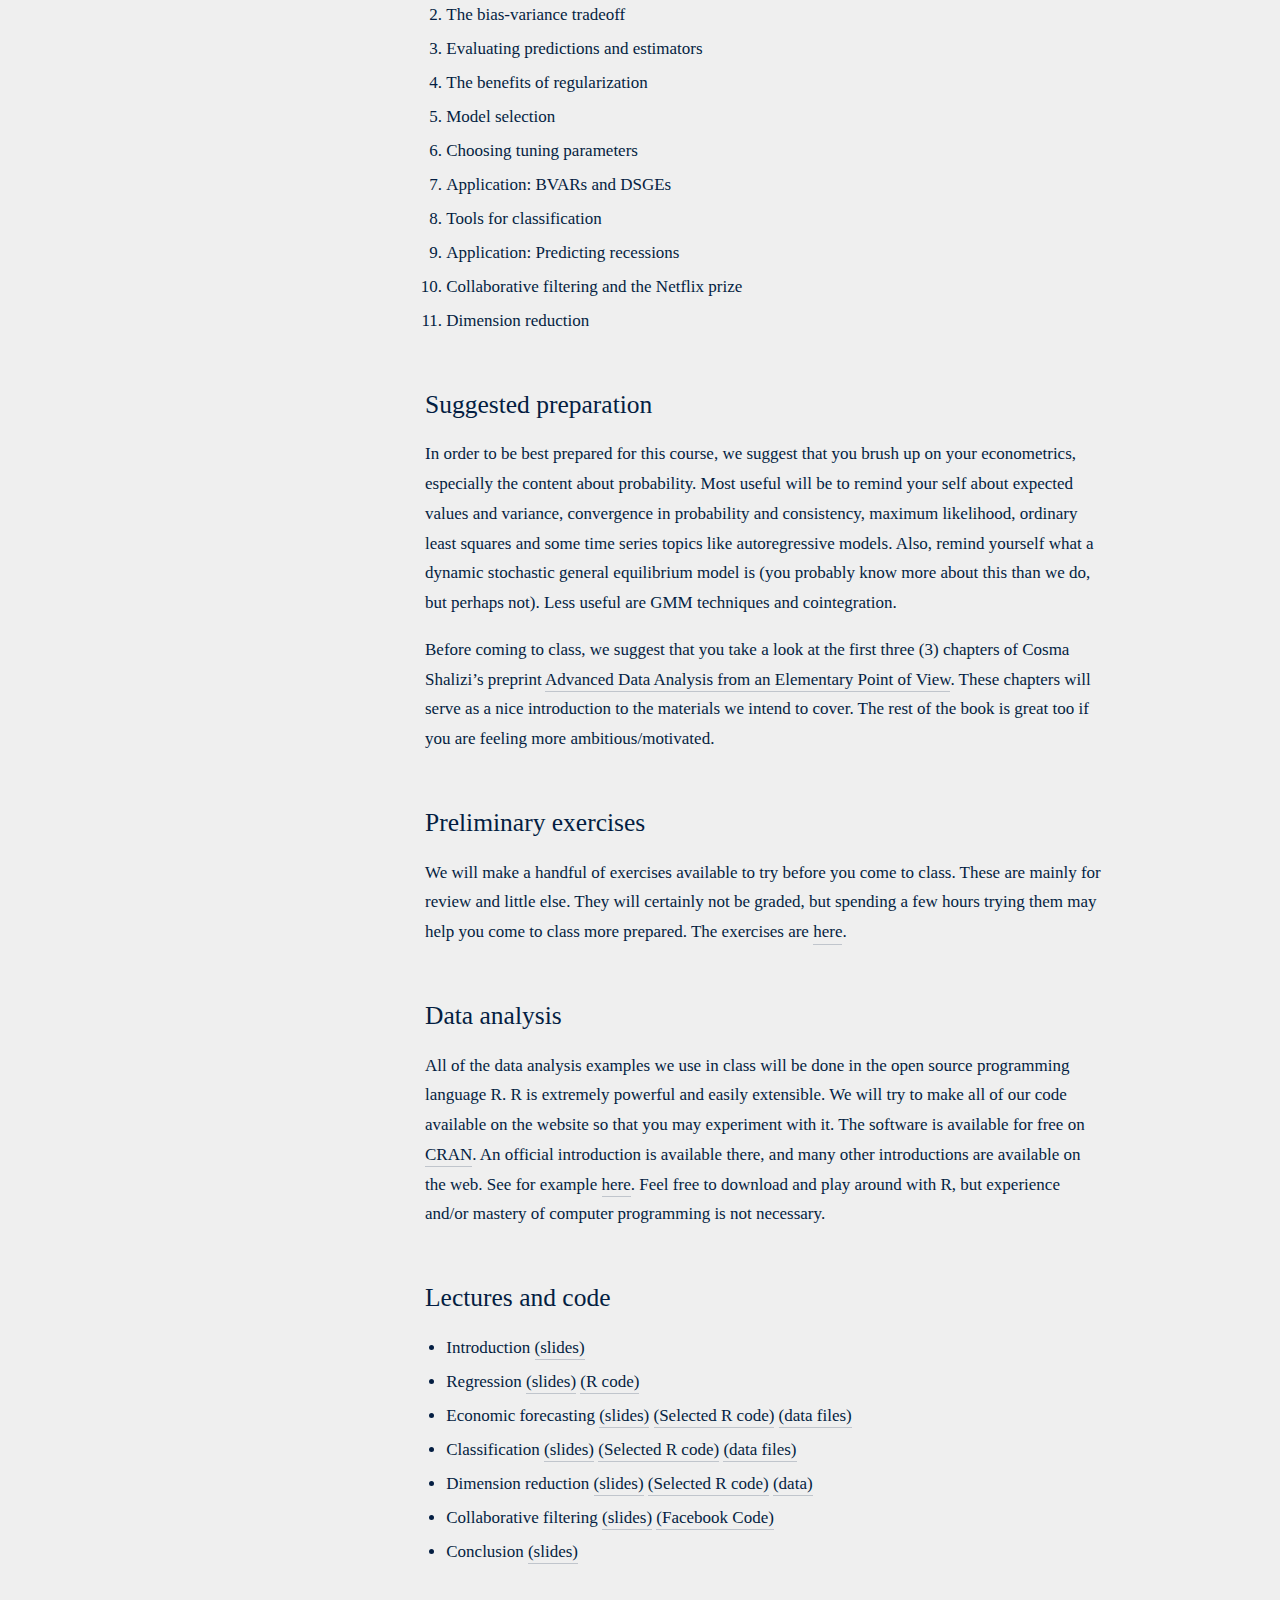
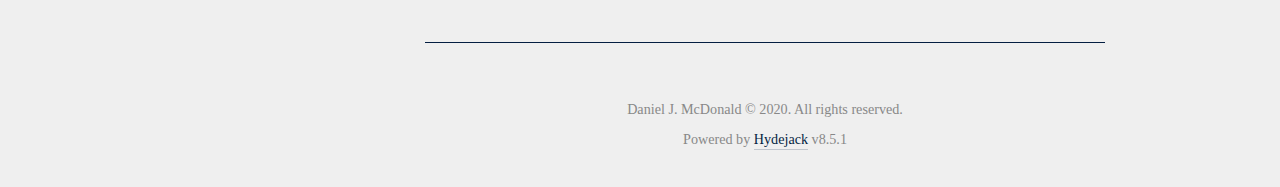
<file: teaching/inet2013.html>
<!DOCTYPE html>
<html lang="en"><!--
 __  __                __                                     __
/\ \/\ \              /\ \             __                    /\ \
\ \ \_\ \   __  __    \_\ \      __   /\_\      __       ___ \ \ \/'\
 \ \  _  \ /\ \/\ \   /'_` \   /'__`\ \/\ \   /'__`\    /'___\\ \ , <
  \ \ \ \ \\ \ \_\ \ /\ \L\ \ /\  __/  \ \ \ /\ \L\.\_ /\ \__/ \ \ \\`\
   \ \_\ \_\\/`____ \\ \___,_\\ \____\ _\ \ \\ \__/.\_\\ \____\ \ \_\ \_\
    \/_/\/_/ `/___/> \\/__,_ / \/____//\ \_\ \\/__/\/_/ \/____/  \/_/\/_/
                /\___/                \ \____/
                \/__/                  \/___/

Powered by Hydejack v8.5.1 <https://hydejack.com/>
-->











<head>
  



<meta charset="utf-8">
<meta name="viewport" content="width=device-width, initial-scale=1, maximum-scale=1, user-scalable=no">
<meta http-equiv="x-ua-compatible" content="ie=edge">




  
<!-- Begin Jekyll SEO tag v2.6.1 -->
<title>INET 2013 | Daniel J. McDonald</title>
<meta name="generator" content="Jekyll v3.8.6" />
<meta property="og:title" content="INET 2013" />
<meta name="author" content="Daniel J. McDonald" />
<meta property="og:locale" content="en" />
<meta name="description" content="Associate Professor of Statistics" />
<meta property="og:description" content="Associate Professor of Statistics" />
<link rel="canonical" href="https://dajmcdon.github.io/teaching/inet2013.html" />
<meta property="og:url" content="https://dajmcdon.github.io/teaching/inet2013.html" />
<meta property="og:site_name" content="Daniel J. McDonald" />
<script type="application/ld+json">
{"publisher":{"@type":"Organization","logo":{"@type":"ImageObject","url":"https://dajmcdon.github.io/assets/img/bio-photo.jpg"},"name":"Daniel J. McDonald"},"url":"https://dajmcdon.github.io/teaching/inet2013.html","author":{"@type":"Person","name":"Daniel J. McDonald"},"description":"Associate Professor of Statistics","headline":"INET 2013","@type":"WebPage","@context":"https://schema.org"}</script>
<!-- End Jekyll SEO tag -->


  

  


<meta name="mobile-web-app-capable" content="yes">

<meta name="apple-mobile-web-app-capable" content="yes">
<meta name="apple-mobile-web-app-title" content="Daniel J. McDonald">
<meta name="apple-mobile-web-app-status-bar-style" content="black">

<meta name="application-name" content="Daniel J. McDonald">
<meta name="msapplication-config" content="/assets/ieconfig.xml">


<meta name="theme-color" content="rgb(4,30,66)">


<meta name="generator" content="Hydejack v8.5.1" />




<link rel="alternate" href="https://dajmcdon.github.io/teaching/inet2013.html" hreflang="en">

<link rel="shortcut icon" href="/assets/icons/favicon.ico">
<link rel="apple-touch-icon" href="/assets/icons/icon.png">

<link rel="manifest" href="/assets/manifest.json">



  <link rel="dns-prefetch" href="https://www.google-analytics.com">



<link rel="dns-prefetch" href="/" id="_baseURL">
<link rel="dns-prefetch" href="/assets/js/hydejack-legacy-8.5.1.js" id="_hrefJS">
<link rel="dns-prefetch" href="/sw.js" id="_hrefSW">
<link rel="dns-prefetch" href="/assets/bower_components/fontfaceobserver/fontfaceobserver.standalone.js" id="_hrefFFO">
<link rel="dns-prefetch" href="/assets/bower_components/katex/dist/katex.min.js" id="_hrefKatexJS">
<link rel="dns-prefetch" href="/assets/bower_components/katex/dist/katex.min.css" id="_hrefKatexCSS">
<link rel="dns-prefetch" href="/assets/bower_components/katex/dist/contrib/copy-tex.min.js" id="_hrefKatexCopyJS">
<link rel="dns-prefetch" href="/assets/bower_components/katex/dist/contrib/copy-tex.min.css" id="_hrefKatexCopyCSS">
<link rel="dns-prefetch" href="/assets/img/swipe.svg" id="_hrefSwipeSVG">




<script>
!function(e,t){"use strict";function n(e,t,n,r){e.addEventListener?e.addEventListener(t,n,r):e.attachEvent?e.attachEvent("on"+t,n):e["on"+t]=n}e.loadJS=function(e,r){var o=t.createElement("script");o.src=e,r&&n(o,"load",r,{once:!0});var a=t.scripts[0];return a.parentNode.insertBefore(o,a),o},e._loaded=!1,e.loadJSDeferred=function(r,o){function a(){e._loaded=!0,o&&n(d,"load",o,{once:!0});var r=t.scripts[0];r.parentNode.insertBefore(d,r)}var d=t.createElement("script");return d.src=r,e._loaded?a():n(e,"load",a,{once:!0}),d},e.setRel=e.setRelStylesheet=function(e){function n(){this.rel="stylesheet"}var r=t.getElementById(e);r.addEventListener?r.addEventListener("load",n,{once:!0}):r.onload=n}}(window,document);
;
!function(a){"use strict";var b=function(b,c,d){function e(a){return h.body?a():void setTimeout(function(){e(a)})}function f(){i.addEventListener&&i.removeEventListener("load",f),i.media=d||"all"}var g,h=a.document,i=h.createElement("link");if(c)g=c;else{var j=(h.body||h.getElementsByTagName("head")[0]).childNodes;g=j[j.length-1]}var k=h.styleSheets;i.rel="stylesheet",i.href=b,i.media="only x",e(function(){g.parentNode.insertBefore(i,c?g:g.nextSibling)});var l=function(a){for(var b=i.href,c=k.length;c--;)if(k[c].href===b)return a();setTimeout(function(){l(a)})};return i.addEventListener&&i.addEventListener("load",f),i.onloadcssdefined=l,l(f),i};"undefined"!=typeof exports?exports.loadCSS=b:a.loadCSS=b}("undefined"!=typeof global?global:this);
;
!function(a){if(a.loadCSS){var b=loadCSS.relpreload={};if(b.support=function(){try{return a.document.createElement("link").relList.supports("preload")}catch(b){return!1}},b.poly=function(){for(var b=a.document.getElementsByTagName("link"),c=0;c<b.length;c++){var d=b[c];"preload"===d.rel&&"style"===d.getAttribute("as")&&(a.loadCSS(d.href,d,d.getAttribute("media")),d.rel=null)}},!b.support()){b.poly();var c=a.setInterval(b.poly,300);a.addEventListener&&a.addEventListener("load",function(){b.poly(),a.clearInterval(c)}),a.attachEvent&&a.attachEvent("onload",function(){a.clearInterval(c)})}}}(this);
;
!function(w, d) {
  w._noPushState = false;
  w._noDrawer = true;
}(window, document);
</script>

<!--[if gt IE 8]><!---->











  <link rel="stylesheet" href="/assets/css/hydejack-8.5.1.css">
  <link rel="stylesheet" href="/assets/icomoon/style.css">
  


<!--<![endif]-->



<link rel="stylesheet" href="/assets/css/academicons.min.css"/>
<link rel="stylesheet" href="/assets/css/fontawesome-all.min.css"/>


</head>

<body class="no-color-transition">
  

<hy-push-state
  replace-ids="_main"
  link-selector="a[href]:not([href*='/assets/']):not(.external):not(.no-push-state)"
  duration="250"
  script-selector="script:not([type^='math/tex'])"
  prefetch
>
  
    <main
  id="_main"
  class="content fade-in layout-page"
  role="main"
  data-color="rgb(4,30,66)"
  data-theme-color="rgb(4,30,66)"
  
    data-image="/rgb(4,30,66)"
    data-overlay
  
  >
  <article class="page" role="article">
  <header>
    <h1 class="page-title">INET 2013</h1>
    



  <div class="hr pb0"></div>


  </header>

  <p><img src="/assets/teaching/inet2013/inetlogo2013.png" alt="" class="lead" data-width="800" /></p>

<h2 id="instructors">Instructors</h2>
<p>Daniel McDonald<br />
Department of Statistics<br />
Indiana University, Bloomington</p>

<p>Darren Homrighausen<br />
Department of Statistics<br />
Colorado State Univeristy</p>

<h2 id="course-description">Course description</h2>

<p>Largely unnoticed by economists, over the last three decades
statisticians and computer scientists have developed sophisticated
prediction procedures and methods of model selection and forecast
evaluation under the rubric of statistical learning theory. These
methods have revolutionized pattern recognition and artificial
intelligence, and the modern industry of data mining (without the
pejorative connotation) would not exist without it.</p>

<p>In this short course, we will investigate the connections between
modern statistical methodology and standard techniques which are more
common in economics and social science. The goal is to develop an
understanding for the circumstances under which different statistical
methods are appropriate, how methods behave when the model for the
data generating process is incorrect, and why some methods can adapt
while others cannot. We will focus especially on selecting models with
good predictive performance and on the relationships between model
complexity, statistical estimation, and the amount of data used to
estimate the model.</p>

<p>The starting point for statistical learning is the notion of
predictive risk and the tradeoff between bias and variance. With this
tradeoff in mind, we will investigate the importance of assessing
models using training and test data, the benefits of regularization,
and the necessity of selecting tuning parameters carefully. We will
illustrate each of these issues with some standard econometric
procedures applied to financial and economic datasets while at the
same time, introducing some potentially new procedures which may be
useful in your own research.</p>

<h2 id="schedule-of-topics">Schedule of topics</h2>

<ol>
  <li>The predictive viewpoint</li>
  <li>The bias-variance tradeoff</li>
  <li>Evaluating predictions and estimators</li>
  <li>The benefits of regularization</li>
  <li>Model selection</li>
  <li>Choosing tuning parameters</li>
  <li>Application: BVARs and DSGEs</li>
  <li>Tools for classification</li>
  <li>Application: Predicting recessions</li>
  <li>Collaborative filtering and the Netflix prize</li>
  <li>Dimension reduction</li>
</ol>

<h2 id="suggested-preparation">Suggested preparation</h2>

<p>In order to be best prepared for this course, we suggest that you
brush up on your econometrics, especially the content about
probability. Most useful will be to remind your self about expected
values and variance, convergence in probability and consistency,
maximum likelihood, ordinary least squares and some time series topics
like autoregressive models. Also, remind yourself what a dynamic
stochastic general equilibrium model is (you probably know more about
this than we do, but perhaps not). Less useful are GMM techniques and
cointegration.</p>

<p>Before coming to class, we suggest that you take a look at the first
three (3) chapters of Cosma Shalizi’s preprint 
<a href="http://www.stat.cmu.edu/~cshalizi/ADAfaEPoV/">Advanced Data Analysis from an Elementary Point of View</a>.
These chapters will serve as a nice introduction to the materials we intend to
cover. The rest of the book is great too if you are feeling more
ambitious/motivated.</p>

<h2 id="preliminary-exercises">Preliminary exercises</h2>

<p>We will make a handful of exercises available to try before you come
to class. These are mainly for review and little else. They will
certainly not be graded, but spending a few hours trying them may help
you come to class more prepared. The exercises are <a href="/assets/teaching/inet2013/prelimQuestions.pdf">here</a>.</p>

<h2 id="data-analysis">Data analysis</h2>

<p>All of the data analysis examples we use in class will be done in the
open source programming language R. R is extremely
powerful and easily extensible. We will try to make all of our code
available on the website so that you may experiment with it. The
software is available for free on <a href="http://cran.r-project.org/">CRAN</a>. An
official introduction is available there, and many other introductions
are available on the web. See for example <a href="/code-links.html">here</a>. Feel free to download and play around with
R, but experience and/or mastery of computer programming is not
necessary.</p>

<h2 id="lectures-and-code">Lectures and code</h2>

<ul>
  <li>Introduction <a href="/assets/teaching/inet2013/inet2013intro.pdf">(slides)</a></li>
  <li>Regression <a href="/assets/teaching/inet2013/inet2013regression.pdf">(slides)</a> <a href="/assets/teaching/inet2013/regression.R">(R code)</a></li>
  <li>Economic forecasting <a href="/assets/teaching/inet2013/inet2013econfcast.pdf">(slides)</a> <a href="/assets/teaching/inet2013/econfcast.R">(Selected R code)</a> <a href="/assets/teaching/inet2013/econfcast.zip">(data files)</a></li>
  <li>Classification <a href="/assets/teaching/inet2013/inet2013classification.pdf">(slides)</a> <a href="/assets/teaching/inet2013/classification.R">(Selected R code)</a> <a href="/assets/teaching/inet2013/classification.zip">(data files)</a></li>
  <li>Dimension reduction <a href="/assets/teaching/inet2013/inet2013moremethods.pdf">(slides)</a> <a href="/assets/teaching/inet2013/embeddings.R">(Selected R code)</a> <a href="/assets/teaching/inet2013/nci.data">(data)</a></li>
  <li>Collaborative filtering <a href="/assets/teaching/inet2013/inet2013cftemp.pdf">(slides)</a> <a href="/assets/teaching/inet2013/facebook.R">(Facebook Code)</a></li>
  <li>Conclusion <a href="/assets/teaching/inet2013/inet2013conclusion.pdf">(slides)</a></li>
</ul>

</article>

  

  
<footer role="contentinfo">
  <hr/>
  
    <p><small class="copyright">Daniel J. McDonald © 2020. All rights reserved.
</small></p>
  
  
  <p><small>Powered by <a class="external" href="https://hydejack.com/">Hydejack</a> v<span id="_version">8.5.1</span></small></p>
  <hr class="sr-only"/>
</footer>


</main>

    <hy-drawer
  class=""
  align="left"
  threshold="10"
  touch-events
  prevent-default
>
  <header id="_sidebar" class="sidebar" role="banner">
    
    <div class="sidebar-bg sidebar-overlay" style="background-color:rgb(4,30,66);background-image:url(/rgb(4,30,66))"></div>

    <div class="sidebar-sticky">
      <div class="sidebar-about">
        
          <a class="no-hover" href="/" tabindex="-1">
            <img src="/assets/img/bio-photo.jpg" class="avatar" alt="Daniel J. McDonald" data-ignore />
          </a>
        
        <h2 class="h1"><a href="/">Daniel J. McDonald</a></h2>
        
        
          <p class="">
            Associate Professor of Statistics<br /> University of British Columbia

          </p>
        
      </div>

      <nav class="sidebar-nav heading" role="navigation">
        <span class="sr-only">Navigation:</span>
<ul>
  
    
      
      <li>
        <a
          id="_navigation"
          href="/"
          class="sidebar-nav-item active"
          
        >
          Biography
        </a>
      </li>
    
      
      <li>
        <a
          
          href="/research/"
          class="sidebar-nav-item"
          
        >
          Research
        </a>
      </li>
    
      
      <li>
        <a
          
          href="/teaching/"
          class="sidebar-nav-item active"
          
        >
          Teaching
        </a>
      </li>
    
      
      <li>
        <a
          
          href="/students/"
          class="sidebar-nav-item"
          
        >
          Students
        </a>
      </li>
    
      
      <li>
        <a
          
          href="/code-links/"
          class="sidebar-nav-item"
          
        >
          Code/Links
        </a>
      </li>
    
  
</ul>

      </nav>

      

      <div class="sidebar-social">
        <span class="sr-only">Social:</span>
<ul>
  
    
      



  

  
  
  
  

  

  

  <li>
    <a href="https://github.com/dajmcdon" title="GitHub" class="no-mark-external">
      <span class="icon-github"></span>
      <span class="sr-only">GitHub</span>
    </a>
  </li>


    
      



  

  
  
  
  

  

  

  <li>
    <a href="mailto:daniel@stat.ubc.ca" title="Email" class="no-mark-external">
      <span class="icon-mail"></span>
      <span class="sr-only">Email</span>
    </a>
  </li>


    
      



  

  
  
  
  

  

  

  <li>
    <a href="https://www.linkedin.com/in/dajmcdon" title="LinkedIn" class="no-mark-external">
      <span class="icon-linkedin2"></span>
      <span class="sr-only">LinkedIn</span>
    </a>
  </li>


    
    <li>
        <a href="/assets/research/DanielMcDonaldCV.pdf" title="CV" class="no-mark-external">
            <span class="ai ai-cv ai-lg"></span>
            <span class="sr-only">CV</span>
        </a>
    </li>
    <li>
        <a
    href="https://scholar.google.com/citations?user=qRmkt6wAAAAJ&hl=en"
    title="google scholar" class="no-mark-external">
            <span class="ai ai-google-scholar ai-lg"></span>
            <span class="sr-only">Google Scholar</span>
        </a>
    </li>
  
</ul>

      </div>
    </div>
  </header>
</hy-drawer>
<hr class="sr-only" hidden />

  
</hy-push-state>

<!--[if gt IE 10]><!---->

  <script type="module">window.__ESM__=!0; import '/assets/js/hydejack-8.5.1.js';</script>
  <script nomodule>if (!window.__ESM__) loadJSDeferred(document.getElementById('_hrefJS').href);</script>
  

  
  <script>!function(w, d) {
    w.ga=w.ga||function(){(ga.q=ga.q||[]).push(arguments)};ga.l=+new Date;

    /**/
      ga('create', 'UA-113354553-2', 'auto');
    /**/

    var pushStateEl = d.getElementsByTagName('hy-push-state')[0];
    var timeoutId;
    pushStateEl.addEventListener('hy-push-state-load', function() {
      w.clearTimeout(timeoutId);
      timeoutId = w.setTimeout(function() {
        ga('set', 'page', w.location.pathname);
        ga('send', 'pageview');
      }, 500);
    });

    d.addEventListener('hy--cookies-ok', function () {
      w.ga(function(tracker) {
        w.ga("set", "anonymizeIp", undefined);
        localStorage && localStorage.setItem("ga--client-id", tracker.get("clientId"));
      });
    });

    w.loadJSDeferred('https://www.google-analytics.com/analytics.js');
  }(window, document);</script>



<!--<![endif]-->




<h2 class="sr-only" hidden>Templates (for web app):</h2>

<template id="_animation-template" hidden>
  <div class="animation-main fixed-top">
    <div class="content">
      <div class="page"></div>
    </div>
  </div>
</template>

<template id="_loading-template" hidden>
  <div class="loading nav-btn fr">
    <span class="sr-only">Loading…</span>
    <span class="icon-cog"></span>
  </div>
</template>

<template id="_error-template" hidden>
  <div class="page">
    <h1 class="page-title">Error</h1>
    
    
    <p class="lead">
      Sorry, an error occurred while loading <a class="this-link" href=""></a>.

    </p>
  </div>
</template>

<template id="_forward-template" hidden>
  <button id="_forward" class="forward nav-btn no-hover fl">
    <span class="sr-only">Forward</span>
    <span class="icon-arrow-right2"></span>
  </button>
</template>

<template id="_back-template" hidden>
  <button id="_back" class="back nav-btn no-hover fl">
    <span class="sr-only">Back</span>
    <span class="icon-arrow-left2"></span>
  </button>
</template>

<template id="_permalink-template" hidden>
  <a href="#" class="permalink">
    <span class="sr-only">Permalink</span>
    <span class="icon-link"></span>
  </a>
</template>




</body>
</html>
</file>
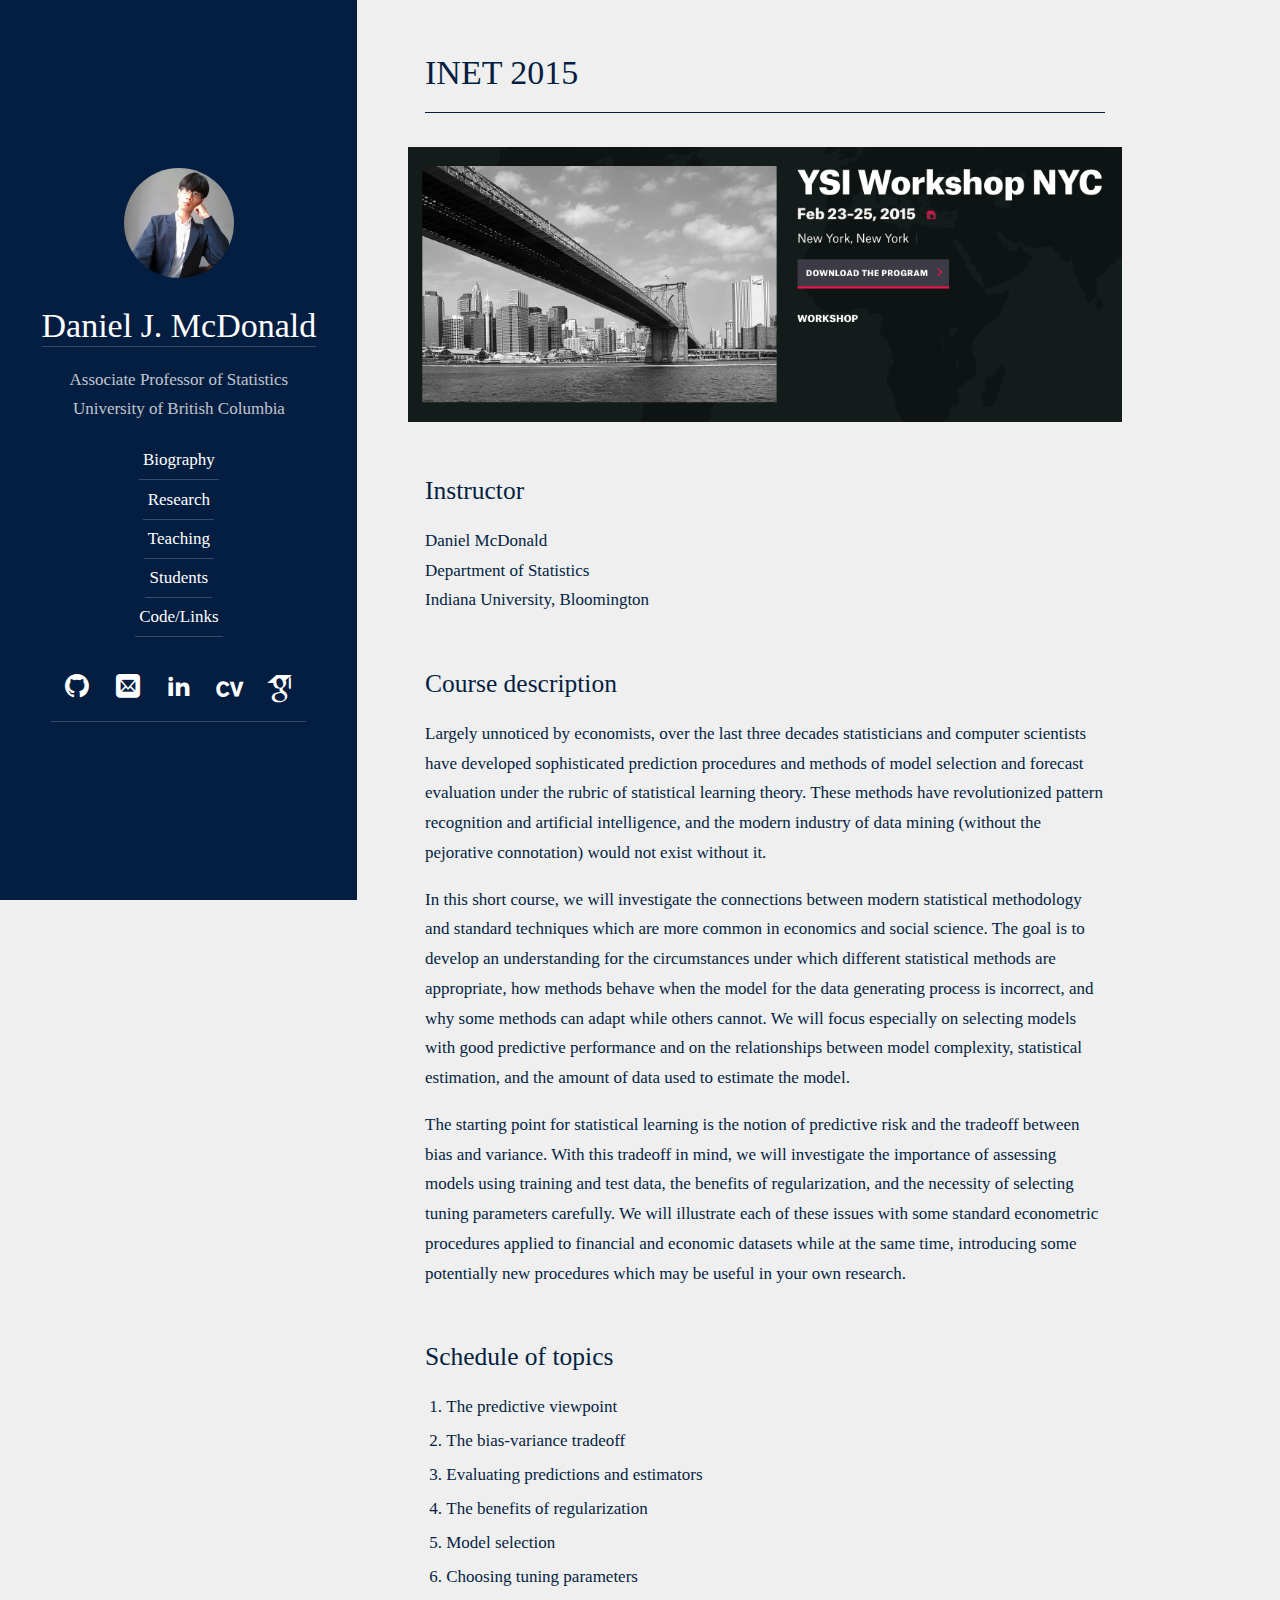
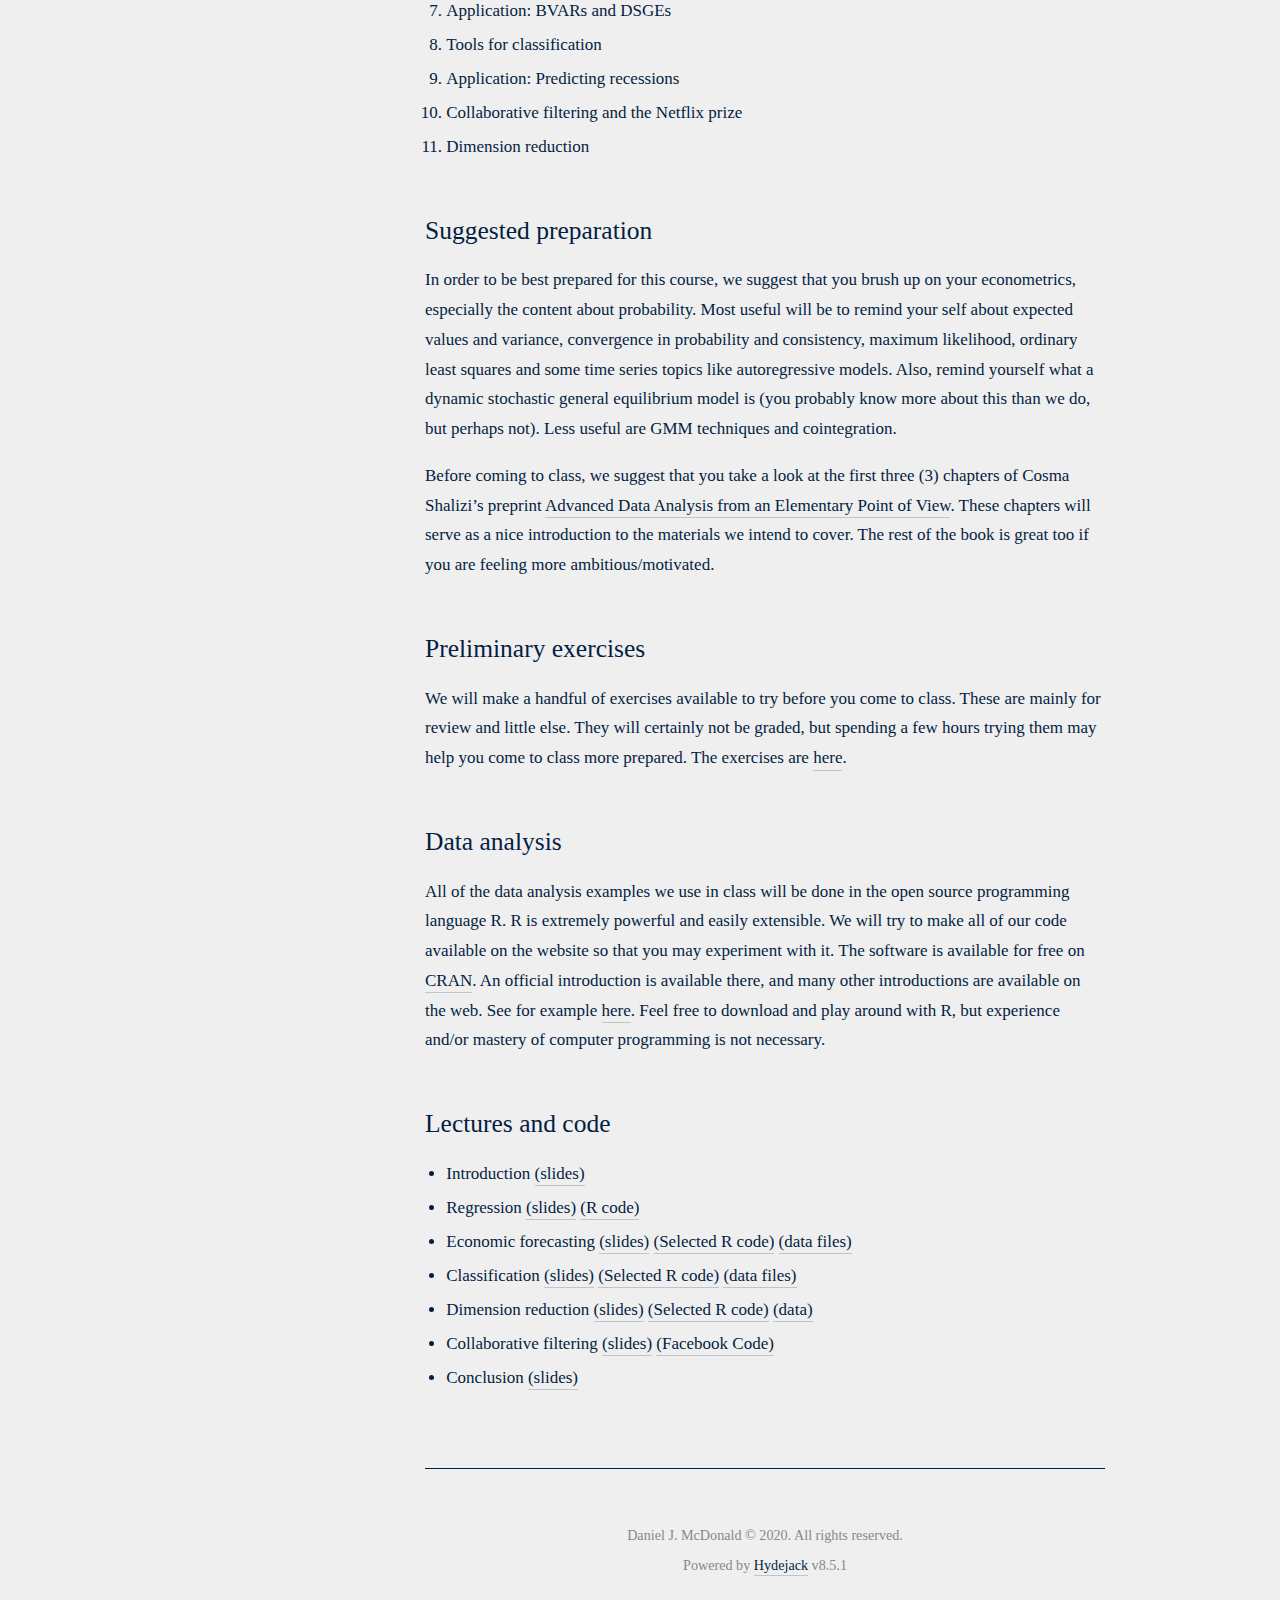
<file: teaching/inet2015.html>
<!DOCTYPE html>
<html lang="en"><!--
 __  __                __                                     __
/\ \/\ \              /\ \             __                    /\ \
\ \ \_\ \   __  __    \_\ \      __   /\_\      __       ___ \ \ \/'\
 \ \  _  \ /\ \/\ \   /'_` \   /'__`\ \/\ \   /'__`\    /'___\\ \ , <
  \ \ \ \ \\ \ \_\ \ /\ \L\ \ /\  __/  \ \ \ /\ \L\.\_ /\ \__/ \ \ \\`\
   \ \_\ \_\\/`____ \\ \___,_\\ \____\ _\ \ \\ \__/.\_\\ \____\ \ \_\ \_\
    \/_/\/_/ `/___/> \\/__,_ / \/____//\ \_\ \\/__/\/_/ \/____/  \/_/\/_/
                /\___/                \ \____/
                \/__/                  \/___/

Powered by Hydejack v8.5.1 <https://hydejack.com/>
-->











<head>
  



<meta charset="utf-8">
<meta name="viewport" content="width=device-width, initial-scale=1, maximum-scale=1, user-scalable=no">
<meta http-equiv="x-ua-compatible" content="ie=edge">




  
<!-- Begin Jekyll SEO tag v2.6.1 -->
<title>INET 2015 | Daniel J. McDonald</title>
<meta name="generator" content="Jekyll v3.8.6" />
<meta property="og:title" content="INET 2015" />
<meta name="author" content="Daniel J. McDonald" />
<meta property="og:locale" content="en" />
<meta name="description" content="Associate Professor of Statistics" />
<meta property="og:description" content="Associate Professor of Statistics" />
<link rel="canonical" href="https://dajmcdon.github.io/teaching/inet2015.html" />
<meta property="og:url" content="https://dajmcdon.github.io/teaching/inet2015.html" />
<meta property="og:site_name" content="Daniel J. McDonald" />
<script type="application/ld+json">
{"publisher":{"@type":"Organization","logo":{"@type":"ImageObject","url":"https://dajmcdon.github.io/assets/img/bio-photo.jpg"},"name":"Daniel J. McDonald"},"url":"https://dajmcdon.github.io/teaching/inet2015.html","author":{"@type":"Person","name":"Daniel J. McDonald"},"description":"Associate Professor of Statistics","headline":"INET 2015","@type":"WebPage","@context":"https://schema.org"}</script>
<!-- End Jekyll SEO tag -->


  

  


<meta name="mobile-web-app-capable" content="yes">

<meta name="apple-mobile-web-app-capable" content="yes">
<meta name="apple-mobile-web-app-title" content="Daniel J. McDonald">
<meta name="apple-mobile-web-app-status-bar-style" content="black">

<meta name="application-name" content="Daniel J. McDonald">
<meta name="msapplication-config" content="/assets/ieconfig.xml">


<meta name="theme-color" content="rgb(4,30,66)">


<meta name="generator" content="Hydejack v8.5.1" />




<link rel="alternate" href="https://dajmcdon.github.io/teaching/inet2015.html" hreflang="en">

<link rel="shortcut icon" href="/assets/icons/favicon.ico">
<link rel="apple-touch-icon" href="/assets/icons/icon.png">

<link rel="manifest" href="/assets/manifest.json">



  <link rel="dns-prefetch" href="https://www.google-analytics.com">



<link rel="dns-prefetch" href="/" id="_baseURL">
<link rel="dns-prefetch" href="/assets/js/hydejack-legacy-8.5.1.js" id="_hrefJS">
<link rel="dns-prefetch" href="/sw.js" id="_hrefSW">
<link rel="dns-prefetch" href="/assets/bower_components/fontfaceobserver/fontfaceobserver.standalone.js" id="_hrefFFO">
<link rel="dns-prefetch" href="/assets/bower_components/katex/dist/katex.min.js" id="_hrefKatexJS">
<link rel="dns-prefetch" href="/assets/bower_components/katex/dist/katex.min.css" id="_hrefKatexCSS">
<link rel="dns-prefetch" href="/assets/bower_components/katex/dist/contrib/copy-tex.min.js" id="_hrefKatexCopyJS">
<link rel="dns-prefetch" href="/assets/bower_components/katex/dist/contrib/copy-tex.min.css" id="_hrefKatexCopyCSS">
<link rel="dns-prefetch" href="/assets/img/swipe.svg" id="_hrefSwipeSVG">




<script>
!function(e,t){"use strict";function n(e,t,n,r){e.addEventListener?e.addEventListener(t,n,r):e.attachEvent?e.attachEvent("on"+t,n):e["on"+t]=n}e.loadJS=function(e,r){var o=t.createElement("script");o.src=e,r&&n(o,"load",r,{once:!0});var a=t.scripts[0];return a.parentNode.insertBefore(o,a),o},e._loaded=!1,e.loadJSDeferred=function(r,o){function a(){e._loaded=!0,o&&n(d,"load",o,{once:!0});var r=t.scripts[0];r.parentNode.insertBefore(d,r)}var d=t.createElement("script");return d.src=r,e._loaded?a():n(e,"load",a,{once:!0}),d},e.setRel=e.setRelStylesheet=function(e){function n(){this.rel="stylesheet"}var r=t.getElementById(e);r.addEventListener?r.addEventListener("load",n,{once:!0}):r.onload=n}}(window,document);
;
!function(a){"use strict";var b=function(b,c,d){function e(a){return h.body?a():void setTimeout(function(){e(a)})}function f(){i.addEventListener&&i.removeEventListener("load",f),i.media=d||"all"}var g,h=a.document,i=h.createElement("link");if(c)g=c;else{var j=(h.body||h.getElementsByTagName("head")[0]).childNodes;g=j[j.length-1]}var k=h.styleSheets;i.rel="stylesheet",i.href=b,i.media="only x",e(function(){g.parentNode.insertBefore(i,c?g:g.nextSibling)});var l=function(a){for(var b=i.href,c=k.length;c--;)if(k[c].href===b)return a();setTimeout(function(){l(a)})};return i.addEventListener&&i.addEventListener("load",f),i.onloadcssdefined=l,l(f),i};"undefined"!=typeof exports?exports.loadCSS=b:a.loadCSS=b}("undefined"!=typeof global?global:this);
;
!function(a){if(a.loadCSS){var b=loadCSS.relpreload={};if(b.support=function(){try{return a.document.createElement("link").relList.supports("preload")}catch(b){return!1}},b.poly=function(){for(var b=a.document.getElementsByTagName("link"),c=0;c<b.length;c++){var d=b[c];"preload"===d.rel&&"style"===d.getAttribute("as")&&(a.loadCSS(d.href,d,d.getAttribute("media")),d.rel=null)}},!b.support()){b.poly();var c=a.setInterval(b.poly,300);a.addEventListener&&a.addEventListener("load",function(){b.poly(),a.clearInterval(c)}),a.attachEvent&&a.attachEvent("onload",function(){a.clearInterval(c)})}}}(this);
;
!function(w, d) {
  w._noPushState = false;
  w._noDrawer = true;
}(window, document);
</script>

<!--[if gt IE 8]><!---->











  <link rel="stylesheet" href="/assets/css/hydejack-8.5.1.css">
  <link rel="stylesheet" href="/assets/icomoon/style.css">
  


<!--<![endif]-->



<link rel="stylesheet" href="/assets/css/academicons.min.css"/>
<link rel="stylesheet" href="/assets/css/fontawesome-all.min.css"/>


</head>

<body class="no-color-transition">
  

<hy-push-state
  replace-ids="_main"
  link-selector="a[href]:not([href*='/assets/']):not(.external):not(.no-push-state)"
  duration="250"
  script-selector="script:not([type^='math/tex'])"
  prefetch
>
  
    <main
  id="_main"
  class="content fade-in layout-page"
  role="main"
  data-color="rgb(4,30,66)"
  data-theme-color="rgb(4,30,66)"
  
    data-image="/rgb(4,30,66)"
    data-overlay
  
  >
  <article class="page" role="article">
  <header>
    <h1 class="page-title">INET 2015</h1>
    



  <div class="hr pb0"></div>


  </header>

  <p><img src="/assets/teaching/inet2015/inetlogo2015.png" alt="" class="lead" data-width="800" /></p>

<h2 id="instructor">Instructor</h2>
<p>Daniel McDonald<br />
Department of Statistics<br />
Indiana University, Bloomington</p>

<h2 id="course-description">Course description</h2>

<p>Largely unnoticed by economists, over the last three decades
statisticians and computer scientists have developed sophisticated
prediction procedures and methods of model selection and forecast
evaluation under the rubric of statistical learning theory. These
methods have revolutionized pattern recognition and artificial
intelligence, and the modern industry of data mining (without the
pejorative connotation) would not exist without it.</p>

<p>In this short course, we will investigate the connections between
modern statistical methodology and standard techniques which are more
common in economics and social science. The goal is to develop an
understanding for the circumstances under which different statistical
methods are appropriate, how methods behave when the model for the
data generating process is incorrect, and why some methods can adapt
while others cannot. We will focus especially on selecting models with
good predictive performance and on the relationships between model
complexity, statistical estimation, and the amount of data used to
estimate the model.</p>

<p>The starting point for statistical learning is the notion of
predictive risk and the tradeoff between bias and variance. With this
tradeoff in mind, we will investigate the importance of assessing
models using training and test data, the benefits of regularization,
and the necessity of selecting tuning parameters carefully. We will
illustrate each of these issues with some standard econometric
procedures applied to financial and economic datasets while at the
same time, introducing some potentially new procedures which may be
useful in your own research.</p>

<h2 id="schedule-of-topics">Schedule of topics</h2>

<ol>
  <li>The predictive viewpoint</li>
  <li>The bias-variance tradeoff</li>
  <li>Evaluating predictions and estimators</li>
  <li>The benefits of regularization</li>
  <li>Model selection</li>
  <li>Choosing tuning parameters</li>
  <li>Application: BVARs and DSGEs</li>
  <li>Tools for classification</li>
  <li>Application: Predicting recessions</li>
  <li>Collaborative filtering and the Netflix prize</li>
  <li>Dimension reduction</li>
</ol>

<h2 id="suggested-preparation">Suggested preparation</h2>

<p>In order to be best prepared for this course, we suggest that you
brush up on your econometrics, especially the content about
probability. Most useful will be to remind your self about expected
values and variance, convergence in probability and consistency,
maximum likelihood, ordinary least squares and some time series topics
like autoregressive models. Also, remind yourself what a dynamic
stochastic general equilibrium model is (you probably know more about
this than we do, but perhaps not). Less useful are GMM techniques and
cointegration.</p>

<p>Before coming to class, we suggest that you take a look at the first
three (3) chapters of Cosma Shalizi’s preprint 
<a href="http://www.stat.cmu.edu/~cshalizi/ADAfaEPoV/">Advanced Data Analysis from an Elementary Point of View</a>.
These chapters will serve as a nice introduction to the materials we intend to
cover. The rest of the book is great too if you are feeling more
ambitious/motivated.</p>

<h2 id="preliminary-exercises">Preliminary exercises</h2>

<p>We will make a handful of exercises available to try before you come
to class. These are mainly for review and little else. They will
certainly not be graded, but spending a few hours trying them may help
you come to class more prepared. The exercises are <a href="/assets/teaching/inet2013/prelimQuestions.pdf">here</a>.</p>

<h2 id="data-analysis">Data analysis</h2>

<p>All of the data analysis examples we use in class will be done in the
open source programming language R. R is extremely
powerful and easily extensible. We will try to make all of our code
available on the website so that you may experiment with it. The
software is available for free on <a href="http://cran.r-project.org/">CRAN</a>. An
official introduction is available there, and many other introductions
are available on the web. See for example <a href="/code-links.html">here</a>. Feel free to download and play around with
R, but experience and/or mastery of computer programming is not
necessary.</p>

<h2 id="lectures-and-code">Lectures and code</h2>

<ul>
  <li>Introduction <a href="/assets/teaching/inet2015/inet2015intro.pdf">(slides)</a></li>
  <li>Regression <a href="/assets/teaching/inet2015/inet2015regression.pdf">(slides)</a> <a href="/assets/teaching/inet2015/regression.R">(R code)</a></li>
  <li>Economic forecasting <a href="/assets/teaching/inet2015/inet2015econfcast.pdf">(slides)</a> <a href="/assets/teaching/inet2015/econfcast.R">(Selected R code)</a> <a href="/assets/teaching/inet2015/econfcast.zip">(data files)</a></li>
  <li>Classification <a href="/assets/teaching/inet2015/inet2015classification.pdf">(slides)</a> <a href="/assets/teaching/inet2015/classification.R">(Selected R code)</a> <a href="/assets/teaching/inet2015/classification.zip">(data files)</a></li>
  <li>Dimension reduction <a href="/assets/teaching/inet2015/inet2015moremethods.pdf">(slides)</a> <a href="/assets/teaching/inet2015/embeddings.R">(Selected R code)</a> <a href="/assets/teaching/inet2015/nci.data">(data)</a></li>
  <li>Collaborative filtering <a href="/assets/teaching/inet2015/inet2015cftemp.pdf">(slides)</a> <a href="/assets/teaching/inet2015/facebook.R">(Facebook Code)</a></li>
  <li>Conclusion <a href="/assets/teaching/inet2015/inet2015conclusion.pdf">(slides)</a></li>
</ul>

</article>

  

  
<footer role="contentinfo">
  <hr/>
  
    <p><small class="copyright">Daniel J. McDonald © 2020. All rights reserved.
</small></p>
  
  
  <p><small>Powered by <a class="external" href="https://hydejack.com/">Hydejack</a> v<span id="_version">8.5.1</span></small></p>
  <hr class="sr-only"/>
</footer>


</main>

    <hy-drawer
  class=""
  align="left"
  threshold="10"
  touch-events
  prevent-default
>
  <header id="_sidebar" class="sidebar" role="banner">
    
    <div class="sidebar-bg sidebar-overlay" style="background-color:rgb(4,30,66);background-image:url(/rgb(4,30,66))"></div>

    <div class="sidebar-sticky">
      <div class="sidebar-about">
        
          <a class="no-hover" href="/" tabindex="-1">
            <img src="/assets/img/bio-photo.jpg" class="avatar" alt="Daniel J. McDonald" data-ignore />
          </a>
        
        <h2 class="h1"><a href="/">Daniel J. McDonald</a></h2>
        
        
          <p class="">
            Associate Professor of Statistics<br /> University of British Columbia

          </p>
        
      </div>

      <nav class="sidebar-nav heading" role="navigation">
        <span class="sr-only">Navigation:</span>
<ul>
  
    
      
      <li>
        <a
          id="_navigation"
          href="/"
          class="sidebar-nav-item active"
          
        >
          Biography
        </a>
      </li>
    
      
      <li>
        <a
          
          href="/research/"
          class="sidebar-nav-item"
          
        >
          Research
        </a>
      </li>
    
      
      <li>
        <a
          
          href="/teaching/"
          class="sidebar-nav-item active"
          
        >
          Teaching
        </a>
      </li>
    
      
      <li>
        <a
          
          href="/students/"
          class="sidebar-nav-item"
          
        >
          Students
        </a>
      </li>
    
      
      <li>
        <a
          
          href="/code-links/"
          class="sidebar-nav-item"
          
        >
          Code/Links
        </a>
      </li>
    
  
</ul>

      </nav>

      

      <div class="sidebar-social">
        <span class="sr-only">Social:</span>
<ul>
  
    
      



  

  
  
  
  

  

  

  <li>
    <a href="https://github.com/dajmcdon" title="GitHub" class="no-mark-external">
      <span class="icon-github"></span>
      <span class="sr-only">GitHub</span>
    </a>
  </li>


    
      



  

  
  
  
  

  

  

  <li>
    <a href="mailto:daniel@stat.ubc.ca" title="Email" class="no-mark-external">
      <span class="icon-mail"></span>
      <span class="sr-only">Email</span>
    </a>
  </li>


    
      



  

  
  
  
  

  

  

  <li>
    <a href="https://www.linkedin.com/in/dajmcdon" title="LinkedIn" class="no-mark-external">
      <span class="icon-linkedin2"></span>
      <span class="sr-only">LinkedIn</span>
    </a>
  </li>


    
    <li>
        <a href="/assets/research/DanielMcDonaldCV.pdf" title="CV" class="no-mark-external">
            <span class="ai ai-cv ai-lg"></span>
            <span class="sr-only">CV</span>
        </a>
    </li>
    <li>
        <a
    href="https://scholar.google.com/citations?user=qRmkt6wAAAAJ&hl=en"
    title="google scholar" class="no-mark-external">
            <span class="ai ai-google-scholar ai-lg"></span>
            <span class="sr-only">Google Scholar</span>
        </a>
    </li>
  
</ul>

      </div>
    </div>
  </header>
</hy-drawer>
<hr class="sr-only" hidden />

  
</hy-push-state>

<!--[if gt IE 10]><!---->

  <script type="module">window.__ESM__=!0; import '/assets/js/hydejack-8.5.1.js';</script>
  <script nomodule>if (!window.__ESM__) loadJSDeferred(document.getElementById('_hrefJS').href);</script>
  

  
  <script>!function(w, d) {
    w.ga=w.ga||function(){(ga.q=ga.q||[]).push(arguments)};ga.l=+new Date;

    /**/
      ga('create', 'UA-113354553-2', 'auto');
    /**/

    var pushStateEl = d.getElementsByTagName('hy-push-state')[0];
    var timeoutId;
    pushStateEl.addEventListener('hy-push-state-load', function() {
      w.clearTimeout(timeoutId);
      timeoutId = w.setTimeout(function() {
        ga('set', 'page', w.location.pathname);
        ga('send', 'pageview');
      }, 500);
    });

    d.addEventListener('hy--cookies-ok', function () {
      w.ga(function(tracker) {
        w.ga("set", "anonymizeIp", undefined);
        localStorage && localStorage.setItem("ga--client-id", tracker.get("clientId"));
      });
    });

    w.loadJSDeferred('https://www.google-analytics.com/analytics.js');
  }(window, document);</script>



<!--<![endif]-->




<h2 class="sr-only" hidden>Templates (for web app):</h2>

<template id="_animation-template" hidden>
  <div class="animation-main fixed-top">
    <div class="content">
      <div class="page"></div>
    </div>
  </div>
</template>

<template id="_loading-template" hidden>
  <div class="loading nav-btn fr">
    <span class="sr-only">Loading…</span>
    <span class="icon-cog"></span>
  </div>
</template>

<template id="_error-template" hidden>
  <div class="page">
    <h1 class="page-title">Error</h1>
    
    
    <p class="lead">
      Sorry, an error occurred while loading <a class="this-link" href=""></a>.

    </p>
  </div>
</template>

<template id="_forward-template" hidden>
  <button id="_forward" class="forward nav-btn no-hover fl">
    <span class="sr-only">Forward</span>
    <span class="icon-arrow-right2"></span>
  </button>
</template>

<template id="_back-template" hidden>
  <button id="_back" class="back nav-btn no-hover fl">
    <span class="sr-only">Back</span>
    <span class="icon-arrow-left2"></span>
  </button>
</template>

<template id="_permalink-template" hidden>
  <a href="#" class="permalink">
    <span class="sr-only">Permalink</span>
    <span class="icon-link"></span>
  </a>
</template>




</body>
</html>
</file>
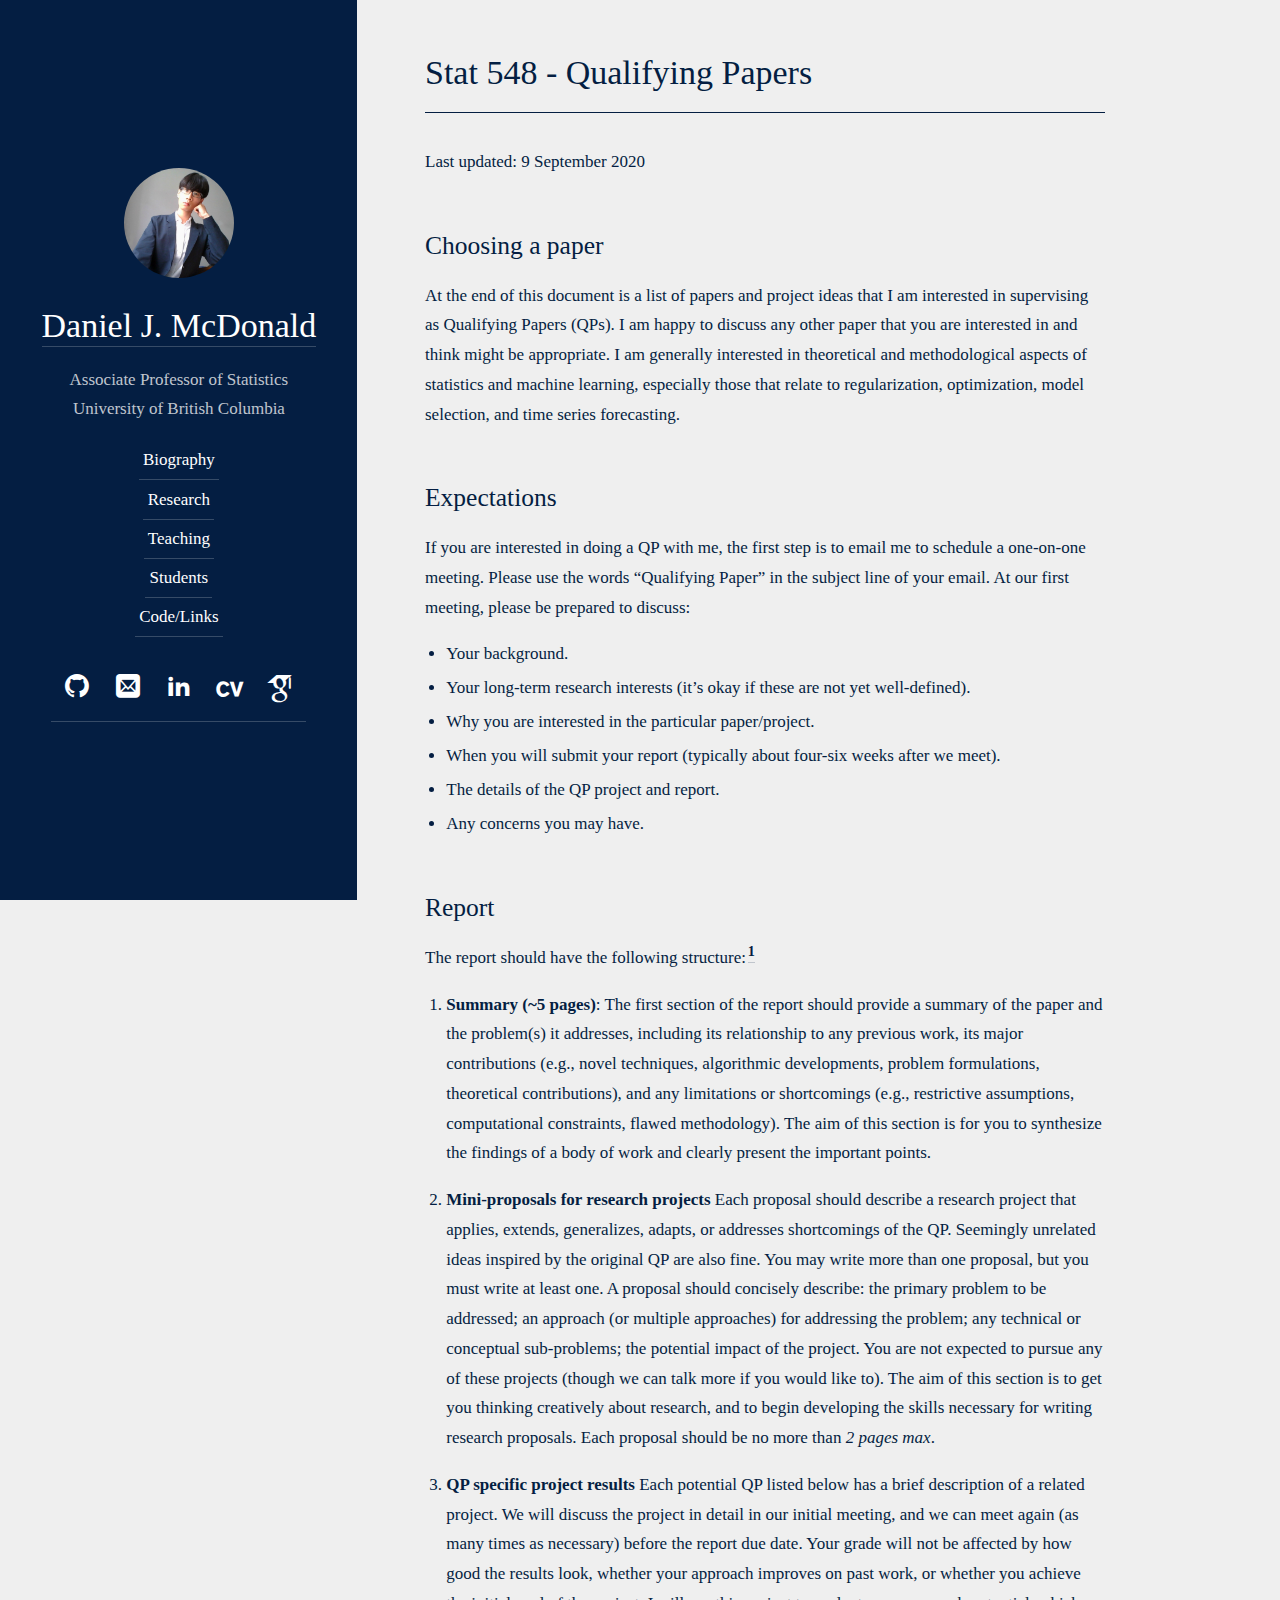
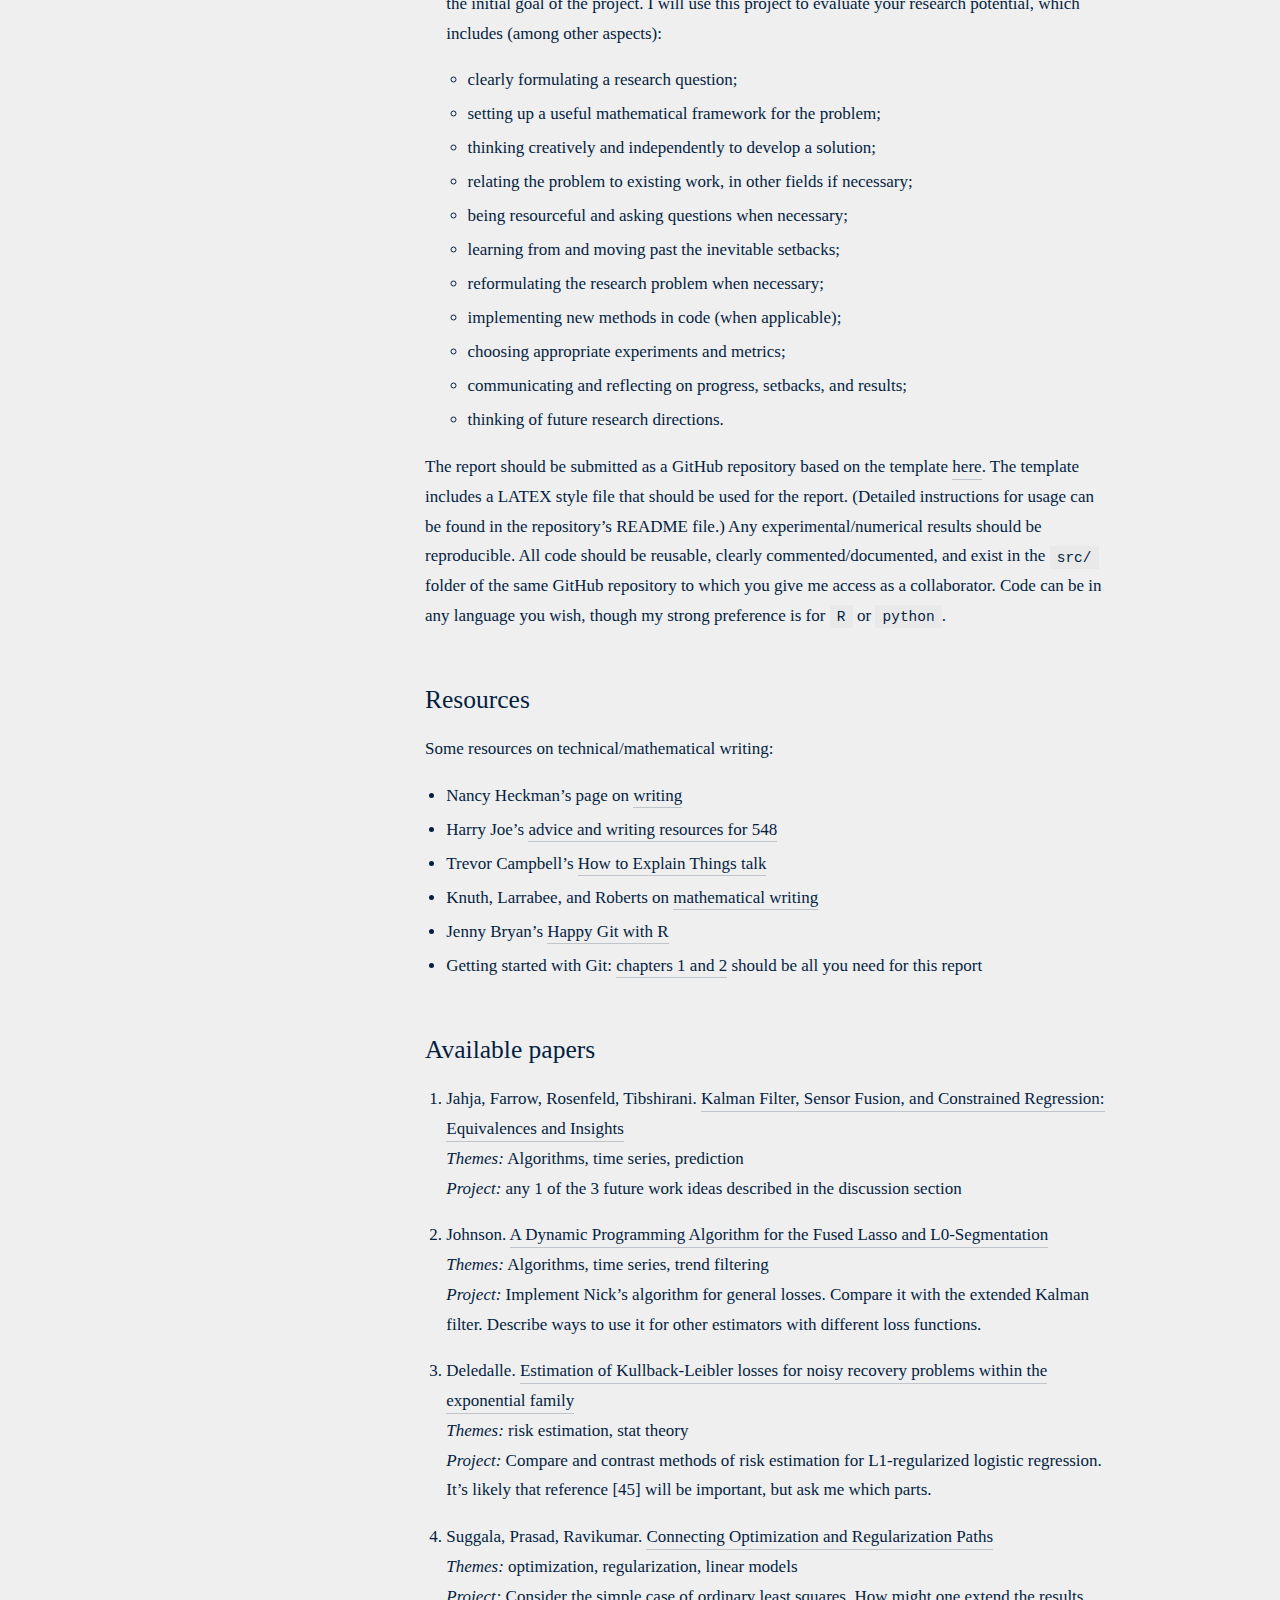
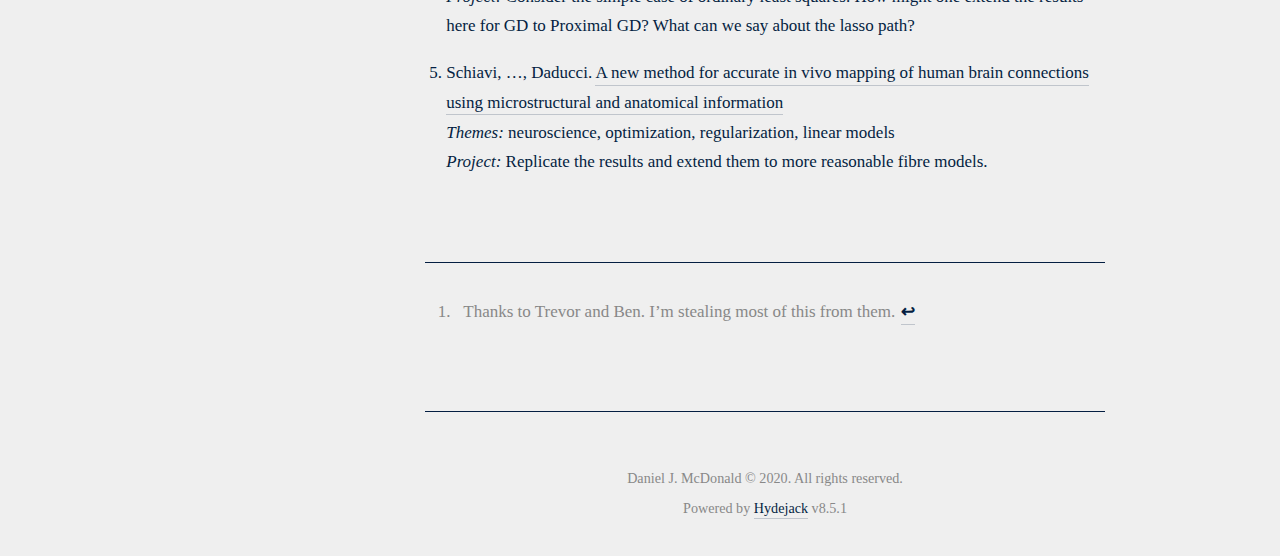
<file: teaching/stat548.html>
<!DOCTYPE html>
<html lang="en"><!--
 __  __                __                                     __
/\ \/\ \              /\ \             __                    /\ \
\ \ \_\ \   __  __    \_\ \      __   /\_\      __       ___ \ \ \/'\
 \ \  _  \ /\ \/\ \   /'_` \   /'__`\ \/\ \   /'__`\    /'___\\ \ , <
  \ \ \ \ \\ \ \_\ \ /\ \L\ \ /\  __/  \ \ \ /\ \L\.\_ /\ \__/ \ \ \\`\
   \ \_\ \_\\/`____ \\ \___,_\\ \____\ _\ \ \\ \__/.\_\\ \____\ \ \_\ \_\
    \/_/\/_/ `/___/> \\/__,_ / \/____//\ \_\ \\/__/\/_/ \/____/  \/_/\/_/
                /\___/                \ \____/
                \/__/                  \/___/

Powered by Hydejack v8.5.1 <https://hydejack.com/>
-->











<head>
  



<meta charset="utf-8">
<meta name="viewport" content="width=device-width, initial-scale=1, maximum-scale=1, user-scalable=no">
<meta http-equiv="x-ua-compatible" content="ie=edge">




  
<!-- Begin Jekyll SEO tag v2.6.1 -->
<title>Stat 548 - Qualifying Papers | Daniel J. McDonald</title>
<meta name="generator" content="Jekyll v3.8.6" />
<meta property="og:title" content="Stat 548 - Qualifying Papers" />
<meta name="author" content="Daniel J. McDonald" />
<meta property="og:locale" content="en" />
<meta name="description" content="Associate Professor of Statistics" />
<meta property="og:description" content="Associate Professor of Statistics" />
<link rel="canonical" href="http://localhost:4000/teaching/stat548.html" />
<meta property="og:url" content="http://localhost:4000/teaching/stat548.html" />
<meta property="og:site_name" content="Daniel J. McDonald" />
<script type="application/ld+json">
{"publisher":{"@type":"Organization","logo":{"@type":"ImageObject","url":"http://localhost:4000/assets/img/bio-photo.jpg"},"name":"Daniel J. McDonald"},"url":"http://localhost:4000/teaching/stat548.html","author":{"@type":"Person","name":"Daniel J. McDonald"},"description":"Associate Professor of Statistics","headline":"Stat 548 - Qualifying Papers","@type":"WebPage","@context":"https://schema.org"}</script>
<!-- End Jekyll SEO tag -->


  

  


<meta name="mobile-web-app-capable" content="yes">

<meta name="apple-mobile-web-app-capable" content="yes">
<meta name="apple-mobile-web-app-title" content="Daniel J. McDonald">
<meta name="apple-mobile-web-app-status-bar-style" content="black">

<meta name="application-name" content="Daniel J. McDonald">
<meta name="msapplication-config" content="/assets/ieconfig.xml">


<meta name="theme-color" content="rgb(4,30,66)">


<meta name="generator" content="Hydejack v8.5.1" />




<link rel="alternate" href="http://localhost:4000/teaching/stat548.html" hreflang="en">

<link rel="shortcut icon" href="/assets/icons/favicon.ico">
<link rel="apple-touch-icon" href="/assets/icons/icon.png">

<link rel="manifest" href="/assets/manifest.json">



  <link rel="dns-prefetch" href="https://www.google-analytics.com">



<link rel="dns-prefetch" href="/" id="_baseURL">
<link rel="dns-prefetch" href="/assets/js/hydejack-legacy-8.5.1.js" id="_hrefJS">
<link rel="dns-prefetch" href="/sw.js" id="_hrefSW">
<link rel="dns-prefetch" href="/assets/bower_components/fontfaceobserver/fontfaceobserver.standalone.js" id="_hrefFFO">
<link rel="dns-prefetch" href="/assets/bower_components/katex/dist/katex.min.js" id="_hrefKatexJS">
<link rel="dns-prefetch" href="/assets/bower_components/katex/dist/katex.min.css" id="_hrefKatexCSS">
<link rel="dns-prefetch" href="/assets/bower_components/katex/dist/contrib/copy-tex.min.js" id="_hrefKatexCopyJS">
<link rel="dns-prefetch" href="/assets/bower_components/katex/dist/contrib/copy-tex.min.css" id="_hrefKatexCopyCSS">
<link rel="dns-prefetch" href="/assets/img/swipe.svg" id="_hrefSwipeSVG">




<script>
!function(e,t){"use strict";function n(e,t,n,r){e.addEventListener?e.addEventListener(t,n,r):e.attachEvent?e.attachEvent("on"+t,n):e["on"+t]=n}e.loadJS=function(e,r){var o=t.createElement("script");o.src=e,r&&n(o,"load",r,{once:!0});var a=t.scripts[0];return a.parentNode.insertBefore(o,a),o},e._loaded=!1,e.loadJSDeferred=function(r,o){function a(){e._loaded=!0,o&&n(d,"load",o,{once:!0});var r=t.scripts[0];r.parentNode.insertBefore(d,r)}var d=t.createElement("script");return d.src=r,e._loaded?a():n(e,"load",a,{once:!0}),d},e.setRel=e.setRelStylesheet=function(e){function n(){this.rel="stylesheet"}var r=t.getElementById(e);r.addEventListener?r.addEventListener("load",n,{once:!0}):r.onload=n}}(window,document);
;
!function(a){"use strict";var b=function(b,c,d){function e(a){return h.body?a():void setTimeout(function(){e(a)})}function f(){i.addEventListener&&i.removeEventListener("load",f),i.media=d||"all"}var g,h=a.document,i=h.createElement("link");if(c)g=c;else{var j=(h.body||h.getElementsByTagName("head")[0]).childNodes;g=j[j.length-1]}var k=h.styleSheets;i.rel="stylesheet",i.href=b,i.media="only x",e(function(){g.parentNode.insertBefore(i,c?g:g.nextSibling)});var l=function(a){for(var b=i.href,c=k.length;c--;)if(k[c].href===b)return a();setTimeout(function(){l(a)})};return i.addEventListener&&i.addEventListener("load",f),i.onloadcssdefined=l,l(f),i};"undefined"!=typeof exports?exports.loadCSS=b:a.loadCSS=b}("undefined"!=typeof global?global:this);
;
!function(a){if(a.loadCSS){var b=loadCSS.relpreload={};if(b.support=function(){try{return a.document.createElement("link").relList.supports("preload")}catch(b){return!1}},b.poly=function(){for(var b=a.document.getElementsByTagName("link"),c=0;c<b.length;c++){var d=b[c];"preload"===d.rel&&"style"===d.getAttribute("as")&&(a.loadCSS(d.href,d,d.getAttribute("media")),d.rel=null)}},!b.support()){b.poly();var c=a.setInterval(b.poly,300);a.addEventListener&&a.addEventListener("load",function(){b.poly(),a.clearInterval(c)}),a.attachEvent&&a.attachEvent("onload",function(){a.clearInterval(c)})}}}(this);
;
!function(w, d) {
  w._noPushState = false;
  w._noDrawer = true;
}(window, document);
</script>

<!--[if gt IE 8]><!---->











  <link rel="stylesheet" href="/assets/css/hydejack-8.5.1.css">
  <link rel="stylesheet" href="/assets/icomoon/style.css">
  


<!--<![endif]-->



<link rel="stylesheet" href="/assets/css/academicons.min.css"/>
<link rel="stylesheet" href="/assets/css/fontawesome-all.min.css"/>


</head>

<body class="no-color-transition">
  

<hy-push-state
  replace-ids="_main"
  link-selector="a[href]:not([href*='/assets/']):not(.external):not(.no-push-state)"
  duration="250"
  script-selector="script:not([type^='math/tex'])"
  prefetch
>
  
    <main
  id="_main"
  class="content fade-in layout-page"
  role="main"
  data-color="rgb(4,30,66)"
  data-theme-color="rgb(4,30,66)"
  
    data-image="/rgb(4,30,66)"
    data-overlay
  
  >
  <article class="page" role="article">
  <header>
    <h1 class="page-title">Stat 548 - Qualifying Papers</h1>
    



  <div class="hr pb0"></div>


  </header>

  <p>Last updated: 9 September 2020</p>

<h2 id="choosing-a-paper">Choosing a paper</h2>

<p>At the end of this document is a list of papers and project ideas that I am interested in supervising as Qualifying Papers (QPs). I am happy to discuss any other paper that you are interested in and think might be appropriate. I am generally interested in theoretical and methodological aspects of statistics and machine learning, especially those that relate to regularization, optimization, model selection, and time series forecasting.</p>

<h2 id="expectations">Expectations</h2>

<p>If you are interested in doing a QP with me, the first step is to email me to schedule a one-on-one meeting. Please use the words “Qualifying Paper” in the subject line of your email. At our first meeting, please be prepared to discuss:</p>
<ul>
  <li>Your background.</li>
  <li>Your long-term research interests (it’s okay if these are not yet well-defined).</li>
  <li>Why you are interested in the particular paper/project.</li>
  <li>When you will submit your report (typically about four-six weeks after we meet).</li>
  <li>The details of the QP project and report.</li>
  <li>Any concerns you may have.</li>
</ul>

<h2 id="report">Report</h2>

<p>The report should have the following structure:<sup id="fnref:1"><a href="#fn:1" class="footnote">1</a></sup></p>

<ol>
  <li>
    <p><strong>Summary (~5 pages)</strong>: The first section of the report should provide a summary of the paper and the problem(s) it addresses, including its relationship to any previous work, its major contributions (e.g., novel techniques, algorithmic developments, problem formulations, theoretical contributions), and any limitations or shortcomings (e.g., restrictive assumptions, computational constraints, flawed methodology). The aim of this section is for you to synthesize the findings of a body of work and clearly present the important points.</p>
  </li>
  <li>
    <p><strong>Mini-proposals for research projects</strong> Each proposal should describe a research project that applies, extends, generalizes, adapts, or addresses shortcomings of the QP. Seemingly unrelated ideas inspired by the original QP are also fine. You may write more than one proposal, but you must write at least one. A proposal should concisely describe: the primary problem to be addressed; an approach (or multiple approaches) for addressing the problem; any technical or conceptual sub-problems; the potential impact of the project. You are not expected to pursue any of these projects (though we can talk more if you would like to). The aim of this section is to get you thinking creatively about research, and to begin developing the skills necessary for writing research proposals. Each proposal should be no more than <em>2 pages max</em>.</p>
  </li>
  <li>
    <p><strong>QP specific project results</strong> Each potential QP listed below has a brief description of a related project. We will discuss the project in detail in our initial meeting, and we can meet again (as many times as necessary) before the report due date. Your grade will not be affected by how good the results look, whether your approach improves on past work, or whether you achieve the initial goal of the project. I will use this project to evaluate your research potential, which includes (among other aspects):</p>
    <ul>
      <li>clearly formulating a research question;</li>
      <li>setting up a useful mathematical framework for the problem;</li>
      <li>thinking creatively and independently to develop a solution;</li>
      <li>relating the problem to existing work, in other fields if necessary;</li>
      <li>being resourceful and asking questions when necessary;</li>
      <li>learning from and moving past the inevitable setbacks;</li>
      <li>reformulating the research problem when necessary;</li>
      <li>implementing new methods in code (when applicable);</li>
      <li>choosing appropriate experiments and metrics;</li>
      <li>communicating and reflecting on progress, setbacks, and results;</li>
      <li>thinking of future research directions.</li>
    </ul>
  </li>
</ol>

<p>The report should be submitted as a GitHub repository based on the template <a href="https://github.com/dajmcdon/qp-template">here</a>. The template includes a LATEX style file that should be used for the report. (Detailed instructions for usage can be found in the repository’s README file.) Any experimental/numerical results should be reproducible. All code should be reusable, clearly commented/documented, and exist in the <code class="highlighter-rouge">src/</code> folder of the same GitHub repository to which you give me access as a collaborator. Code can be in any language you wish, though my strong preference is for <code class="highlighter-rouge">R</code> or <code class="highlighter-rouge">python</code>.</p>

<h2 id="resources">Resources</h2>

<p>Some resources on technical/mathematical writing:</p>

<ul>
  <li>Nancy Heckman’s page on <a href="http://ugrad.stat.ubc.ca/~nancy/writing/">writing</a></li>
  <li>Harry Joe’s <a href="https://www.stat.ubc.ca/~harry/papers/">advice and writing resources for 548</a></li>
  <li>Trevor Campbell’s <a href="https://docs.google.com/presentation/d/13vwchlzQAZjjfiI3AiBC_kM-syI6GJKzbuZoLxgy1a4/edit#slide=id.g4fbcbb044c_0_0">How to Explain Things talk</a></li>
  <li>Knuth, Larrabee, and Roberts on <a href="http://www.jmlr.org/reviewing-papers/knuth_mathematical_writing.pdf">mathematical writing</a></li>
  <li>Jenny Bryan’s <a href="https://happygitwithr.com">Happy Git with R</a></li>
  <li>Getting started with Git: <a href="https://git-scm.com/book/en/v2">chapters 1 and 2</a> should be all you need for this report</li>
</ul>

<h2 id="available-papers">Available papers</h2>

<ol>
  <li>
    <p>Jahja, Farrow, Rosenfeld, Tibshirani. <a href="https://papers.nips.cc/paper/9475-kalman-filter-sensor-fusion-and-constrained-regression-equivalences-and-insights">Kalman Filter, Sensor Fusion, and Constrained Regression: Equivalences and Insights</a><br />
<em>Themes:</em> Algorithms, time series, prediction<br />
<em>Project:</em> any 1 of the 3 future work ideas described in the discussion section</p>
  </li>
  <li>
    <p>Johnson. <a href="https://doi.org/10.1080/10618600.2012.681238">A Dynamic Programming Algorithm for the Fused Lasso and L0-Segmentation</a><br />
<em>Themes:</em> Algorithms, time series, trend filtering<br />
<em>Project:</em> Implement Nick’s algorithm for general losses. Compare it with the extended Kalman filter. Describe ways to use it for other estimators with different loss functions.</p>
  </li>
  <li>
    <p>Deledalle. <a href="https://projecteuclid.org/euclid.ejs/1503972028">Estimation of Kullback-Leibler losses for noisy recovery problems within the exponential family</a><br />
<em>Themes:</em> risk estimation, stat theory<br />
<em>Project:</em> Compare and contrast methods of risk estimation for L1-regularized logistic regression. It’s likely that reference [45] will be important, but ask me which parts.</p>
  </li>
  <li>
    <p>Suggala, Prasad, Ravikumar. <a href="https://papers.nips.cc/paper/8260-connecting-optimization-and-regularization-paths.pdf">Connecting Optimization and Regularization Paths</a><br />
<em>Themes:</em> optimization, regularization, linear models<br />
<em>Project:</em> Consider the simple case of ordinary least squares. How might one extend the results here for GD to Proximal GD? What can we say about the lasso path?</p>
  </li>
  <li>
    <p>Schiavi, …, Daducci. <a href="https://advances.sciencemag.org/content/6/31/eaba8245.full">A new method for accurate in vivo mapping of human brain connections using microstructural and anatomical information</a><br />
<em>Themes:</em> neuroscience, optimization, regularization, linear models<br />
<em>Project:</em> Replicate the results and extend them to more reasonable fibre models.</p>
  </li>
</ol>
<div class="footnotes">
  <ol>
    <li id="fn:1">
      <p>Thanks to Trevor and Ben. I’m stealing most of this from them. <a href="#fnref:1" class="reversefootnote">&#x21a9;&#xfe0e;</a></p>
    </li>
  </ol>
</div>

</article>

  

  
<footer role="contentinfo">
  <hr/>
  
    <p><small class="copyright">Daniel J. McDonald © 2020. All rights reserved.
</small></p>
  
  
  <p><small>Powered by <a class="external" href="https://hydejack.com/">Hydejack</a> v<span id="_version">8.5.1</span></small></p>
  <hr class="sr-only"/>
</footer>


</main>

    <hy-drawer
  class=""
  align="left"
  threshold="10"
  touch-events
  prevent-default
>
  <header id="_sidebar" class="sidebar" role="banner">
    
    <div class="sidebar-bg sidebar-overlay" style="background-color:rgb(4,30,66);background-image:url(/rgb(4,30,66))"></div>

    <div class="sidebar-sticky">
      <div class="sidebar-about">
        
          <a class="no-hover" href="/" tabindex="-1">
            <img src="/assets/img/bio-photo.jpg" class="avatar" alt="Daniel J. McDonald" data-ignore />
          </a>
        
        <h2 class="h1"><a href="/">Daniel J. McDonald</a></h2>
        
        
          <p class="">
            Associate Professor of Statistics<br /> University of British Columbia

          </p>
        
      </div>

      <nav class="sidebar-nav heading" role="navigation">
        <span class="sr-only">Navigation:</span>
<ul>
  
    
      
      <li>
        <a
          id="_navigation"
          href="/"
          class="sidebar-nav-item active"
          
        >
          Biography
        </a>
      </li>
    
      
      <li>
        <a
          
          href="/research/"
          class="sidebar-nav-item"
          
        >
          Research
        </a>
      </li>
    
      
      <li>
        <a
          
          href="/teaching/"
          class="sidebar-nav-item active"
          
        >
          Teaching
        </a>
      </li>
    
      
      <li>
        <a
          
          href="/students/"
          class="sidebar-nav-item"
          
        >
          Students
        </a>
      </li>
    
      
      <li>
        <a
          
          href="/code-links/"
          class="sidebar-nav-item"
          
        >
          Code/Links
        </a>
      </li>
    
  
</ul>

      </nav>

      

      <div class="sidebar-social">
        <span class="sr-only">Social:</span>
<ul>
  
    
      



  

  
  
  
  

  

  

  <li>
    <a href="https://github.com/dajmcdon" title="GitHub" class="no-mark-external">
      <span class="icon-github"></span>
      <span class="sr-only">GitHub</span>
    </a>
  </li>


    
      



  

  
  
  
  

  

  

  <li>
    <a href="mailto:daniel@stat.ubc.ca" title="Email" class="no-mark-external">
      <span class="icon-mail"></span>
      <span class="sr-only">Email</span>
    </a>
  </li>


    
      



  

  
  
  
  

  

  

  <li>
    <a href="https://www.linkedin.com/in/dajmcdon" title="LinkedIn" class="no-mark-external">
      <span class="icon-linkedin2"></span>
      <span class="sr-only">LinkedIn</span>
    </a>
  </li>


    
    <li>
        <a href="/assets/research/DanielMcDonaldCV.pdf" title="CV" class="no-mark-external">
            <span class="ai ai-cv ai-lg"></span>
            <span class="sr-only">CV</span>
        </a>
    </li>
    <li>
        <a
    href="https://scholar.google.com/citations?user=qRmkt6wAAAAJ&hl=en"
    title="google scholar" class="no-mark-external">
            <span class="ai ai-google-scholar ai-lg"></span>
            <span class="sr-only">Google Scholar</span>
        </a>
    </li>
  
</ul>

      </div>
    </div>
  </header>
</hy-drawer>
<hr class="sr-only" hidden />

  
</hy-push-state>

<!--[if gt IE 10]><!---->

  <script type="module">window.__ESM__=!0; import '/assets/js/hydejack-8.5.1.js';</script>
  <script nomodule>if (!window.__ESM__) loadJSDeferred(document.getElementById('_hrefJS').href);</script>
  

  
  <script>!function(w, d) {
    w.ga=w.ga||function(){(ga.q=ga.q||[]).push(arguments)};ga.l=+new Date;

    /**/
      ga('create', 'UA-113354553-2', 'auto');
    /**/

    var pushStateEl = d.getElementsByTagName('hy-push-state')[0];
    var timeoutId;
    pushStateEl.addEventListener('hy-push-state-load', function() {
      w.clearTimeout(timeoutId);
      timeoutId = w.setTimeout(function() {
        ga('set', 'page', w.location.pathname);
        ga('send', 'pageview');
      }, 500);
    });

    d.addEventListener('hy--cookies-ok', function () {
      w.ga(function(tracker) {
        w.ga("set", "anonymizeIp", undefined);
        localStorage && localStorage.setItem("ga--client-id", tracker.get("clientId"));
      });
    });

    w.loadJSDeferred('https://www.google-analytics.com/analytics.js');
  }(window, document);</script>



<!--<![endif]-->




<h2 class="sr-only" hidden>Templates (for web app):</h2>

<template id="_animation-template" hidden>
  <div class="animation-main fixed-top">
    <div class="content">
      <div class="page"></div>
    </div>
  </div>
</template>

<template id="_loading-template" hidden>
  <div class="loading nav-btn fr">
    <span class="sr-only">Loading…</span>
    <span class="icon-cog"></span>
  </div>
</template>

<template id="_error-template" hidden>
  <div class="page">
    <h1 class="page-title">Error</h1>
    
    
    <p class="lead">
      Sorry, an error occurred while loading <a class="this-link" href=""></a>.

    </p>
  </div>
</template>

<template id="_forward-template" hidden>
  <button id="_forward" class="forward nav-btn no-hover fl">
    <span class="sr-only">Forward</span>
    <span class="icon-arrow-right2"></span>
  </button>
</template>

<template id="_back-template" hidden>
  <button id="_back" class="back nav-btn no-hover fl">
    <span class="sr-only">Back</span>
    <span class="icon-arrow-left2"></span>
  </button>
</template>

<template id="_permalink-template" hidden>
  <a href="#" class="permalink">
    <span class="sr-only">Permalink</span>
    <span class="icon-link"></span>
  </a>
</template>




</body>
</html>
</file>
<file: assets/css/hydejack-8.5.1.css>
/*!
 *  __  __                __                                     __
 * /\ \/\ \              /\ \             __                    /\ \
 * \ \ \_\ \   __  __    \_\ \      __   /\_\      __       ___ \ \ \/'\
 *  \ \  _  \ /\ \/\ \   /'_` \   /'__`\ \/\ \   /'__`\    /'___\\ \ , <
 *   \ \ \ \ \\ \ \_\ \ /\ \L\ \ /\  __/  \ \ \ /\ \L\.\_ /\ \__/ \ \ \\`\
 *    \ \_\ \_\\/`____ \\ \___,_\\ \____\ _\ \ \\ \__/.\_\\ \____\ \ \_\ \_\
 *     \/_/\/_/ `/___/> \\/__,_ / \/____//\ \_\ \\/__/\/_/ \/____/  \/_/\/_/
 *                 /\___/                \ \____/
 *                 \/__/                  \/___/
 *
 * Powered by Hydejack v8.5.1 <https://hydejack.com/>
 */
body{--code-font-family: Menlo,Monaco,Consolas,monospace;--font-weight: 400;--font-weight-bold: 700;--font-weight-heading: 400;--text-muted: #888;--gray-bg: rgba(0,0,0,0.025);--gray-text: #666;--menu-text: #bbb;--body-color: #333;--body-bg: #fff;--border-color: #ebebeb}.clearfix,.sidebar-social::after{content:"";display:table;clear:both}.color-transition,body,p,hr,.hr,blockquote,.faded,.read-more,figure,.figure,table:not(.highlight) td,table:not(.highlight) th,table:not(.highlight) thead,table:not(.highlight) thead+tbody,table:not(.highlight) tbody+tbody,table:not(.highlight) tfoot,table:not(.highlight) tbody tr:nth-child(even) td,table:not(.highlight) tbody tr:nth-child(even) th,table:not(.highlight) tbody tr:nth-child(odd) td,table:not(.highlight) tbody tr:nth-child(odd) th,.footnotes::before,code,.message,.pagination,#_cookies-banner{transition:background-color 1s ease, border-color 1s ease}.no-color-transition{transition:none !important}*,*::before,*::after{box-sizing:border-box}html{-webkit-text-size-adjust:100%;-ms-text-size-adjust:100%;-ms-overflow-style:scrollbar;-webkit-tap-highlight-color:transparent}@-ms-viewport{width:device-width}article,aside,dialog,figcaption,figure,footer,header,hgroup,main,nav,section{display:block}[tabindex="-1"]:focus{outline:none !important}abbr[title],abbr[data-original-title]{text-decoration:underline;text-decoration:underline dotted;cursor:help;border-bottom:0}address{margin-bottom:1rem;font-style:normal;line-height:inherit}img{vertical-align:middle;border-style:none}svg:not(:root){overflow:hidden}a,area,button,[role="button"],input:not([type=range]),label,select,summary,textarea{touch-action:manipulation}figure{margin:0 0 1rem}label{display:inline-block;margin-bottom:.25rem}button:focus{outline:1px dotted;outline:5px auto -webkit-focus-ring-color}input,button,select,optgroup,textarea{margin:0;font-family:inherit;font-size:inherit;line-height:inherit}button,input{overflow:visible}button,select{text-transform:none}button,html [type="button"],[type="reset"],[type="submit"]{-webkit-appearance:button}button::-moz-focus-inner,[type="button"]::-moz-focus-inner,[type="reset"]::-moz-focus-inner,[type="submit"]::-moz-focus-inner{padding:0;border-style:none}input[type="radio"],input[type="checkbox"]{box-sizing:border-box;padding:0}input[type="date"],input[type="time"],input[type="datetime-local"],input[type="month"]{-webkit-appearance:listbox}textarea{overflow:auto;resize:vertical}fieldset{min-width:0;padding:0;margin:0;border:0}legend{display:block;width:100%;max-width:100%;padding:0;margin-bottom:.5rem;font-size:1.5rem;line-height:inherit;color:inherit;white-space:normal}progress{vertical-align:baseline}[type="number"]::-webkit-inner-spin-button,[type="number"]::-webkit-outer-spin-button{height:auto}[type="search"]{outline-offset:-2px;-webkit-appearance:none}[type="search"]::-webkit-search-cancel-button,[type="search"]::-webkit-search-decoration{-webkit-appearance:none}::-webkit-file-upload-button{font:inherit;-webkit-appearance:button}output{display:inline-block}summary{display:list-item}template{display:none}[hidden]{display:none !important}*{box-sizing:border-box}html,body{margin:0;padding:0}html{font-size:16px;line-height:1.75}body{color:var(--body-color);background-color:var(--body-bg);font-weight:var(--font-weight);overflow-y:scroll}a{text-decoration:none}.lead{margin-left:-1rem;margin-right:-1rem}.content img,.img,.content video,.video{max-width:100%}.content img.lead,.img.lead,.content video.lead,.video.lead{max-width:calc(100% + 2rem);width:calc(100% + 2rem)}@media print{a:not(.no-print-link)::after{content:" (" attr(href) ") ";color:var(--text-muted);font-size:.83em}}h1,h2,h3,h4,h5,h6,.h1,.h2,.h3,.h4,.h5,.h6{font-weight:var(--font-weight-heading);margin:5rem 0 1rem}h1,.h1{font-size:2rem;line-height:1.3}h2,.h2{font-size:1.5rem;line-height:1.4}h3,.h3{font-size:1.17em;line-height:1.5}h4,h5,h6,.h4,.h5,.h6{font-size:1rem;margin-bottom:0.5rem}p{margin-top:0;margin-bottom:1rem}p.lead{font-size:1.2em;margin-top:1.5rem;margin-bottom:1.5rem;padding:0 1rem}ul,ol,dl{margin-top:0;margin-bottom:1rem}ul,ol{padding-left:1.25rem}hr{position:relative;margin:3rem 0;border:0;border-top:1px solid var(--border-color)}.hr{border-bottom:1px solid var(--border-color);padding-bottom:1rem;margin-bottom:2rem}h1,h2,h3,h4,h5,h6,.h1,.h2,.h3,.h4,.h5,.h6,.heading{text-rendering:optimizeLegibility}h1+h2,.h1+.h2,h1+.h2,.h1+h2,h2+h3,.h2+.h3,h2+.h3,.h2+h3,h3+h4,.h3+.h4,h3+.h4,.h3+h4,h4+h5,.h4+.h5,h4+.h5,.h4+h5,h5+h6,.h5+.h6,h5+.h6,.h5+h6{margin-top:0}dt,strong{font-weight:var(--font-weight-bold)}dd{margin-bottom:.5rem}abbr{font-size:85%;font-weight:var(--font-weight-bold);text-transform:uppercase}abbr[title]{cursor:help;border-bottom:1px dotted var(--border-color)}blockquote{padding:.5rem 1rem;margin:.8rem 0;color:var(--text-muted);border-left:0.25rem solid var(--border-color)}blockquote.lead{font-size:1.2em;margin-top:1.5rem;margin-bottom:1.5rem;border-left-width:0.4rem}blockquote>p:last-child{margin-bottom:0}.heading{font-weight:var(--font-weight-heading)}.fine,figure,.figure{font-size:.83em}.faded,.read-more,figure,.figure{color:var(--text-muted)}.centered,figure,.figure{text-align:center}h1[id],h2[id],h3[id],h4[id],h5[id],h6[id]{position:relative}@media screen{h1[id]>.permalink,h2[id]>.permalink,h3[id]>.permalink,h4[id]>.permalink,h5[id]>.permalink,h6[id]>.permalink{border-bottom:none;opacity:0;width:1.5rem;text-align:center;float:right;transition:opacity 400ms;will-change:opacity}}@media screen and (min-width: 44em){h1[id]>.permalink,h2[id]>.permalink,h3[id]>.permalink,h4[id]>.permalink,h5[id]>.permalink,h6[id]>.permalink{float:none;position:absolute;top:0;left:-1.75rem}}@media print{h1[id]>.permalink,h2[id]>.permalink,h3[id]>.permalink,h4[id]>.permalink,h5[id]>.permalink,h6[id]>.permalink{display:none}}h1[id]:hover>.permalink,h2[id]:hover>.permalink,h3[id]:hover>.permalink,h4[id]:hover>.permalink,h5[id]:hover>.permalink,h6[id]:hover>.permalink{opacity:0.5}h1[id]>.permalink:hover,h1[id]>.permalink:focus,h2[id]>.permalink:hover,h2[id]>.permalink:focus,h3[id]>.permalink:hover,h3[id]>.permalink:focus,h4[id]>.permalink:hover,h4[id]>.permalink:focus,h5[id]>.permalink:hover,h5[id]>.permalink:focus,h6[id]>.permalink:hover,h6[id]>.permalink:focus{opacity:1;transition:opacity 200ms}@media print{h1,h2,h3,h4,h5,h6,.h1,.h2,.h3,.h4,.h5,.h6,dt{page-break-inside:avoid;break-inside:avoid-page;page-break-after:avoid;break-after:avoid-page}}table:not(.highlight){border-collapse:collapse;margin-bottom:2rem;margin-left:-1rem;display:block;overflow-x:auto;-webkit-overflow-scrolling:touch}table:not(.highlight) td,table:not(.highlight) th{padding:.25rem .5rem;border:1px solid var(--border-color)}table:not(.highlight) td:first-child,table:not(.highlight) th:first-child{padding-left:1rem}table:not(.highlight) td:last-child,table:not(.highlight) th:last-child{padding-right:1rem}table:not(.highlight) thead{background-color:var(--body-bg)}table:not(.highlight) thead+tbody,table:not(.highlight) tbody+tbody,table:not(.highlight) tfoot{border-top:3px double var(--border-color)}table:not(.highlight) tbody tr:nth-child(even) td,table:not(.highlight) tbody tr:nth-child(even) th{background-color:var(--body-bg)}table:not(.highlight) tbody tr:nth-child(odd) td,table:not(.highlight) tbody tr:nth-child(odd) th{background-color:var(--gray-bg)}@media print{table:not(.highlight){width:100% !important}}table.stretch-table{display:table;width:100% !important;width:calc(100% + 2rem) !important}table.scroll-table{white-space:nowrap}table.flip-table{display:flex;overflow:hidden}table.flip-table thead,table.flip-table thead+tbody,table.flip-table tbody+tbody{border-top:1px solid var(--border-color);border-bottom:1px solid var(--border-color)}table.flip-table thead,table.flip-table tbody{display:flex}table.flip-table thead{flex-shrink:0;min-width:min-content}table.flip-table thead th{padding-left:1rem}table.flip-table tbody{position:relative;overflow-x:auto;overflow-y:hidden;padding-left:1px;-webkit-overflow-scrolling:touch}table.flip-table tr{display:flex;flex-direction:column;min-width:min-content;flex-shrink:0}table.flip-table tr td{border-left:none}table.flip-table tr:first-child td{border-left:1px solid var(--border-color)}table.flip-table tr:last-child td{padding-right:1rem;border-right:1px solid var(--border-color)}table.flip-table td,table.flip-table th{display:block;border-bottom:none}table.flip-table td:first-child,table.flip-table th:first-child{padding-left:.5rem;border-top:none}table.flip-table td:last-child,table.flip-table th:last-child{padding-right:.5rem}@media screen and (max-width: 72em){table.scroll-table-small{white-space:nowrap}table.flip-table-small{display:flex;overflow:hidden}table.flip-table-small thead,table.flip-table-small thead+tbody,table.flip-table-small tbody+tbody{border-top:1px solid var(--border-color);border-bottom:1px solid var(--border-color)}table.flip-table-small thead,table.flip-table-small tbody{display:flex}table.flip-table-small thead{flex-shrink:0;min-width:min-content}table.flip-table-small thead th{padding-left:1rem}table.flip-table-small tbody{position:relative;overflow-x:auto;overflow-y:hidden;padding-left:1px;-webkit-overflow-scrolling:touch}table.flip-table-small tr{display:flex;flex-direction:column;min-width:min-content;flex-shrink:0}table.flip-table-small tr td{border-left:none}table.flip-table-small tr:first-child td{border-left:1px solid var(--border-color)}table.flip-table-small tr:last-child td{padding-right:1rem;border-right:1px solid var(--border-color)}table.flip-table-small td,table.flip-table-small th{display:block;border-bottom:none}table.flip-table-small td:first-child,table.flip-table-small th:first-child{padding-left:.5rem;border-top:none}table.flip-table-small td:last-child,table.flip-table-small th:last-child{padding-right:.5rem}}footer{margin-bottom:2rem}a[href^="#fn:"],a[href^="#fnref:"]{margin-left:.1rem;font-weight:var(--font-weight-bold)}@media screen and (max-width: 73.5em){a[href^="#fn:"],a[href^="#fnref:"]{font-weight:normal}}sup{line-height:1}@media screen and (max-width: 72em){sup[id^="fnref"]{vertical-align:baseline;font-size:inherit}sup[id^="fnref"]>a::before{content:"["}sup[id^="fnref"]>a::after{content:"]"}}.footnotes{margin-top:5rem}.footnotes>ol{color:var(--text-muted)}.footnotes>ol>li{padding:.5rem;margin-left:.5rem}.footnotes>ol>li>p{margin:0}.footnotes>ol>li:focus{outline:none;color:var(--gray-text);background:var(--gray-bg)}.footnotes::before{content:"";display:block;margin:1.5rem 0;border:0;border-top:1px solid var(--border-color)}code,pre{font-family:var(--code-font-family)}code{padding:.25em .5em;background-color:var(--gray-bg);font-size:.85em}.pre-base,pre,article .katex-display,article div.MathJax_Preview{margin-left:-1rem;margin-right:-1rem;padding:1rem;background-color:var(--gray-bg);overflow-x:auto;-webkit-overflow-scrolling:touch;backface-visibility:hidden}@media print{.pre-base,pre,article .katex-display,article div.MathJax_Preview{width:100% !important;page-break-inside:avoid;break-inside:avoid-page}}pre{margin-top:0;display:block;line-height:1.4;font-size:.85em}pre>code{padding:0;color:inherit;background-color:transparent;font-size:1em}pre,.highlight{margin-bottom:2rem}.page{margin-bottom:3em}.page li+li{margin-top:.25rem}.page>header{margin-bottom:2rem}.page-title,.post-title{margin-top:0}.post-date{display:block;margin-top:-0.5rem;margin-bottom:1rem;color:var(--text-muted)}hr.dingbat{border:0}hr.dingbat::after{content:"\2756";display:block;text-align:center;font-size:1.5rem;color:var(--menu-text)}.related-posts{padding-left:0;list-style:none;margin-bottom:2rem}.related-posts>li,.related-posts>li+li{margin-top:1rem}@media print{.comments{display:none}}.read-more{margin-top:2rem;margin-bottom:3rem}.read-more::after{content:" \2192";font-family:"icomoon" !important;speak:none;font-style:normal;font-weight:normal;font-variant:normal;text-transform:none;line-height:1;font-size:smaller;-webkit-font-smoothing:antialiased;-moz-osx-font-smoothing:grayscale}.message{margin-bottom:1rem;padding:1rem;color:var(--gray-text);background-color:var(--gray-bg);margin-left:-1rem;margin-right:-1rem}.pagination{width:calc(100% + 2rem);margin:0 -1rem 1rem;color:var(--text-muted);text-align:center}.pagination>ul{list-style:none;padding:0}.pagination-item>*{display:block;padding:.25rem 1rem;border:solid var(--border-color);border-width:1px 0;transition:border-color 1s ease}.pagination-item>a,.pagination-item>a:hover,.pagination-item>a:focus{border-color:var(--border-color) !important}.pagination-item:first-child>*{margin-bottom:-1px}.pagination-item>a:hover,.pagination-item a:focus{background-color:var(--gray-bg);border-bottom:1px solid var(--border-color)}@media (min-width: 23.5em){.pagination{width:100%;margin:3rem 0}.pagination-item>*{float:left;width:50%;border-width:1px}.pagination-item:first-child>*{margin-bottom:0;border-top-left-radius:0.25rem;border-bottom-left-radius:0.25rem}.pagination-item:last-child>*{margin-left:-1px;border-top-right-radius:0.25rem;border-bottom-right-radius:0.25rem}}body{display:block;position:relative;overflow-x:hidden}hy-push-state,hy-drawer{display:block;overflow:hidden}@media screen{body::before{content:'';width:.5rem;background:var(--border-color);position:fixed;left:0;top:0;bottom:0}}@media screen and (min-width: 64em){body::before{width:21rem}}@media screen and (min-width: 1666px){body::before{width:calc(50% - 28rem)}}@media screen and (min-width: 42em){html{font-size:17px}}@media screen and (min-width: 124em){html{font-size:18px}}@media print{html{font-size:11pt}}.fade-in{animation-duration:500ms;animation-timing-function:ease;animation-name:fade-in;animation-fill-mode:forwards}@keyframes fade-in{from{transform:translateY(-3rem);opacity:0}50%{transform:translateY(-3rem);opacity:0}to{transform:translateY(0);opacity:1}}.fl{float:left}.fr{float:right}.mb4{margin-bottom:4rem}.mb6{margin-bottom:6rem}.mt0{margin-top:0}.mt2{margin-top:2rem}.mt3{margin-top:3rem}.mt4{margin-top:4rem}.pb0{padding-bottom:0}.sixteen-nine{position:relative}.sixteen-nine::before{display:block;content:"";width:100%;padding-top:56.25%}.sixteen-nine>*{position:absolute;top:0;left:0;right:0;bottom:0}.sr-only{display:none;display:unset;position:absolute;width:1px;height:1px;padding:0;margin:-1px;overflow:hidden;clip:rect(0, 0, 0, 0);border:0}.border{border:1px solid var(--border-color);transition:border-color 1s ease}hy-push-state a,.a{position:relative;padding-bottom:.15rem;border-bottom:1px solid;transition:color 1s, border-color 250ms}hy-push-state a:hover,.a:hover{text-decoration:none;transition:color 1s, border-color 50ms}hy-push-state a.no-hover,.a.no-hover{border-bottom:none;padding-bottom:0;transition:none}hy-push-state a.no-hover:hover,.a.no-hover:hover{transition:none}.content .img{overflow:hidden}.content .img img{margin:0;width:100%;height:100%;object-fit:cover;object-position:center;background-color:var(--gray-bg);background-position:center;background-repeat:no-repeat;background-image:url("[data-uri]")}hy-img{display:block;position:relative}hy-img .loading{background-color:var(--gray-bg);position:absolute;top:0;left:0;right:0;bottom:0;display:flex;justify-content:center;align-items:center}hy-img .loading>*{color:var(--menu-text);font-size:2rem}hy-img img{animation-duration:1000ms;animation-timing-function:ease;animation-name:fade-img}figure,.figure{margin-bottom:2rem}figure>*:first-child,.figure>*:first-child{margin-bottom:.5rem}.highlighter-rouge+.figure{margin-top:-1.5rem}@keyframes fade-img{from{opacity:0}to{opacity:1}}.animation-main hy-img img{animation:none !important}hy-drawer{width:100%;position:relative;overflow:hidden;z-index:2}@media screen{hy-drawer{--hy-drawer-width: 100%;--hy-drawer-slide-width: calc(100% - .5rem);--hy-drawer-box-shadow: 0 0 1rem rgba(0, 0, 0, 0.25)}}@media screen and (min-width: 64em){hy-drawer{position:fixed;width:21rem;top:0;left:0;bottom:0;margin-left:0;--hy-drawer-slide-width: calc(100% - 21rem)}hy-drawer.cover{position:relative;width:100%}}@media screen and (min-width: 1666px){hy-drawer{width:calc(50% - 28rem);--hy-drawer-slide-width: calc(50% + 28rem)}}@media screen{hy-drawer.loaded{position:static}}.sidebar{position:relative;display:flex;justify-content:center;align-items:center;color:rgba(255,255,255,0.75);text-align:center;z-index:2;min-height:100vh}.sidebar a{color:#fff;border-bottom-color:rgba(255,255,255,0.2)}.sidebar a:hover{border-bottom-color:#fff}hy-drawer.loaded .sidebar{min-height:100%}.sidebar-bg{position:absolute;top:0;left:calc(50% - 50vw);width:100vw;height:100%;background:#202020 center / cover}.sidebar-bg::after{content:"";position:absolute;top:0;left:0;bottom:0;right:0;background:rgba(0,0,0,0.05)}.sidebar-bg.sidebar-overlay::after{background:-moz-linear-gradient(top, rgba(32,32,32,0) 0%, rgba(32,32,32,0.5) 50%, rgba(32,32,32,0) 100%);background:-webkit-linear-gradient(top, rgba(32,32,32,0) 0%, rgba(32,32,32,0.5) 50%, rgba(32,32,32,0) 100%);background:linear-gradient(to bottom, rgba(32,32,32,0) 0%, rgba(32,32,32,0.5) 50%, rgba(32,32,32,0) 100%)}.sidebar-sticky{position:relative;z-index:3;max-width:21rem;padding:1.5rem;contain:content}.sidebar-about .avatar{margin-bottom:1.5rem}.sidebar-about>h2{margin-top:0}.sidebar-nav>ul{list-style:none;padding-left:0}a.sidebar-nav-item{display:inline-block;font-weight:var(--font-weight-heading);line-height:1.75;padding:.25rem;border-bottom:1px solid rgba(255,255,255,0.2)}@media print{.sidebar{display:none}}#_swipe{position:absolute;z-index:4;opacity:0.33;top:5vw;right:5vw;transform:scale(0.67)}@media screen and (min-width: 42em){#_swipe{top:calc(50% - 48px);right:10vw;transform:scale(1)}}.sidebar-social>ul{display:inline-block;list-style:none;padding-left:0;margin-bottom:0}.sidebar-social>ul>li{float:left}.sidebar-social>ul>li>a{display:inline-block;text-align:center;font-size:1.4rem;width:3rem;height:4rem;padding:.5rem 0;line-height:3rem}.sidebar-social>ul li+li{margin-top:0}@media print{.sidebar-social{display:none}}.fixed-common,.fixed-top,.fixed-bottom{position:fixed;left:0;width:100%;z-index:2}.fixed-top{top:0}.fixed-bottom{bottom:0}.navbar>.content{padding-top:0;padding-bottom:0;min-height:0;color:var(--menu-text)}.nav-btn-bar{margin:0 -1rem 0 -.875rem}.nav-btn{background:none;border:none;padding:1.75rem .875rem;color:var(--menu-text) !important;cursor:pointer}.animation-main{opacity:0;pointer-events:none}@media print{.navbar{display:none}}.navbar .loading{display:none}#_navbar{position:absolute;height:0}#_cookies-banner{background-color:var(--body-bg);border-top:1px solid var(--border-color)}.content{position:relative;margin-left:auto;margin-right:auto;padding:6rem 1rem 12rem}@media screen{.content{padding-left:1.5rem;max-width:38rem;min-height:100vh}}@media screen and (min-width: 54em){.content{max-width:42rem}}@media screen and (min-width: 64em){.content{padding-left:1rem;margin-left:24rem;margin-right:3rem}}@media screen and (min-width: 88em){.content{margin-left:25rem;margin-right:4rem;max-width:48rem}}@media screen and (min-width: 1666px){.content{margin:auto}}@media print{.content{padding-bottom:1rem}}.avatar{width:6.5rem;height:6.5rem;border-radius:100%;overflow:hidden;display:inline-block;position:relative;z-index:1}.avatar img{width:100%}@media screen and (min-width: 88em){.avatar{width:7rem;height:7rem}}.content .avatar{float:right;margin-left:.5rem}article .katex-display,article div.MathJax_Preview{padding:2rem}article .katex-display>.katex,article div.MathJax_Preview>.katex{text-align:left}article .MathJax_Preview{font-family:var(--code-font-family)}article div.MathJax_Preview{font-size:.75em;line-height:1.45;white-space:pre;margin-bottom:2rem}article span.MathJax_Preview{padding:.25em .5em;font-size:.85em;background-color:var(--code-bg)}.MathJax_Preview:empty{display:none;visibility:hidden}main>footer{position:absolute;bottom:0;left:.5rem;right:0;padding:0 1rem;color:var(--text-muted);text-align:center}main>footer>p{margin-bottom:0}@media screen and (min-width: 64em){main>footer{left:0}}@media print{main>footer{display:none}}.highlight,pre.highlight{color:#383a42}.highlight .ge{font-style:italic}.highlight .gs{font-weight:700}.highlight .ow{font-weight:700}.highlight .n,.highlight .nf,.highlight .nn,.highlight .o,.highlight .p{color:#383a42}.highlight .c,.highlight .c1,.highlight .cm,.highlight .cp,.highlight .cs{color:#a0a1a7;font-style:italic}.highlight .sr,.highlight .ss{color:#0184bc}.highlight .k,.highlight .kc,.highlight .kd,.highlight .kn,.highlight .kp,.highlight .kr,.highlight .kt{color:#a626a4}.highlight .l,.highlight .ld,.highlight .s,.highlight .s1,.highlight .s2,.highlight .sb,.highlight .sc,.highlight .sd,.highlight .se,.highlight .sh,.highlight .si,.highlight .sx{color:#50a14f}.highlight .nt,.highlight .nx,.highlight .vi{color:#e45649}.highlight .il,.highlight .m,.highlight .mf,.highlight .mh,.highlight .mi,.highlight .mo,.highlight .na{color:#986801}.highlight .bp,.highlight .nb,.highlight .nc,.highlight .nd,.highlight .ne,.highlight .ni,.highlight .nl,.highlight .no,.highlight .nv,.highlight .py,.highlight .vc,.highlight .vg{color:#c18401}.highlight .gd{color:#ff1414}.highlight .gi{color:#2db448}.highlight .w{color:#f8f8f2}.highlight .cpf{color:navy}.highlight .gu{color:#75715e}.highlight .lineno{color:#9d9d9f;user-select:none}.highlight .ln{color:#9d9d9f;user-select:none}.highlight .ln:after{content:" "}.highlight .hll{color:#383a42;background-color:#e5e5e6}.highlight .hl{color:#383a42;background-color:#e5e5e6}.highlight .language-json .w+.s2{color:#e45649}.highlight .language-json .kc{color:#0184bc}.loading>[class*="icon-"]{display:inline-block;-webkit-animation:rotate 2s infinite linear both;animation:rotate 2s infinite linear both;-webkit-transform-origin:50% 50%;-ms-transform-origin:50% 50%;transform-origin:50% 50%}@-webkit-keyframes rotate{0%{-webkit-transform:rotateZ(0);transform:rotateZ(0)}100%{-webkit-transform:rotateZ(360deg);transform:rotateZ(360deg)}}@keyframes rotate{0%{-webkit-transform:rotateZ(0);transform:rotateZ(0)}100%{-webkit-transform:rotateZ(360deg);transform:rotateZ(360deg)}}body{--body-bg: #efefef;--body-color: #041E42;--border-color: #041E42}.sidebar-bg.sidebar-overlay::after{background:none}h3,h4,h5,h6,.h3,.h4,.h5,.h6{margin:1rem 0 1rem}h2,.h2{margin:3rem 0 1rem}h1:not(.page-title){border-bottom:1px solid var(--border-color);padding-bottom:1rem}.content{padding:3rem 1rem 10rem}.bio-row{padding-top:0;border-bottom:1px solid var(--border-color);align-items:center;margin-bottom:3em}@media all and (min-width: 400px){.bio-row{display:flex;flex-direction:column-reverse}.bio-row .bio-column-1{text-align:center}.bio-row .bio-column-2{padding-bottom:2em}}@media all and (min-width: 768px){.bio-row{display:flex;flex-direction:row}.bio-row .bio-column-1{text-align:left}}.bio-column-1{flex:1;align:middle;padding-left:1em;padding-right:1em}.bio-column-2{flex:0 1 300px}.bio-pic{justify-content:left;align:middle;max-width:270px;max-height:360px;width:auto;height:auto}.recent-news{border-top:1px solid var(--border-color);padding-top:0em;margin-top:5em;padding-bottom:0em}.recent-news dl{display:flex;flex-flow:row wrap;padding-bottom:.5em}.recent-news dt{flex-basis:20%;padding:2px 4px;text-align:right;font-weight:bold}.recent-news dd{flex-basis:80%;flex-grow:1;margin:0;padding:2px 4px}.recent-news dd img{width:25em}.student-row{display:flex;flex-wrap:wrap;justify-content:space-evenly}.each-student{flex-basis:30%;text-align:center}.each-student h3,.each-student .h3{margin:0;padding:0}.each-student img{width:6.5rem;height:6.5rem;border-radius:100%;overflow:hidden;align:middle}button,.btn{background:var(--body-bg);border-style:solid;color:var(--body-color);border-color:var(--body-color);font-style:normal;transition:color 0.2s ease-in-out, border-color 0.2s ease-in-out, background 0.2s ease-in-out;font-size:.75em;border-radius:none;width:6em;text-decoration:none}button:hover,.btn:hover{background:var(--body-color);border-color:var(--body-color);color:var(--body-bg)}button i,.btn i{font-weight:900}.btn-main{border-color:#c63800;color:#c63800}.btn-main:hover{background:#c63800;border-color:#c63800}.btn-secondary{border-color:#00884e;color:#00884e}.btn-secondary:hover{background:#00884e;border-color:#00884e}.btn-ternary{border-color:#c67100;color:#c67100}.btn-ternary:hover{background:#c67100;border-color:#c67100}html{font-family:Garamond,‘Hoefler Text’,‘Times New Roman’,Times,serif}h1,h2,h3,h4,h5,h6,.h1,.h2,.h3,.h4,.h5,.h6,.heading{font-family:Garamond,‘Hoefler Text’,‘Times New Roman’,Times,serif}.content a:not(.btn){color:#041e42;border-color:rgba(4,30,66,0.2)}.content a:not(.btn):hover{border-color:#041e42}:focus{outline-color:#041e42 !important}.btn-primary{color:#fff;background-color:#041e42;border-color:#041e42}.btn-primary:focus,.btn-primary.focus,.form-control:focus,.form-control.focus{box-shadow:0 0 0 3px rgba(4,30,66,0.5)}.btn-primary:hover,.btn-primary.hover{color:#fff;background-color:#020e1e;border-color:#020e1e}.btn-primary:disabled,.btn-primary.disabled{color:#fff;background-color:#041e42;border-color:#041e42}.btn-primary:active,.btn-primary.active{color:#fff;background-color:#020e1e;border-color:#020e1e}::selection{color:#fff;background:#041e42}::-moz-selection{color:#fff;background:#041e42}
</file>
<file: assets/icomoon/style.css>
@font-face {
  font-family: 'icomoon';
  src:  url('fonts/icomoon.eot?l4t5f5');
  src:  url('fonts/icomoon.eot?l4t5f5#iefix') format('embedded-opentype'),
    url('fonts/icomoon.ttf?l4t5f5') format('truetype'),
    url('fonts/icomoon.woff?l4t5f5') format('woff'),
    url('fonts/icomoon.svg?l4t5f5#icomoon') format('svg');
  font-weight: normal;
  font-style: normal;
}

[class^="icon-"], [class*=" icon-"] {
  /* use !important to prevent issues with browser extensions that change fonts */
  font-family: 'icomoon' !important;
  speak: none;
  font-style: normal;
  font-weight: normal;
  font-variant: normal;
  text-transform: none;
  line-height: 1;

  /* Better Font Rendering =========== */
  -webkit-font-smoothing: antialiased;
  -moz-osx-font-smoothing: grayscale;
}

.icon-book:before {
  content: "\e91f";
}
.icon-library:before {
  content: "\e921";
}
.icon-phone:before {
  content: "\e942";
}
.icon-envelop:before {
  content: "\e945";
}
.icon-location:before {
  content: "\e947";
}
.icon-bubbles:before {
  content: "\e96c";
}
.icon-quotes-right:before {
  content: "\e978";
}
.icon-wrench:before {
  content: "\e991";
}
.icon-trophy:before {
  content: "\e99e";
}
.icon-briefcase:before {
  content: "\e9ae";
}
.icon-earth:before {
  content: "\e9ca";
}
.icon-link:before {
  content: "\e9cb";
}
.icon-star-empty:before {
  content: "\2606";
}
.icon-star-half:before {
  content: "\272e";
}
.icon-star-full:before {
  content: "\2605";
}
.icon-heart:before {
  content: "\e9da";
}
.icon-new-tab:before {
  content: "\ea7e";
}
.icon-amazon:before {
  content: "\ea87";
}
.icon-google:before {
  content: "\ea88";
}
.icon-google-plus:before {
  content: "\ea8b";
}
.icon-google-drive:before {
  content: "\ea8f";
}
.icon-facebook:before {
  content: "\ea90";
}
.icon-instagram:before {
  content: "\ea92";
}
.icon-whatsapp:before {
  content: "\ea93";
}
.icon-spotify:before {
  content: "\ea94";
}
.icon-telegram:before {
  content: "\ea95";
}
.icon-twitter:before {
  content: "\ea96";
}
.icon-vine:before {
  content: "\ea97";
}
.icon-vk:before {
  content: "\ea98";
}
.icon-renren:before {
  content: "\ea99";
}
.icon-sina-weibo:before {
  content: "\ea9a";
}
.icon-rss:before {
  content: "\ea9b";
}
.icon-youtube:before {
  content: "\ea9d";
}
.icon-twitch:before {
  content: "\ea9f";
}
.icon-vimeo:before {
  content: "\eaa0";
}
.icon-lanyrd:before {
  content: "\eaa2";
}
.icon-flickr2:before {
  content: "\eaa4";
}
.icon-dribbble:before {
  content: "\eaa7";
}
.icon-behance:before {
  content: "\eaa8";
}
.icon-deviantart:before {
  content: "\eaaa";
}
.icon-500px:before {
  content: "\eaab";
}
.icon-steam:before {
  content: "\eaac";
}
.icon-dropbox:before {
  content: "\eaae";
}
.icon-onedrive:before {
  content: "\eaaf";
}
.icon-github:before {
  content: "\eab0";
}
.icon-npm:before {
  content: "\eab1";
}
.icon-basecamp:before {
  content: "\eab2";
}
.icon-trello:before {
  content: "\eab3";
}
.icon-wordpress:before {
  content: "\eab4";
}
.icon-joomla:before {
  content: "\eab5";
}
.icon-ello:before {
  content: "\eab6";
}
.icon-blogger:before {
  content: "\eab7";
}
.icon-tumblr:before {
  content: "\eab9";
}
.icon-yahoo:before {
  content: "\eabb";
}
.icon-soundcloud:before {
  content: "\eac3";
}
.icon-skype:before {
  content: "\eac5";
}
.icon-reddit:before {
  content: "\eac6";
}
.icon-hackernews:before {
  content: "\eac7";
}
.icon-wikipedia:before {
  content: "\eac8";
}
.icon-linkedin2:before {
  content: "\eaca";
}
.icon-lastfm:before {
  content: "\eacb";
}
.icon-delicious:before {
  content: "\eacd";
}
.icon-stumbleupon:before {
  content: "\eace";
}
.icon-stackoverflow:before {
  content: "\ead0";
}
.icon-pinterest2:before {
  content: "\ead2";
}
.icon-xing2:before {
  content: "\ead4";
}
.icon-flattr:before {
  content: "\ead5";
}
.icon-foursquare:before {
  content: "\ead6";
}
.icon-yelp:before {
  content: "\ead7";
}
.icon-paypal:before {
  content: "\ead8";
}
.icon-mail:before {
  content: "\ea83";
}
.icon-rss2:before {
  content: "\ea9c";
}
.icon-box-add:before {
  content: "\e95e";
}
.icon-spinner11:before {
  content: "\21bb";
}
.icon-cog:before {
  content: "\e994";
}
.icon-power-cord:before {
  content: "\e9b7";
}
.icon-menu:before {
  content: "\2630";
}
.icon-arrow-right2:before {
  content: "\2192";
}
.icon-arrow-left2:before {
  content: "\2190";
}
.icon-home3:before {
  content: "\e902";
}
.icon-mail2:before {
  content: "\ea84";
}
.icon-sun:before {
  content: "\e9d4";
}
.icon-contrast:before {
  content: "\e9d5";
}
.icon-brightness-contrast:before {
  content: "\e9d6";
}
.icon-search:before {
  content: "\e986";
}
.icon-key:before {
  content: "\e98d";
}
</file>
<file: assets/bower_components/katex/dist/contrib/copy-tex.min.css>
.katex,.katex-display{user-select:all;-moz-user-select:all;-webkit-user-select:all;-ms-user-select:all}
</file>
<file: assets/css/academicons.min.css>
.ai-ul,.fa-ul{list-style-type:none}.ai-li,.fa-li{top:.14285714em;text-align:center}.ai-fw,.ai-li,.fa-fw,.fa-li{text-align:center}.ai.fa-pull-left,.fa.fa-pull-left{margin-right:.3em}@font-face{font-family:Academicons;src:url(../fonts/academicons.eot?v=1.8.6);src:url(../fonts/academicons.eot?v=1.8.6) format('embedded-opentype'),url(../fonts/academicons.ttf?v=1.8.6) format('truetype'),url(../fonts/academicons.woff?v=1.8.6) format('woff'),url(../fonts/academicons.svg?v=1.8.6#academicons) format('svg');font-weight:400;font-style:normal}.ai{display:inline-block;font:normal normal normal 14px/1 Academicons;font-size:inherit;text-rendering:auto;-webkit-font-smoothing:antialiased;-moz-osx-font-smoothing:grayscale}.ai-lg,.fa-lg{line-height:.75em;vertical-align:-15%}.ai-academia:before{content:"\e9af"}.ai-academia-square:before{content:"\e93d"}.ai-acclaim:before{content:"\e92e"}.ai-acclaim-square:before{content:"\e93a"}.ai-acm:before{content:"\e93c"}.ai-acm-square:before{content:"\e95d"}.ai-acmdl:before{content:"\e96a"}.ai-acmdl-square:before{content:"\e9d3"}.ai-ads:before{content:"\e9cb"}.ai-ads-square:before{content:"\e94a"}.ai-arxiv:before{content:"\e974"}.ai-arxiv-square:before{content:"\e9a6"}.ai-biorxiv:before{content:"\e9a2"}.ai-biorxiv-square:before{content:"\e98b"}.ai-ceur:before{content:"\e96d"}.ai-ceur-square:before{content:"\e92f"}.ai-coursera:before{content:"\e95f"}.ai-coursera-square:before{content:"\e97f"}.ai-cv:before{content:"\e9a5"}.ai-cv-square:before{content:"\e90a"}.ai-dataverse:before{content:"\e9f7"}.ai-dataverse-square:before{content:"\e9e4"}.ai-dblp:before{content:"\e94f"}.ai-dblp-square:before{content:"\e93f"}.ai-depsy:before{content:"\e97a"}.ai-depsy-square:before{content:"\e94b"}.ai-doi:before{content:"\e97e"}.ai-doi-square:before{content:"\e98f"}.ai-dryad:before{content:"\e97c"}.ai-dryad-square:before{content:"\e98c"}.ai-figshare:before{content:"\e981"}.ai-figshare-square:before{content:"\e9e7"}.ai-google-scholar:before{content:"\e9d4"}.ai-google-scholar-square:before{content:"\e9f9"}.ai-ideas-repec:before{content:"\e9ed"}.ai-ideas-repec-square:before{content:"\e9f8"}.ai-ieee:before{content:"\e929"}.ai-ieee-square:before{content:"\e9b9"}.ai-impactstory:before{content:"\e9cf"}.ai-impactstory-square:before{content:"\e9aa"}.ai-inspire:before{content:"\e9e9"}.ai-inspire-square:before{content:"\e9fe"}.ai-lattes:before{content:"\e9b3"}.ai-lattes-square:before{content:"\e99c"}.ai-mathoverflow:before{content:"\e9f6"}.ai-mathoverflow-square:before{content:"\e97b"}.ai-mendeley:before{content:"\e9f0"}.ai-mendeley-square:before{content:"\e9f3"}.ai-open-access:before{content:"\e939"}.ai-open-access-square:before{content:"\e9f4"}.ai-orcid:before{content:"\e9d9"}.ai-orcid-square:before{content:"\e9c3"}.ai-osf:before{content:"\e9ef"}.ai-osf-square:before{content:"\e931"}.ai-overleaf:before{content:"\e914"}.ai-overleaf-square:before{content:"\e98d"}.ai-philpapers:before{content:"\e98a"}.ai-philpapers-square:before{content:"\e96f"}.ai-piazza:before{content:"\e99a"}.ai-piazza-square:before{content:"\e90c"}.ai-publons:before{content:"\e937"}.ai-publons-square:before{content:"\e94e"}.ai-pubmed:before{content:"\e99f"}.ai-pubmed-square:before{content:"\e97d"}.ai-researcherid:before{content:"\e91a"}.ai-researcherid-square:before{content:"\e95c"}.ai-researchgate:before{content:"\e95e"}.ai-researchgate-square:before{content:"\e99e"}.ai-scirate:before{content:"\e98e"}.ai-scirate-square:before{content:"\e99d"}.ai-semantic-scholar:before{content:"\e96e"}.ai-semantic-scholar-square:before{content:"\e96c"}.ai-springer:before{content:"\e928"}.ai-springer-square:before{content:"\e99b"}.ai-zotero:before{content:"\e962"}.ai-zotero-square:before{content:"\e932"}.ai-lg{font-size:1.33333333em}.ai-2x{font-size:2em}.ai-3x{font-size:3em}.ai-4x{font-size:4em}.ai-5x{font-size:5em}.ai-fw{width:1.28571429em}.ai-ul{padding-left:0;margin-left:2.14285714em}.ai-ul>li{position:relative}.ai-li{position:absolute;left:-2.14285714em;width:2.14285714em}.ai-li.fa-lg{left:-1.85714286em}.ai-border{padding:.2em .25em .15em;border:.08em solid #eee;border-radius:.1em}.ai-pull-left{float:left}.ai-pull-right{float:right}.ai.fa-pull-right{margin-left:.3em}.fa-lg{font-size:1.33333333em}.fa-2x{font-size:2em}.fa-3x{font-size:3em}.fa-4x{font-size:4em}.fa-5x{font-size:5em}.fa-fw{width:1.28571429em}.fa-ul{padding-left:0;margin-left:2.14285714em}.fa-ul>li{position:relative}.fa-li{position:absolute;left:-2.14285714em;width:2.14285714em}.fa-li.fa-lg{left:-1.85714286em}.fa-border{padding:.2em .25em .15em;border:.08em solid #eee;border-radius:.1em}.fa-pull-left{float:left}.fa-pull-right{float:right}.fa.fa-pull-right{margin-left:.3em}
</file>
